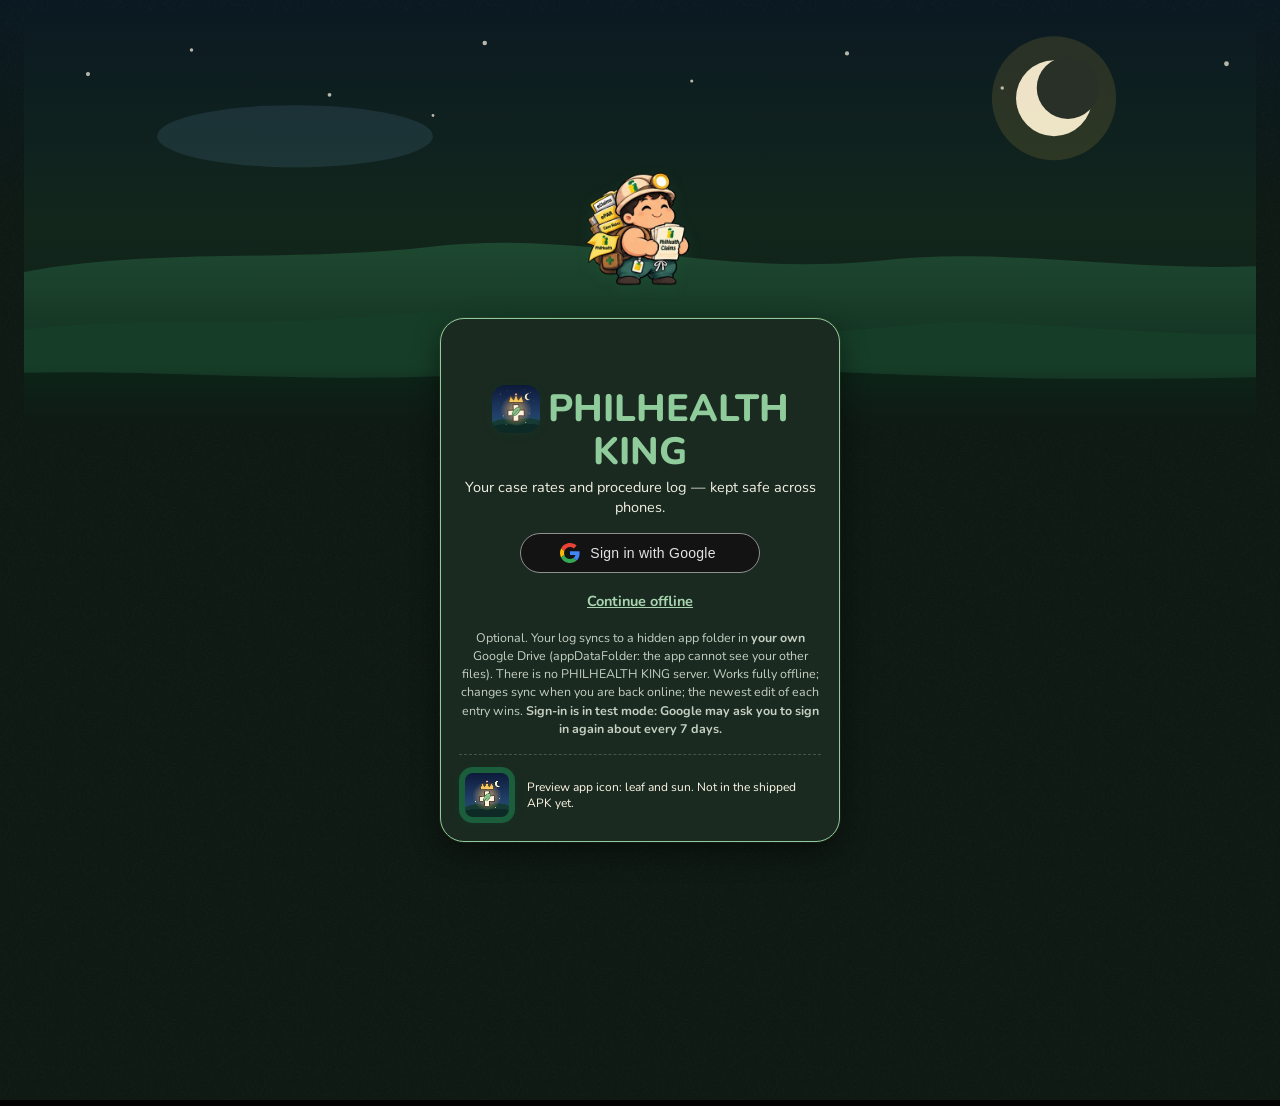
<file: index.html>
<!DOCTYPE html>
<html lang="en" style="background:#000" data-theme="dark">
<head>
<meta charset="utf-8">
<meta name="viewport" content="width=device-width, initial-scale=1, viewport-fit=cover, shrink-to-fit=no">
<meta name="theme-color" content="#000000">
<meta name="apple-mobile-web-app-capable" content="yes">
<meta name="mobile-web-app-capable" content="yes">
<meta name="apple-mobile-web-app-status-bar-style" content="black">
<meta name="apple-mobile-web-app-title" content="PHILHEALTH KING">
<meta name="application-name" content="PHILHEALTH KING">
<meta name="format-detection" content="telephone=no">
<link rel="manifest" href="manifest.webmanifest">
<link rel="apple-touch-icon" sizes="180x180" href="icons/apple-touch-icon.png">
<link rel="icon" type="image/png" sizes="32x32" href="icons/favicon-32.png">
<link rel="preload" href="fonts/Baloo2-VF.latin.ttf" as="font" type="font/ttf" crossorigin>
<link rel="preload" href="fonts/Nunito-VariableFont_wght.ttf" as="font" type="font/ttf" crossorigin>
<link rel="preload" href="fonts/MPLUSRounded1c-Bold.peso.woff2" as="font" type="font/woff2" crossorigin>

<meta name="color-scheme" content="dark">
<title>PHILHEALTH KING</title>
<link rel="manifest" href="manifest.webmanifest">
<link rel="icon" type="image/png" sizes="32x32" href="icons/icon-32.png">
<link rel="icon" type="image/png" sizes="192x192" href="icons/icon-192.png">
<link rel="apple-touch-icon" href="icons/apple-touch-icon.png">
<link rel="stylesheet" href="style.css">
<link rel="stylesheet" href="theme.css">
<link rel="stylesheet" href="pwa.css">
<link rel="stylesheet" href="motion.css">
<link rel="stylesheet" href="ghibli.css">
<link rel="stylesheet" href="scene.css">
<link rel="stylesheet" href="crew2.css">
<link rel="stylesheet" href="fonts.css">
<link rel="stylesheet" href="perf.css">
<link rel="stylesheet" href="meadow.css">
<link rel="stylesheet" href="passport.css">
<link rel="stylesheet" href="polish.css">
<link rel="stylesheet" href="banner.css">
<link rel="stylesheet" href="miner.css">
<link rel="stylesheet" href="speed.css">
<link rel="stylesheet" href="ios-safari.css">
<link rel="stylesheet" href="duo-ui.css">
<link rel="preload" as="image" href="art/miner/compact/run-sheet.webp">
<link rel="preload" as="image" href="art/miner/hero/run-sheet.webp" media="(min-width: 700px) and (hover: hover)">
<script>try{var t=localStorage.getItem("pk_theme");if(t)document.documentElement.setAttribute("data-theme",t)}catch(e){}</script>
</head>
<body>
<div id="app">
  <!-- HOME -->
  <section id="home" class="view active">
    <div class="topdock">
      <div class="win hdr">
        <div class="tb"><span class="tb-t">Case Rates</span><span class="tb-btns"><button class="tbx thm" id="themeBtn" aria-label="Toggle light/dark">&#9790;</button></span></div>
        <div class="hdr-body"><span class="logo-slot" data-ico="strawhat"></span><span class="hdr-txt"><span class="hdr-name pk-title">PHILHEALTH KING</span><span class="byline">EYE &amp; ENT case rates <span class="by-dot">·</span> <span class="by-author">donjuantwothree</span></span></span></div>
      </div>
      <div id="meadowDash" class="meadow-dash"></div>
      <div id="catmenu" class="catmenu" role="tablist"></div>
      <div class="searchrow">
        <input id="q" type="search" placeholder="Search any part: nas, h669, tonsil…" autocomplete="off" autocapitalize="off" spellcheck="false">
        <button id="scope" class="rbtn sm" title="Search scope">All</button>
        <button id="clearQ" class="rbtn sm" aria-label="Clear search">Clear</button>
      </div>
      <div id="chips" class="tabsrow" role="tablist"></div>
    </div>
    <div class="win inv">
      <div class="tb"><span class="tb-t" id="count">Inventory</span><span class="tb-btns" aria-hidden="true"><i>_</i></span></div>
      <ul id="list" class="list"></ul>
    </div>
  </section>

  <!-- DETAIL (item description popup) -->
  <section id="detail" class="view">
    <div class="win popup">
      <div class="tb"><span class="tb-t" id="dTitle">Item</span><span class="tb-btns"><button class="tbx" data-back aria-label="Close">x</button></span></div>
      <div id="dBody" class="wbody"></div>
    </div>
  </section>

  <!-- CALCULATOR (trade window) -->
  <section id="calc" class="view">
    <div class="win">
      <div class="tb"><span class="tb-t">Claim Calculator</span><span class="tb-btns" aria-hidden="true"><i>_</i><i>x</i></span></div>
      <div id="calcBody" class="wbody"></div>
    </div>
  </section>

  <!-- LOG POSE (PF log with location) -->
  <section id="log" class="view">
    <div id="logBody"></div>
  </section>

  <!-- CREW PICKER -->
  <!-- QUEST (procedure calendar) -->
  <section id="quest" class="view">
    <div id="questBody"></div>
  </section>
  <section id="locked" class="view"></section>
  <section id="places" class="view"><div id="placesBody"></div></section>
  <section id="crew" class="view">
    <div class="win">
      <div class="tb"><span class="tb-t">Cici the Legendary PhilHealth Miner</span><span class="tb-btns"><button class="tbx" data-back aria-label="Close">x</button></span></div>
      <div id="crewBody" class="wbody"></div>
    </div>
  </section>

  <!-- RULES (NPC dialogue) -->
  <section id="rules" class="view">
    <div id="rulesBody"></div>
  </section>

  <!-- ABOUT (basic info window) -->
  <section id="about" class="view">
    <div class="win">
      <div class="tb"><span class="tb-t">About this Ward</span><span class="tb-btns" aria-hidden="true"><i>_</i><i>x</i></span></div>
      <div id="aboutBody" class="wbody"></div>
    </div>
  </section>
  <section id="welcome" class="view"><div id="welcomeBody"></div></section>
</div>
<nav id="tabs" class="menubar">
  <a href="#/" data-tab="home"><span class="slot" data-ico="jolly"></span><span class="ml">Rates</span></a>
  <a href="#/calc" data-tab="calc"><span class="slot" data-ico="coins"></span><span class="ml">Calc</span></a>
  <a href="#/log" data-tab="log"><span class="slot" data-ico="logpose"></span><span class="ml">Log Pose</span></a>
  <a href="#/about" data-tab="about"><span class="slot" data-ico="strawhat"></span><span class="ml">About</span></a>
</nav>
<div id="toast" class="toast"></div>
<script>window.APP_VERSION="2.2.6";</script>
<script src="config.js"></script>
<script src="migrate.js"></script>
<script src="icons.js"></script>
<script src="ghibli-icons.js"></script>
<script src="store.js"></script>
<script src="lock.js"></script>
<script src="app.js"></script>
<script src="quest.js"></script>
<script src="log.js"></script>
<script src="places.js"></script>
<script src="crew.js"></script>
<script src="pwa.js"></script>
<script src="perf.js"></script>
<script src="motion.js"></script>
<script src="ghibli.js"></script>
<script src="scene-baked.js"></script>
<script src="scene.js"></script>
<script src="sync.js"></script>
<script src="widget.js"></script>
<script src="meadow.js"></script>
<script src="pk-duo-align.js"></script>
</body>
</html>
</file>
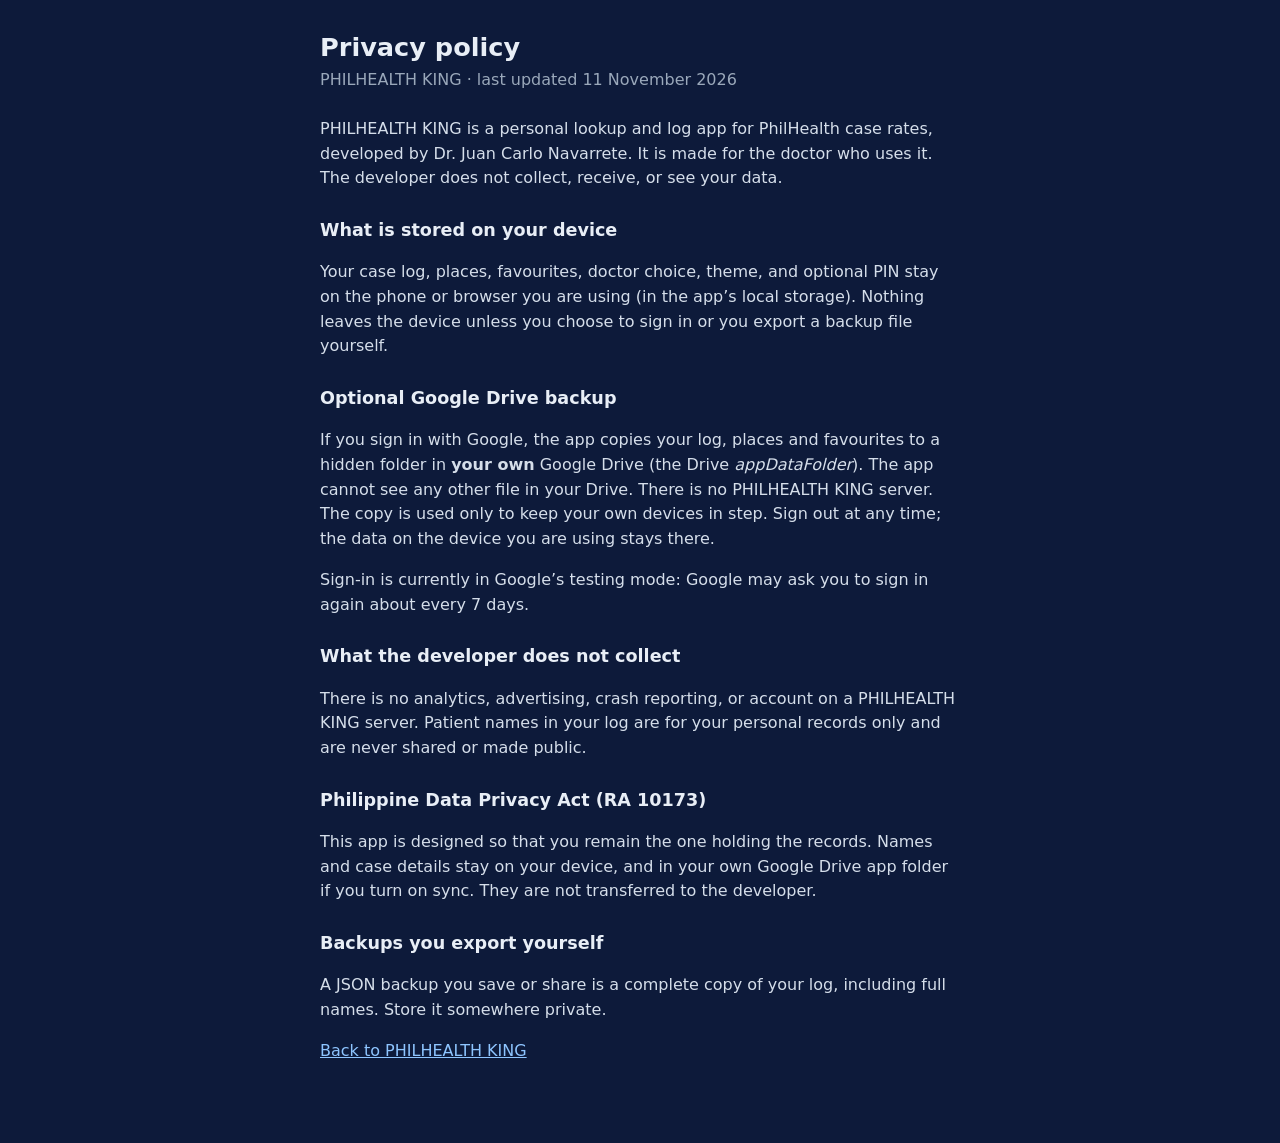
<file: privacy-policy.html>
<!DOCTYPE html>
<html lang="en">
<head>
<meta charset="utf-8">
<meta name="viewport" content="width=device-width, initial-scale=1">
<title>Privacy policy · PHILHEALTH KING</title>
<style>
  :root { color-scheme: dark; }
  body { margin: 0; font: 16px/1.55 system-ui, -apple-system, "Segoe UI", sans-serif; color: #e8eef6; background: #0d1a3a; }
  main { max-width: 40rem; margin: 0 auto; padding: 2rem 1.25rem 4rem; }
  h1 { font-size: 1.6rem; line-height: 1.25; margin: 0 0 .25rem; }
  h2 { font-size: 1.1rem; margin: 1.6rem 0 .4rem; }
  p, li { color: #d5deea; }
  .sub { color: #9aa8ba; margin: 0 0 1.5rem; }
  a { color: #8ec5ff; }
  ul { padding-left: 1.2rem; }
</style>
</head>
<body>
<main>
  <h1>Privacy policy</h1>
  <p class="sub">PHILHEALTH KING · last updated 11 November 2026</p>
  <p>PHILHEALTH KING is a personal lookup and log app for PhilHealth case rates, developed by Dr. Juan Carlo Navarrete. It is made for the doctor who uses it. The developer does not collect, receive, or see your data.</p>

  <h2>What is stored on your device</h2>
  <p>Your case log, places, favourites, doctor choice, theme, and optional PIN stay on the phone or browser you are using (in the app’s local storage). Nothing leaves the device unless you choose to sign in or you export a backup file yourself.</p>

  <h2>Optional Google Drive backup</h2>
  <p>If you sign in with Google, the app copies your log, places and favourites to a hidden folder in <strong>your own</strong> Google Drive (the Drive <em>appDataFolder</em>). The app cannot see any other file in your Drive. There is no PHILHEALTH KING server. The copy is used only to keep your own devices in step. Sign out at any time; the data on the device you are using stays there.</p>
  <p>Sign-in is currently in Google’s testing mode: Google may ask you to sign in again about every 7 days.</p>

  <h2>What the developer does not collect</h2>
  <p>There is no analytics, advertising, crash reporting, or account on a PHILHEALTH KING server. Patient names in your log are for your personal records only and are never shared or made public.</p>

  <h2>Philippine Data Privacy Act (RA 10173)</h2>
  <p>This app is designed so that you remain the one holding the records. Names and case details stay on your device, and in your own Google Drive app folder if you turn on sync. They are not transferred to the developer.</p>

  <h2>Backups you export yourself</h2>
  <p>A JSON backup you save or share is a complete copy of your log, including full names. Store it somewhere private.</p>

  <p><a href="./">Back to PHILHEALTH KING</a></p>
</main>
</body>
</html>
</file>
<file: style.css>
/* RO-inspired "classic game window" theme; UI font now set in fonts.css (v2.2.0) (original CSS; no third-party game assets).
   Page stays true black; windows are pale panels. Contrast checked by tools/contrast.py */
:root{
  --bg:#000;
  --win:#f4f6fb; --win2:#eef2fa; --row-alt:#e8edf7; --line:#8793ad; --line-d:#4d5a78; --line-l:#ffffff;
  --ink:#1b2238; --mut:#465070; --id:#1f4f9e; --zeny:#6e4a00; --teal:#00695c; --bad:#a3201a;
  --tb1:#dcefff; --tb2:#8ab8ec; --tb-ink:#0c1a3a;
  --tab:#c9d3e6; --tab-ink:#1b2238;
  --warn-bg:#fff1d6; --warn-ink:#6b3a00; --warn-line:#c98a2c;
  --px:"Nunito UI","PK Peso",system-ui,sans-serif;
  color-scheme:dark;
}
*{box-sizing:border-box;-webkit-tap-highlight-color:transparent}
html,body{margin:0;padding:0;background:var(--bg);color:var(--ink);font-family:Roboto,system-ui,-apple-system,"Segoe UI",sans-serif;font-size:15px}
body{padding-bottom:74px}
.view{display:none;min-height:100vh;background:var(--bg);padding:8px 8px 12px}
.view.active{display:block}
.pix{display:block;image-rendering:pixelated}

/* ---------- window chrome ---------- */
.win{background:linear-gradient(var(--win),var(--win2));border:1px solid var(--line-d);border-radius:5px;box-shadow:inset 1px 1px 0 var(--line-l),inset -1px -1px 0 #c3cbe0,0 2px 0 rgba(255,255,255,.06);margin-bottom:10px;overflow:hidden}
.tb{display:flex;align-items:center;gap:6px;height:24px;padding:0 4px 0 8px;background:linear-gradient(180deg,var(--tb1) 0%,#b9d9fb 45%,var(--tb2) 100%);border-bottom:1px solid var(--line-d);color:var(--tb-ink)}
.tb-t{flex:1;font-family:var(--px);font-size:18px;font-weight:400;letter-spacing:.3px;white-space:nowrap;overflow:hidden;text-overflow:ellipsis;text-shadow:0 1px 0 rgba(255,255,255,.6)}
.tb-btns{display:flex;gap:3px}
.tb-btns i,.tbx{display:inline-flex;align-items:center;justify-content:center;width:16px;height:16px;font-style:normal;font-family:var(--px);font-size:16px;line-height:1;color:var(--tb-ink);background:linear-gradient(#ffffff,#c9d6ea);border:1px solid var(--line-d);border-radius:2px;padding:0}
.tbx{width:22px;height:18px;font-size:13px;cursor:pointer}
.tbx:active{background:linear-gradient(#c9d6ea,#ffffff)}
.wbody{padding:10px}

/* ---------- buttons ---------- */
.rbtn{font-family:var(--px);font-size:18px;font-weight:400;color:var(--ink);background:linear-gradient(#ffffff 0%,#e3e9f4 50%,#cdd6e7 100%);border:1px solid var(--line-d);border-radius:3px;padding:5px 12px;min-height:30px;box-shadow:inset 1px 1px 0 #fff,inset -1px -1px 0 #aab5cc;cursor:pointer;white-space:nowrap}
.rbtn:active,.rbtn.on{background:linear-gradient(#cdd6e7,#e3e9f4 60%,#f4f7fc);box-shadow:inset 1px 1px 2px rgba(20,30,60,.45);padding:6px 11px 4px 13px}
.rbtn.sm{font-size:13px;padding:4px 9px;min-height:28px}
.rbtn[disabled]{color:#555d70;border-style:dashed;background:#e3e7ef;box-shadow:none;cursor:default}
.btnrow{display:flex;gap:6px;flex-wrap:wrap;justify-content:flex-end;margin-top:10px}
.btnrow.left{justify-content:flex-start}

/* ---------- home ---------- */
.topdock{position:sticky;top:0;z-index:6;background:var(--bg);padding-top:0;margin:-8px -8px 0;padding:8px 8px 0}
.hdr{margin-bottom:6px}
.hdr-body{padding:4px 10px 5px}
.byline{font-size:13px;color:var(--mut);font-style:italic}
.searchrow{display:flex;gap:6px;align-items:center;margin-bottom:6px}
#q{flex:1;min-width:0;font-size:15px;color:var(--ink);background:#fff;border:1px solid var(--line-d);border-radius:3px;padding:8px 10px;box-shadow:inset 1px 1px 2px rgba(20,30,60,.25);outline:none}
#q::placeholder{color:#5d6680}
#q:focus{border-color:#1f4f9e;box-shadow:inset 1px 1px 2px rgba(20,30,60,.25),0 0 0 2px #7fb0ea}
#q::-webkit-search-cancel-button{display:none}
#clearQ{display:none}
.tabsrow{display:flex;gap:2px;overflow-x:auto;padding:0 2px;scrollbar-width:none;border-bottom:1px solid var(--line-d)}
.tabsrow::-webkit-scrollbar{display:none}
.tab{flex:0 0 auto;font-family:var(--px);font-size:17px;color:var(--tab-ink);background:linear-gradient(#dfe6f3,var(--tab));border:1px solid var(--line-d);border-bottom:0;border-radius:5px 5px 0 0;padding:6px 10px 5px;cursor:pointer;white-space:nowrap;margin-top:3px}
.tab.on{background:var(--win);margin-top:0;padding-bottom:8px;font-weight:700;position:relative;top:1px}
.inv{margin-top:8px}
.list{list-style:none;margin:0;padding:0}
.row{display:flex;gap:9px;align-items:flex-start;padding:7px 8px;border-bottom:1px solid #d3dae8;cursor:pointer;background:transparent}
.row:nth-child(even){background:rgba(200,212,235,.28)}
.row:active{background:#cfe2fb}
.slot{flex:0 0 auto;width:32px;height:32px;display:flex;align-items:center;justify-content:center;background:linear-gradient(#ffffff,#dde4f1);border:1px solid var(--line);border-radius:3px;box-shadow:inset 1px 1px 0 #fff,inset -1px -1px 0 #b8c2d8}
.row .mid{flex:1;min-width:0}
.row .idl{font-family:var(--px);font-size:17px;color:var(--id);font-weight:400}
.row .desc{font-size:13.5px;line-height:1.3;color:var(--ink);margin-top:1px}
.row .sub{font-size:12.5px;color:var(--mut);margin-top:2px}
.row .amts{text-align:right;flex:0 0 auto}
.row .amt{font-family:var(--px);font-size:19px;font-weight:400;color:var(--zeny);white-space:nowrap}
.row .amt2{font-size:12.5px;color:var(--mut);white-space:nowrap;margin-top:2px}
.bl{display:inline-block;font-family:var(--px);font-size:15.5px;line-height:1;padding:2px 4px;border:1px solid var(--warn-line);color:var(--warn-ink);background:var(--warn-bg);border-radius:2px;margin-left:4px;vertical-align:1px}
.ok2{border-color:#3d8f84;color:var(--teal);background:#e1f4f1}
.fav{color:#8a6400}
.empty{padding:26px 16px;text-align:center;color:var(--mut)}

/* ---------- detail popup ---------- */
.popup{margin-top:4px}
.ihead{display:flex;gap:10px;align-items:flex-start}
.ihead .slot{width:44px;height:44px}
.iname{font-size:15px;line-height:1.35;font-weight:600;color:var(--ink)}
.iid{font-family:var(--px);font-size:18px;color:var(--id);margin-bottom:2px}
.stats{margin-top:10px;border:1px solid var(--line);border-radius:3px;background:#fff;padding:4px 8px}
.st{display:flex;gap:6px;padding:5px 0;border-bottom:1px dotted #b5bfd4;font-size:14px;line-height:1.35}
.st:last-child{border-bottom:0}
.st .k{font-family:var(--px);font-size:18px;line-height:1.1;flex:0 0 118px;color:var(--mut)}
.st .c{color:var(--mut)}
.st .v{flex:1;color:var(--ink);font-weight:600;word-break:break-word}
.st .v.z{font-family:var(--px);color:var(--zeny);font-size:19px}
.st .v.bad{color:var(--bad)}
.st.sub .k{padding-left:12px}
.note{margin-top:10px;font-size:13.5px;line-height:1.4;color:var(--ink)}
.warnbox{background:var(--warn-bg);border:1px solid var(--warn-line);border-radius:3px;padding:8px 10px;font-size:13.5px;line-height:1.4;color:var(--warn-ink);margin-top:10px}
.warnbox b{font-family:var(--px);font-weight:400;font-size:17px}
.disc{font-size:13px;color:var(--mut);line-height:1.4;margin:10px 0 0}

/* ---------- calculator / trade ---------- */
.deal{display:flex;flex-direction:column;gap:8px}
.dslot{border:1px solid var(--line);background:#fff;border-radius:3px;padding:8px}
.dslot h3{margin:0 0 6px;font-family:var(--px);font-size:18px;font-weight:400;color:var(--id)}
.sel{display:flex;gap:9px;align-items:flex-start}
.sel .t{flex:1;font-size:13.5px;line-height:1.35}
.sel .t b{font-family:var(--px);color:var(--id);font-weight:400}
.sel .z{font-family:var(--px);color:var(--zeny);font-size:18px;margin-top:3px}
.picker input{width:100%;font-size:15px;color:var(--ink);background:#fff;border:1px solid var(--line-d);border-radius:3px;padding:8px 10px;box-shadow:inset 1px 1px 2px rgba(20,30,60,.25);outline:none}
.picker input::placeholder{color:#5d6680}
.dd{list-style:none;margin:4px 0 0;padding:0;max-height:250px;overflow-y:auto;border:1px solid var(--line);border-radius:3px;background:var(--win)}
.dd li{display:flex;gap:7px;align-items:center;padding:6px 7px;border-bottom:1px solid #d3dae8;font-size:13px;cursor:pointer}
.dd li:active{background:#cfe2fb}
.dd li .slot{width:26px;height:26px}
.dd li b{font-family:var(--px);color:var(--id);font-weight:400}
.dd li .r{margin-left:auto;white-space:nowrap;font-family:var(--px);color:var(--zeny)}
.hint{font-size:13px;color:var(--mut);line-height:1.4;margin:6px 0 0}
.totals{border:1px solid var(--line-d);border-radius:3px;background:#fffdf5;padding:6px 8px}
.tbl{width:100%;border-collapse:collapse;font-size:13.5px}
.tbl th,.tbl td{padding:5px 3px;text-align:right;border-bottom:1px dotted #b5bfd4;white-space:nowrap}
.tbl th:first-child,.tbl td:first-child{text-align:left}
.tbl th{font-family:var(--px);font-size:17px;color:var(--mut);font-weight:400}
.tbl td{font-family:var(--px);font-size:18px}
.tbl tr.tot td{color:var(--zeny);font-weight:700;border-top:2px solid var(--line-d);border-bottom:0;font-size:15px}
.tbl td.nosec{font-family:inherit;font-size:13px;color:var(--mut);text-align:left}

/* ---------- NPC dialogue ---------- */
.npc{position:relative;margin-top:26px;background:linear-gradient(var(--win),var(--win2));border:1px solid var(--line-d);border-radius:6px;box-shadow:inset 1px 1px 0 #fff,inset -1px -1px 0 #c3cbe0;padding:14px 12px 10px}
.npc .ntag{position:absolute;top:-14px;left:10px;display:flex;align-items:center;gap:6px;font-family:var(--px);font-size:18px;font-weight:400;color:var(--tb-ink);background:linear-gradient(var(--tb1),var(--tb2));border:1px solid var(--line-d);border-radius:3px;padding:3px 8px}
.npc .ntag .pix{width:16px;height:16px}
.npc .ntxt{min-height:260px;font-size:14.5px;line-height:1.5;color:var(--ink)}
.npc .ntxt .h{font-family:var(--px);font-size:19px;font-weight:400;color:var(--id);margin-bottom:6px}
.q{border-left:3px solid #7fa6de;padding:3px 0 3px 9px;margin:8px 0;font-style:italic}
.src{display:block;font-style:normal;font-size:12.5px;color:var(--mut);margin-top:3px}
.nfoot{display:flex;align-items:center;gap:6px;margin-top:10px}
.nfoot .pg{flex:1;font-family:var(--px);font-size:17px;color:var(--mut)}
.caret{display:inline-block;animation:blink 1s steps(2) infinite;color:var(--id);font-family:var(--px)}
@keyframes blink{50%{opacity:0}}

/* ---------- about / basic info ---------- */
.binfo{display:flex;gap:10px;align-items:center}
.binfo .portrait{width:64px;height:64px;flex:0 0 auto;display:flex;align-items:center;justify-content:center;background:linear-gradient(#ffffff,#d6e2f4);border:1px solid var(--line-d);border-radius:3px}
.binfo .portrait .pix{width:48px;height:48px}
.dev{font-family:var(--px);font-size:21px;font-weight:400;color:var(--id);line-height:1.25}
.devsub{font-size:13px;color:var(--mut);margin-top:2px}
.grid{margin-top:10px;border:1px solid var(--line);border-radius:3px;background:#fff}
.grid .st{padding:6px 8px}
.sec{font-family:var(--px);font-size:18px;font-weight:400;color:var(--id);margin:12px 0 4px}
a.lnk{color:var(--id);font-weight:700}

/* ---------- menu bar ---------- */
.menubar{position:fixed;left:6px;right:6px;bottom:6px;height:60px;display:flex;gap:4px;padding:4px;background:linear-gradient(var(--win),#dfe6f3);border:1px solid var(--line-d);border-radius:5px;box-shadow:inset 1px 1px 0 #fff;z-index:10;margin-bottom:env(safe-area-inset-bottom)}
.menubar a{flex:1;display:flex;flex-direction:column;align-items:center;justify-content:center;gap:2px;text-decoration:none;color:var(--ink);border-radius:3px;border:1px solid transparent}
.menubar a .slot{width:30px;height:30px}
.menubar a .ml{font-family:var(--px);font-size:17px;line-height:1}
.menubar a.on{background:#cfe2fb;border-color:var(--line)}
.menubar a.on .ml{font-weight:700;color:var(--id)}

/* ---------- feedback ---------- */
.toast{position:fixed;left:50%;bottom:80px;transform:translateX(-50%);font-family:var(--px);font-size:18px;background:linear-gradient(var(--win),var(--win2));color:var(--ink);border:1px solid var(--line-d);border-radius:4px;padding:7px 14px;box-shadow:0 2px 0 rgba(0,0,0,.4);opacity:0;transition:opacity .15s;pointer-events:none;z-index:20}
.toast.show{opacity:1}
.spark{position:fixed;width:4px;height:4px;background:#fff6b0;box-shadow:0 0 0 1px #e0b000;pointer-events:none;z-index:30;animation:spk .45s steps(4) forwards}
@keyframes spk{to{transform:translate(var(--dx),var(--dy));opacity:0}}
@media (prefers-reduced-motion:reduce){.spark,.caret{animation:none;display:none}}

/* Amounts and codes use the clean sans (tabular digits) so 5/S, 0/O, 1/7 are never ambiguous. */
.row .idl,.row .amt,.st .v.z,.tbl td,.dd li b,.dd li .r,.sel .t b,.sel .z,.iid{font-family:Roboto,system-ui,-apple-system,"Segoe UI",sans-serif;font-variant-numeric:tabular-nums}
.row .amt{font-size:15px;font-weight:700}
.row .idl{font-size:13px;font-weight:700;letter-spacing:.2px}
.st .v.z{font-size:14.5px;font-weight:700}
.tbl td{font-size:13.5px}
.tbl tr.tot td{font-size:14.5px}

/* ---------- v1.2.0 additions ---------- */
.hdr-body{display:flex;align-items:center;gap:8px;padding:5px 10px 6px}
.logo-slot{flex:0 0 auto;width:38px;height:38px;display:flex;align-items:center;justify-content:center;background:#fff;border:1px solid var(--line);border-radius:4px;box-shadow:inset 1px 1px 0 #fff,inset -1px -1px 0 #c3cbe0}
.logo-slot img{width:32px;height:32px;object-fit:contain}
.hdr-txt{display:flex;flex-direction:column;min-width:0}
.hdr-name{font-family:var(--px);font-size:20px;color:var(--id);line-height:1}
.catmenu{display:grid;grid-template-columns:repeat(3,1fr);gap:4px;margin-bottom:6px}
.cat{display:flex;flex-direction:column;align-items:center;gap:1px;padding:4px 2px 3px;background:linear-gradient(#ffffff,#dde4f1);border:1px solid var(--line-d);border-radius:4px;box-shadow:inset 1px 1px 0 #fff,inset -1px -1px 0 #aab5cc;cursor:pointer;color:var(--ink)}
.cat .pix{width:20px;height:20px}
.cat .cl{font-family:var(--px);font-size:15px;line-height:1;white-space:nowrap}
.cat .cn{font-size:11.5px;color:var(--mut);font-variant-numeric:tabular-nums;line-height:1.1}
.cat.on{background:linear-gradient(#cfe2fb,#eaf3ff);box-shadow:inset 1px 1px 2px rgba(20,30,60,.45);border-color:#1f4f9e}
.cat.on .cl{color:var(--id)}
.kind{display:inline-block;font-size:11px;font-weight:700;line-height:1;padding:2px 4px;border-radius:2px;margin-right:4px;vertical-align:1px;border:1px solid}
.kind.RVS{color:#1f4f9e;border-color:#7fa6de;background:#eaf2ff}
.kind.ICD{color:#6a1b7a;border-color:#b98ac4;background:#f6ecf8}
.kind.PKG{color:#6e4a00;border-color:#c9a45a;background:#fff5de}
.xl{font-size:12px;color:var(--mut);margin-left:4px}
.sup{text-decoration:line-through;color:var(--mut)!important}
.pkgs{margin-top:10px;border:1px solid var(--line);border-radius:3px;background:#fff}
.pkgs .st{padding:6px 8px;cursor:pointer}
.pkgs .st .k{flex:0 0 92px;font-family:Roboto,system-ui,sans-serif;font-size:13px;font-weight:700;color:var(--id)}
.srchead{padding:6px 8px;font-size:13px;color:var(--mut);border-bottom:1px solid #d3dae8}
.selpkg{width:100%;margin-top:6px;font-size:14px;padding:7px;border:1px solid var(--line-d);border-radius:3px;background:#fff;color:var(--ink)}
@media (max-width:370px){.cat .cl{font-size:13px}.catmenu{gap:3px}}
/* v1.2.1 calculator type-ahead */
.pkrow{display:flex;gap:6px;align-items:stretch}
.pkrow input{flex:1;min-width:0;min-height:44px}
.pkrow .pkx{min-height:44px}
.dd{max-height:min(52vh,420px);-webkit-overflow-scrolling:touch}
.dd li.ddr{min-height:52px;align-items:center;padding:7px 8px}
.ddm{flex:1;min-width:0}
.ddc{font-size:13px;line-height:1.2}
.ddc b{font-size:15px}
.ddcat{font-size:11.5px;color:var(--mut)}
.ddd{font-size:12.5px;line-height:1.3;color:var(--ink);display:-webkit-box;-webkit-line-clamp:2;-webkit-box-orient:vertical;overflow:hidden}
.dda{display:flex;flex-direction:column;align-items:flex-end;gap:3px;margin-left:6px}
.dda .r{font-size:14px}
.el{display:inline-block;font-size:11px;font-weight:700;line-height:1;padding:3px 5px;border-radius:2px;border:1px solid;white-space:nowrap;font-family:Roboto,system-ui,-apple-system,sans-serif}
.el.ok{color:#0b5d1e;background:#e3f5e6;border-color:#7cbf8a}
.el.no{color:#8a1c14;background:#fdeceb;border-color:#e0a09a}
.dd li.ddh{cursor:default;font-size:12.5px;color:var(--mut);background:#eef2fa;min-height:0}
.dd li.ddh.bad{color:#8a1c14;font-weight:700;background:#fdeceb}
.dd li.blk{background:#f1f2f5;cursor:not-allowed}
.dd li.blk .ddd,.dd li.blk .ddc b{color:#465070}
.sel.blk .t{color:#465070}
.blockbox{margin-top:6px;border:1px solid #e0a09a;background:#fdeceb;color:#7a1510;border-radius:3px;padding:7px 9px;font-size:13px;line-height:1.35}
.tbx.big{min-width:36px;min-height:36px}
#swap{min-height:40px}
/* v1.2.1 Waximus mascot (original pixel art; container never takes taps) */
.wx{position:fixed;left:0;top:0;width:48px;height:64px;z-index:12;pointer-events:none;will-change:transform;transition:opacity .25s}
.wx.away{opacity:.25}
.wx.poof{animation:wxpoof .25s steps(3)}
@keyframes wxpoof{from{opacity:0}to{opacity:1}}
.wxs{position:relative;display:block;width:44px;height:68px;padding:0;margin:0;border:0;background:transparent;pointer-events:auto;cursor:pointer;-webkit-tap-highlight-color:transparent;transform-origin:50% 100%}
.wxi{position:absolute;inset:0;background:center bottom/auto 100% no-repeat;filter:drop-shadow(0 1px 0 rgba(0,0,0,.35));pointer-events:none}
.wx.flip .wxi{transform:scaleX(-1)}
/* v1.3.1 poses from one image: idle breathing bob, walk step bob + tilt, sit squash (legs hang over the title bar) */
.wx[data-pose=idle] .wxs{animation:wxbreath 2.6s ease-in-out infinite}
.wx[data-pose=walk] .wxs{animation:wxstep .5s linear infinite}
.wx[data-pose=sit] .wxs{transform-origin:50% 62%;transform:scale(1.03,.94)}
@keyframes wxbreath{0%,100%{transform:translateY(0) scale(1,1)}50%{transform:translateY(-1px) scale(1.012,.985)}}
@keyframes wxstep{0%,100%{transform:translateY(0) rotate(-3deg)}25%,75%{transform:translateY(-3px) rotate(0)}50%{transform:translateY(0) rotate(3deg)}}
.wxs:focus-visible{outline:2px dashed #7fb0ea;outline-offset:2px}
.wx.hop .wxs{animation:wxhop .45s steps(5)}
@keyframes wxhop{0%{translate:0 0}40%{translate:0 -14px}70%{translate:0 -4px}100%{translate:0 0}}
.wxb{position:fixed;display:none;z-index:13;font-size:14px;box-shadow:0 2px 0 rgba(0,0,0,.45)}
.wxb .wxt{padding:8px 10px;color:var(--ink);line-height:1.35;background:linear-gradient(var(--win),var(--win2))}
.wxb .tb-t{font-size:16px}
.mset{display:flex;align-items:center;gap:10px;margin:10px 0;padding:8px 10px;border:1px solid var(--line);border-radius:3px;background:#fff;min-height:44px;font-size:14px;color:var(--ink);cursor:pointer}
.mset input{width:22px;height:22px;accent-color:#1f4f9e}
@media (prefers-reduced-motion: reduce){.wx.hop .wxs,.wx.poof,.wx[data-pose] .wxs{animation:none}}
.blockbox b{font-family:var(--px);font-weight:400;font-size:16px}
/* v1.2.2 favorites: star toggles everywhere (48px-ish touch targets), all-sections Fav view */
.star{display:inline-flex;align-items:center;justify-content:center;width:40px;height:36px;padding:0;border:1px solid transparent;border-radius:3px;background:transparent;color:#5d6680;font-size:22px;line-height:1;cursor:pointer;font-family:system-ui,sans-serif;-webkit-tap-highlight-color:transparent}
.star.on{color:#8a5a00}
.star:active{background:#cfe2fb;border-color:var(--line)}
.star:focus-visible{outline:2px dashed #1f4f9e}
.row .amts .rstar{margin:2px -6px -6px auto;display:flex}
.dd li .ddstar{flex:0 0 auto;width:36px;height:40px;margin:-4px 0}
.sel .selstar{flex:0 0 auto;margin-top:-4px}
.favgrp{list-style:none;padding:6px 10px;font-family:var(--px);font-size:17px;color:var(--id);background:#e3e9f5;border-bottom:1px solid var(--line)}
.favempty{line-height:1.5;padding:18px 14px!important}
/* ---------- v1.3.0 Profile tab (original CSS pixel effects; RO-inspired windows, no game assets) ---------- */
.wx{width:auto;height:auto}
.menubar a .ml{font-size:16px}
@media (max-width:370px){.menubar a .ml{font-size:14px}.menubar{gap:2px}}
.ptabs{margin:6px 6px 0}
.pbody{padding:10px 8px}
.charset{display:grid;gap:6px;margin:0 0 10px;padding:8px;border:1px solid var(--line);background:#fff;border-radius:3px}
.about-char{margin-top:8px}
.csrow{display:flex;align-items:center;gap:8px}
.csl{flex:0 0 74px;font-family:var(--px);font-size:17px;color:var(--mut)}
.seg{display:flex;flex:1;min-width:0}
.segb{flex:1;min-height:40px;font-family:var(--px);font-size:17px;border:1px solid var(--line-d);background:linear-gradient(#fff,#dde4f1);color:var(--ink);padding:2px 6px;cursor:pointer}
.segb+.segb{border-left:0}
.segb:first-child{border-radius:3px 0 0 3px}.segb:last-child{border-radius:0 3px 3px 0}
.segb.on{background:#cfe2fb;color:#0c2f6e;font-weight:700;box-shadow:inset 1px 1px 2px rgba(20,30,60,.4)}
.segb[disabled]{color:#555d70;background:#e3e7ef;border-style:dashed;cursor:not-allowed}
.pcname{flex:1;min-width:0;min-height:40px;font-size:15px;padding:6px 8px;border:1px solid var(--line-d);border-radius:3px;color:var(--ink);background:#fff}
/* procedures */
.psum{display:flex;justify-content:space-between;gap:8px;font-size:14px;color:var(--ink);padding:2px 2px 6px;border-bottom:1px dotted #b5bfd4}
.zz{color:var(--zeny);font-weight:700;font-variant-numeric:tabular-nums;white-space:nowrap}
.pform,.pbackup{margin-top:8px}
.pform .sel{margin-bottom:8px}
.pfrow{display:flex;align-items:center;gap:8px;margin:8px 0;flex-wrap:wrap}
.pfrow.col{flex-direction:column;align-items:stretch;gap:4px}
.pfrow label,.pfrow .lbl{flex:0 0 86px;font-family:var(--px);font-size:17px;color:var(--mut)}
.pfrow input[type=date],.pfrow input[type=text]{flex:1;min-height:42px;font-size:15px;padding:6px 8px;border:1px solid var(--line-d);border-radius:3px;background:#fff;color:var(--ink)}
.pfv{font-size:18px;color:var(--zeny);font-variant-numeric:tabular-nums}
.pfs{font-size:12.5px;color:var(--mut)}
.phi{color:#6b3a00;background:var(--warn-bg);border:1px solid var(--warn-line);border-radius:3px;padding:5px 7px}
.ddcat.bad2{color:#8a1c14;font-weight:700}
.plist{list-style:none;margin:10px 0 0;padding:0;border:1px solid var(--line);border-radius:3px;background:#fff}
.pmon,.ptot{display:flex;justify-content:space-between;padding:6px 8px;font-family:var(--px);font-size:17px;color:var(--id);background:#e3e9f5;border-bottom:1px solid var(--line)}
.ptot{border-top:2px solid var(--line-d);border-bottom:0;background:#fffdf5;color:var(--ink)}
.prow{display:flex;gap:8px;align-items:flex-start;padding:7px 8px;border-bottom:1px solid #d3dae8}
.pd{flex:0 0 34px;text-align:center;font-size:18px;font-weight:700;color:var(--ink);line-height:1}
.pd small{display:block;font-size:11px;font-weight:400;color:var(--mut)}
.pm{flex:1;min-width:0}
.pc{font-size:14px;color:var(--id)}
.pds{font-size:12.5px;line-height:1.3;color:var(--ink)}
.pn{font-size:12.5px;color:var(--mut);font-style:italic;margin-top:2px}
.pas{display:inline-block;font-size:11px;font-weight:700;padding:1px 4px;border-radius:2px;border:1px solid #7fa6de;color:#1f4f9e;background:#eaf2ff}
.pas.as2{border-color:#3d8f84;color:#00695c;background:#e1f4f1}
.pa{display:flex;flex-direction:column;align-items:flex-end;gap:4px}
.pbtns{display:flex;gap:4px}
.pbtns .rbtn.sm{min-height:34px;min-width:44px}
.rbtn.pdel{color:#8a1c14}
.pmodal{position:fixed;inset:0;z-index:40;background:rgba(0,0,0,.55);display:flex;align-items:center;justify-content:center;padding:16px}
.pmodal .win{width:min(360px,100%);margin:0}
.pmodal p{margin:0;font-size:14.5px;line-height:1.45;color:var(--ink)}
/* status */
.stwin{border:1px solid var(--line-d);border-radius:4px;background:linear-gradient(#fbfcff,#eef2fa);padding:8px}
.sthead{display:flex;gap:10px;align-items:center;padding-bottom:8px;border-bottom:1px dotted #b5bfd4}
.stportrait{flex:0 0 auto;width:72px;height:92px;overflow:hidden;display:flex;justify-content:center;background:linear-gradient(#ffffff,#d6e2f4);border:1px solid var(--line-d);border-radius:3px}
.stportrait .eqfig{margin-top:2px}
.stname{font-family:var(--px);font-size:24px;color:var(--id);line-height:1}
.stjob,.strf{font-size:14px;color:var(--ink);margin-top:3px}
.stsm{font-size:12px;color:var(--mut)}
.rfv{color:#1f4f9e;font-size:17px}
.stgrid{display:grid;grid-template-columns:1fr 1fr;gap:4px;margin-top:8px}
.stc{display:flex;flex-direction:column;padding:5px 7px;background:#fff;border:1px solid var(--line);border-radius:3px}
.stc .k,.sbox .k{font-family:var(--px);font-size:16px;color:var(--mut);line-height:1.1}
.stc .v{font-size:15px;font-weight:700;color:var(--ink);font-variant-numeric:tabular-nums}
.stats2{display:grid;grid-template-columns:repeat(4,1fr);gap:4px;margin-top:6px}
.sbox{display:flex;justify-content:space-between;align-items:center;padding:5px 7px;background:#fff;border:1px solid var(--line);border-radius:3px}
.sbox .v{font-weight:700;color:var(--ink)}
.rfbar{margin-top:8px}
.rfl{display:flex;justify-content:space-between;font-family:var(--px);font-size:17px;color:var(--ink)}
.bar{height:14px;border:1px solid var(--line-d);border-radius:2px;background:#dfe5f0;box-shadow:inset 1px 1px 2px rgba(20,30,60,.3);overflow:hidden}
.bar i{display:block;height:100%;background:linear-gradient(#9fe08a,#3f9e4a);box-shadow:inset 0 1px 0 rgba(255,255,255,.6)}
.rfn{font-size:13px;color:var(--ink);margin-top:3px}
/* equipment window */
.eqwin{display:grid;grid-template-columns:1fr auto 1fr;gap:5px;align-items:start;padding:6px;border:1px solid var(--line-d);border-radius:4px;background:linear-gradient(#fbfcff,#e9eef8)}
.eqcol{position:relative;z-index:2;display:flex;flex-direction:column;gap:5px;min-width:0}
.eqslot{position:relative;display:flex;gap:5px;align-items:center;text-align:left;min-height:56px;padding:4px;background:linear-gradient(#fff,#e9eef8);border:1px solid var(--line);border-radius:3px;font:inherit;color:var(--ink);cursor:pointer;box-shadow:inset 1px 1px 0 #fff}
.eqslot.on{border-color:#1f4f9e;background:#eaf3ff}
.eqt{display:flex;flex-direction:column;min-width:0}
.eqn{font-size:12.5px;line-height:1.15;font-weight:600;word-break:break-word}
.eqs{font-size:11px;color:var(--mut);margin-top:1px}
.rf{color:#1f4f9e;font-weight:700}
.iico{position:relative;flex:0 0 auto;display:inline-block;width:30px;height:30px;background:url("img/items.png") 0 0/1100% 100% no-repeat;image-rendering:pixelated;image-rendering:crisp-edges;border-radius:2px}
.iico.big{width:48px;height:48px;background-color:#fff;border:1px solid var(--line)}
.eqmid{display:flex;flex-direction:column;align-items:center;padding-top:4px}
.eqname{font-family:var(--px);font-size:20px;color:var(--id);margin-top:2px}
.eqjob{font-size:12px;color:var(--mut)}
.eqfig{position:relative}
.eqspr{position:relative;z-index:1;background:center bottom/contain no-repeat;transform-origin:50% 100%;animation:wxbreath 2.6s ease-in-out infinite}
.eqfig .aura{display:none;position:absolute;left:-14%;right:-14%;top:12%;bottom:-2%;border-radius:50%;pointer-events:none}
.eqfig .pp{display:none;position:absolute;bottom:6%;width:4px;height:4px;background:#e9d4ff;box-shadow:0 0 0 1px #9b5cff;z-index:2;animation:rise 2.2s steps(8) infinite;pointer-events:none}
@keyframes rise{0%{transform:translateY(0);opacity:0}15%{opacity:1}100%{transform:translateY(-120px);opacity:0}}
.eqdesc{margin-top:8px}
.eqdb{display:flex;gap:10px;padding:10px;font-size:14px;line-height:1.4;color:var(--ink)}
.eqdb p{margin:4px 0 0}
.eqdn{font-size:16px;font-weight:700}
.eqds{font-size:12.5px;color:var(--mut)}
.hint0{color:var(--mut)}
/* refine tier effects: +4 sparkle, +7 glow + light aura, +9 strong coloured glow + rising particles, +10 radiant rainbow/gold + shimmer */
.ge4 .eqslot::after{content:"";position:absolute;left:5px;top:5px;width:3px;height:3px;background:#fff;box-shadow:20px 18px 0 0 #fff6b0,0 0 0 1px #e0b000;opacity:0;animation:twk 1.8s steps(5) infinite;pointer-events:none}
.ge4 .eqcol .eqslot:nth-child(2n)::after{animation-delay:.6s}.ge4 .eqcol .eqslot:nth-child(3n)::after{animation-delay:1.1s}
@keyframes twk{0%,55%{opacity:0}65%{opacity:1}80%{opacity:.5}100%{opacity:0}}
.ge7 .iico{filter:drop-shadow(0 0 2px #5fb8ff)}
.ge7 .eqfig .aura{display:block;background:radial-gradient(closest-side,rgba(130,195,255,.6),rgba(130,195,255,0))}
.ge9 .iico{filter:drop-shadow(0 0 2px #fff) drop-shadow(0 0 3px #a061ff)}
.ge9 .eqfig .aura{background:radial-gradient(closest-side,rgba(175,110,255,.7),rgba(90,160,255,.3) 65%,rgba(90,160,255,0))}
.ge9 .eqfig .pp{display:block}
.ge10 .eqslot{border-color:#b98a00;box-shadow:inset 0 0 0 1px #ffe37a}
.ge10 .iico{filter:drop-shadow(0 0 2px #fff) drop-shadow(0 0 3px #ffb300);overflow:hidden}
.ge10 .iico::after{content:"";position:absolute;inset:0;background:linear-gradient(110deg,transparent 30%,rgba(255,255,255,.85) 45%,rgba(255,236,150,.6) 52%,transparent 65%) -60px 0/200% 100% no-repeat;animation:shim 2.4s steps(12) infinite}
@keyframes shim{0%{background-position:-60px 0}60%,100%{background-position:60px 0}}
.ge10 .eqfig .aura{background:conic-gradient(#ffd54a,#ff7ab8,#8a7dff,#46d7ff,#6af0a0,#ffd54a);filter:blur(7px);opacity:.8;animation:spin 6s steps(24) infinite}
.ge10 .eqfig .pp{background:#fff3b0;box-shadow:0 0 0 1px #e0a000}
.ge10 .eqspr{filter:drop-shadow(0 0 3px #ffd54a)}
@keyframes spin{to{transform:rotate(360deg)}}
.ge10 .rfv,.ge10 .rf{color:#7a4f00}
/* wandering mascot aura by tier */
.wx::before{content:"";display:none;position:absolute;left:-16px;right:-16px;top:26%;bottom:-8px;border-radius:50%;z-index:-1;pointer-events:none}
.wx.wxt4::before{display:block;background:radial-gradient(closest-side,rgba(255,250,200,.35),transparent)}
.wx.wxt7::before{display:block;background:radial-gradient(closest-side,rgba(130,195,255,.5),transparent)}
.wx.wxt9::before{display:block;background:radial-gradient(closest-side,rgba(175,110,255,.6),rgba(90,160,255,.25) 65%,transparent)}
.wx.wxt10::before{display:block;background:conic-gradient(#ffd54a,#ff7ab8,#8a7dff,#46d7ff,#6af0a0,#ffd54a);filter:blur(8px);opacity:.75;animation:spin 6s steps(24) infinite}
.wx.wxt10 .wxi{filter:drop-shadow(0 0 3px #ffd54a) drop-shadow(0 1px 0 rgba(0,0,0,.35))}
/* refine-success celebration */
.refup{position:fixed;inset:0;z-index:50;display:flex;align-items:center;justify-content:center;pointer-events:auto}
.rflash{position:absolute;inset:0;background:radial-gradient(circle,rgba(255,255,255,.95),rgba(255,236,150,.6) 40%,rgba(0,0,0,.45) 75%);animation:rfl 1.2s steps(6) forwards}
@keyframes rfl{0%{opacity:1}100%{opacity:.35}}
.rsp{position:absolute;left:50%;top:50%;width:6px;height:6px;background:#fff6b0;box-shadow:0 0 0 1px #e0b000;animation:rspa 1.1s steps(6) forwards;z-index:2}
@keyframes rspa{0%{transform:translate(0,0);opacity:1}100%{transform:translate(var(--dx),var(--dy));opacity:0}}
.rbox{position:relative;z-index:3;width:min(300px,86vw);margin:0;animation:rpop .5s steps(5)}
@keyframes rpop{0%{transform:scale(.6)}60%{transform:scale(1.08)}100%{transform:scale(1)}}
.rbox .wbody{display:flex;flex-direction:column;align-items:center;gap:4px;text-align:center}
.rtitle{font-family:var(--px);font-size:28px;color:#7a4f00;line-height:1}
.rsub{font-size:15px;color:var(--ink)}
.refup.still .rflash,.refup.still .rbox{animation:none}.refup.still .rsp{display:none}
/* reduced motion: static glows only; background: pause everything */
@media (prefers-reduced-motion:reduce){
  .ge4 .eqslot::after{animation:none;opacity:.9}
  .eqspr,.ge10 .eqfig .aura,.wx.wxt10::before,.ge10 .iico::after{animation:none}
  .ge10 .iico::after{display:none}
  .eqfig .pp,.ge9 .eqfig .pp{display:none}
  .rflash,.rbox{animation:none}.rsp{display:none}
}
html.paused *,html.paused *::before,html.paused *::after{animation-play-state:paused!important}
/* ---------- v1.3.2 character actions (original effects; only transform/opacity animate) ---------- */
#wxfx{position:fixed;left:0;right:0;top:0;bottom:calc(72px + env(safe-area-inset-bottom));overflow:hidden;pointer-events:none;z-index:11;contain:strict}
.fx{position:absolute;display:block;pointer-events:none;font-style:normal}
.wxsh,.eqsh{position:absolute;left:50%;border-radius:50%;background:radial-gradient(closest-side,rgba(20,24,40,.5),rgba(20,24,40,0));pointer-events:none;z-index:0}
.wxsh{bottom:-4px;width:36px;height:8px;margin-left:-18px}
.eqsh{bottom:-6px;width:90px;height:16px;margin-left:-45px}
.wx[data-pose=sit] .wxsh{opacity:0}
.wxsh.act-jump,.eqsh.act-jump{animation:sJump 1s ease-in-out}
@keyframes sJump{0%,30%{transform:scale(1);opacity:1}55%{transform:scale(.5);opacity:.45}78%{transform:scale(1.12);opacity:1}100%{transform:scale(1)}}
.wxs.act-jump,.eqspr.act-jump{animation:aJump 1s ease-in-out}
@keyframes aJump{0%{transform:none}16%{transform:scale(1.12,.84)}30%{transform:translateY(0) scale(.9,1.14)}55%{transform:translateY(calc(var(--jh) * -1)) scale(.96,1.06)}76%{transform:translateY(0) scale(1.14,.84)}90%{transform:scale(.97,1.03)}100%{transform:none}}
.wxs.act-sit,.eqspr.act-sit{animation:aSitIn .6s ease-out forwards,aSitB 2.8s ease-in-out .6s infinite}
@keyframes aSitIn{0%{transform:none}45%{transform:scale(1.12,.78)}to{transform:translateY(2px) scale(1.08,.82)}}
@keyframes aSitB{0%,100%{transform:translateY(2px) scale(1.08,.82)}50%{transform:translateY(2px) scale(1.1,.79)}}
.wxs.act-sitrm,.eqspr.act-sitrm{animation:none;transform:translateY(2px) scale(1.08,.82)}
.wxs.act-attack,.eqspr.act-attack{animation:aAtk2 1.75s ease-out}
@keyframes aAtk2{0%{transform:none}9%{transform:scale(1.1,.88)}12%{transform:translateX(calc(var(--dir) * var(--jh) * -.05)) scale(1)}19%{transform:translateX(calc(var(--dir) * var(--jh) * .18))}26%,80%{transform:translateX(calc(var(--dir) * var(--jh) * .14))}90%{transform:translateX(calc(var(--dir) * var(--jh) * .03))}100%{transform:none}}
.wxs.act-attackic,.eqspr.act-attackic{animation:aAtk 1.4s ease-in-out}
@keyframes aAtk{0%{transform:none}20%{transform:translateX(calc(var(--dir) * -3px)) rotate(calc(var(--dir) * -5deg))}36%{transform:translateX(calc(var(--dir) * 9px)) rotate(calc(var(--dir) * 9deg))}72%{transform:translateX(calc(var(--dir) * 7px)) rotate(calc(var(--dir) * 7deg))}100%{transform:none}}
.wxs.act-pose,.eqspr.act-pose{animation:aPose 2.2s ease-in-out}
@keyframes aPose{0%{transform:none}22%{transform:translateY(calc(var(--jh) * -.45)) rotateY(360deg)}32%{transform:scale(1.15) rotate(-6deg)}86%{transform:scale(1.15) rotate(-6deg)}100%{transform:none}}
.wxs.act-poserm,.eqspr.act-poserm{animation:none;transform:scale(1.1) rotate(-5deg)}
.fxdust{background:#d9cdb4;box-shadow:0 0 0 1px rgba(90,70,50,.35);animation:fxDust .45s steps(5) forwards}
@keyframes fxDust{0%{transform:translate(0,0);opacity:.95}100%{transform:translate(var(--dx),var(--dy)) scale(.4);opacity:0}}
.fxz{font-family:var(--px);color:#9fb6ff;text-shadow:1px 1px 0 #16204a,-1px -1px 0 #16204a,1px -1px 0 #16204a,-1px 1px 0 #16204a,2px 2px 0 rgba(0,0,0,.25);z-index:4;line-height:1;animation:fxZ 2.2s ease-out forwards}
@keyframes fxZ{0%{transform:translate(0,0) scale(.6);opacity:0}20%{opacity:1}100%{transform:translate(10px,-28px) scale(1.1);opacity:0}}
.fxz.still{animation:none}
.fxscope{width:0;height:0;transform:scaleX(var(--dir));z-index:3}
.fxscope>i{position:absolute;display:block}
.fxsi{background:url("img/items.png") 0 0/1100% 100% no-repeat;image-rendering:pixelated;image-rendering:crisp-edges;transform-origin:50% 90%;opacity:0;animation:fxSwing 1.4s ease-in-out forwards;filter:drop-shadow(0 0 1px #fff) drop-shadow(0 1px 1px rgba(0,0,0,.5))}
@keyframes fxSwing{0%{transform:rotate(-95deg);opacity:0}14%{transform:rotate(-95deg);opacity:1}30%{transform:rotate(-115deg)}44%{transform:rotate(50deg)}80%{transform:rotate(44deg);opacity:1}100%{transform:rotate(44deg);opacity:0}}
.fxscope.still .fxsi{animation:none;opacity:1;transform:rotate(35deg)}
.fxslash{border-radius:50%;border-top:4px solid rgba(255,255,255,.95);border-right:4px solid rgba(160,220,255,.6);border-left:4px solid transparent;border-bottom:4px solid transparent;opacity:0;transform:rotate(-70deg);animation:fxSlash 1.4s ease-out forwards}
@keyframes fxSlash{0%,30%{opacity:0;transform:rotate(-80deg)}38%{opacity:1}50%{opacity:.9;transform:rotate(40deg)}60%,100%{opacity:0;transform:rotate(55deg)}}
.fxbeam{opacity:0;transform-origin:0 50%}
.fxbeam.ent{left:calc(var(--s) * .55);top:calc(var(--s) * -.8);width:calc(var(--s) * 1.8);height:calc(var(--s) * .7);clip-path:polygon(0 42%,100% 0,100% 100%,0 58%);background:linear-gradient(90deg,rgba(255,250,215,1),rgba(255,214,110,.75) 45%,rgba(255,190,60,0));animation:fxBeamE 1.4s ease-out forwards}
@keyframes fxBeamE{0%,44%{opacity:0;transform:rotate(38deg) scaleX(.1)}54%{opacity:1;transform:rotate(38deg) scaleX(1)}80%{opacity:.85}100%{opacity:0;transform:rotate(38deg) scaleX(1.05)}}
.fxbeam.oph{left:calc(var(--s) * .3);top:calc(var(--s) * -.95);width:calc(var(--s) * .9);height:calc(var(--s) * .9);border-radius:50%;background:radial-gradient(circle,rgba(255,255,255,1) 0 12%,rgba(255,140,100,.95) 26%,rgba(210,40,40,.7) 48%,rgba(210,40,40,0) 70%);animation:fxBeamO 1.4s ease-out forwards}
@keyframes fxBeamO{0%,44%{opacity:0;transform:scale(.2)}56%{opacity:1;transform:scale(1.25)}80%{opacity:.8;transform:scale(1.1)}100%{opacity:0;transform:scale(1.6)}}
.fxdmg{font-family:var(--px);font-weight:400;color:#ffe14a;line-height:1;white-space:nowrap;transform:translateX(-50%);z-index:4;text-shadow:2px 0 0 #3a1d00,-2px 0 0 #3a1d00,0 2px 0 #3a1d00,0 -2px 0 #3a1d00,1px 1px 0 #3a1d00,-1px -1px 0 #3a1d00,1px -1px 0 #3a1d00,-1px 1px 0 #3a1d00;animation:fxDmg 1.1s ease-out forwards}
.fxdmg.oph{color:#ffd0c4}
.fxdmg.crit{color:#ffe14a}
@keyframes fxDmg{0%{transform:translate(-50%,6px) scale(.6);opacity:0}15%{transform:translate(-50%,0) scale(1.25);opacity:1}30%{transform:translate(-50%,-4px) scale(1)}100%{transform:translate(-50%,-34px);opacity:0}}
.fxdmg.still{animation:none}
.fxring{border-radius:50%;border:2px solid #ffe37a;box-shadow:0 0 6px #ffd54a,inset 0 0 6px #ffd54a;opacity:0;animation:fxRing 2.2s ease-out forwards;z-index:0}
@keyframes fxRing{0%,15%{opacity:0;transform:scale(.3)}30%{opacity:1;transform:scale(1)}85%{opacity:.9;transform:scale(1.05)}100%{opacity:0;transform:scale(1.2)}}
.fxring.still{animation:none;opacity:.9}
.fxburst{border-radius:50%;background:repeating-conic-gradient(rgba(255,248,210,.9) 0 7deg,rgba(255,248,210,0) 7deg 20deg);-webkit-mask-image:radial-gradient(circle,#000 18%,rgba(0,0,0,.6) 45%,transparent 70%);mask-image:radial-gradient(circle,#000 18%,rgba(0,0,0,.6) 45%,transparent 70%);opacity:0;animation:fxBurst 1.7s ease-out forwards;z-index:0}
@keyframes fxBurst{0%{opacity:0;transform:scale(.2) rotate(0)}18%{opacity:1;transform:scale(1) rotate(20deg)}70%{opacity:.7;transform:scale(1.05) rotate(45deg)}100%{opacity:0;transform:scale(1.1) rotate(60deg)}}
.fxaura{border-radius:50%;background:radial-gradient(closest-side,rgba(175,110,255,.75),rgba(90,160,255,.35) 60%,rgba(90,160,255,0));opacity:0;animation:fxAura 1.7s ease-out forwards;z-index:0}
.fxaura.t10{background:conic-gradient(#ffd54a,#ff7ab8,#8a7dff,#46d7ff,#6af0a0,#ffd54a);-webkit-mask-image:radial-gradient(circle,#000 30%,transparent 70%);mask-image:radial-gradient(circle,#000 30%,transparent 70%)}
@keyframes fxAura{0%{opacity:0;transform:scale(.4) rotate(0)}25%{opacity:.8;transform:scale(1) rotate(30deg)}100%{opacity:0;transform:scale(1.25) rotate(90deg)}}
.fxstar{background:#fff6b0;box-shadow:0 0 0 1px #e0a000,0 0 4px #ffe37a;transform:rotate(45deg);opacity:0;animation:fxStar 1.3s ease-out forwards;z-index:4}
.fxstar.t10:nth-child(3n){background:#ff9fd0}.fxstar.t10:nth-child(3n+1){background:#9fe6ff}
@keyframes fxStar{0%{opacity:0;transform:translate(0,0) rotate(45deg) scale(.4)}20%{opacity:1}100%{opacity:0;transform:translate(var(--dx),var(--dy)) rotate(225deg) scale(1)}}
.fxbub{left:50%;bottom:calc(100% + 8px);transform:translateX(-50%);z-index:5;white-space:nowrap;font-family:var(--px);font-size:17px;color:var(--ink);background:linear-gradient(var(--win),var(--win2));border:1px solid var(--line-d);border-radius:4px;padding:3px 8px;box-shadow:0 2px 0 rgba(0,0,0,.35)}
.eqfig .fxbub{bottom:auto;top:-6px}
.eqwin{overflow:hidden}
.eqmid{position:relative}
.eqfig{z-index:1}
.eqacts{display:grid;grid-template-columns:1fr 1fr;gap:4px;margin-top:6px;width:100%;max-width:120px}
.eqacts .rbtn.sm{min-height:36px;padding:3px 4px;font-size:15px}
@media (prefers-reduced-motion:reduce){.fx,.wxs[class*=act-],.eqspr[class*=act-],.wxsh,.eqsh{animation:none!important}.fxburst,.fxaura,.fxbeam,.fxslash,.fxstar,.fxdust{display:none}}
/* attack art frames (JC's art; native facing left, mirrored when facing right) */
.wxs,.eqspr{position:relative}
.fxatk{bottom:0;background:no-repeat 0 0/100% 100%;opacity:0;z-index:2}
.fxatk.mir{transform:scaleX(-1)}
.atkon>.fxatk{opacity:1}
.wxs.atkon .wxi{opacity:0}
.eqspr.atkon{background-image:none!important}
.fxlb{transform-origin:0 50%;opacity:0;z-index:3}
.fxlb.ent{clip-path:polygon(0 40%,100% 0,100% 100%,0 60%);background:linear-gradient(90deg,rgba(255,252,225,1),rgba(255,219,120,.8) 40%,rgba(255,190,70,0));animation:fxLbE 1.2s ease-out forwards}
@keyframes fxLbE{0%{opacity:0;transform:rotate(var(--a)) scaleX(.1)}14%{opacity:1;transform:rotate(var(--a)) scaleX(1)}70%{opacity:.85;transform:rotate(var(--a)) scaleX(1)}100%{opacity:0;transform:rotate(var(--a)) scaleX(1.05)}}
.fxflare{border-radius:50%;background:radial-gradient(circle,#fff 0 18%,rgba(255,230,150,.9) 35%,rgba(255,200,80,0) 70%);opacity:0;animation:fxFlare 1s ease-out forwards;z-index:3}
@keyframes fxFlare{0%{opacity:0;transform:scale(.3)}15%{opacity:1;transform:scale(1.2)}100%{opacity:0;transform:scale(1.6)}}
.fxsig{border-radius:50%;opacity:0;animation:fxSig .9s ease-in-out forwards;z-index:1;mix-blend-mode:screen}
.fxsig.blue{background:radial-gradient(circle,rgba(210,245,255,.9) 0 10%,rgba(80,200,255,.55) 35%,rgba(40,140,255,0) 70%)}
.fxsig.pink{background:radial-gradient(circle,rgba(255,235,248,.9) 0 10%,rgba(255,110,200,.55) 35%,rgba(255,80,170,0) 70%)}
@keyframes fxSig{0%{opacity:0;transform:scale(.6)}25%{opacity:1;transform:scale(1.05)}45%{opacity:.35;transform:scale(.9)}65%{opacity:1;transform:scale(1.12)}100%{opacity:0;transform:scale(1.25)}}
.fxlb.wand{border-radius:999px;animation:fxLbW 1s ease-out forwards}
.fxlb.wand.blue{background:linear-gradient(90deg,#fff,rgba(150,235,255,.95) 25%,rgba(60,170,255,.5) 70%,rgba(60,170,255,0));box-shadow:0 0 8px rgba(120,220,255,.8)}
.fxlb.wand.pink{background:linear-gradient(90deg,#fff,rgba(255,190,235,.95) 25%,rgba(255,90,190,.5) 70%,rgba(255,90,190,0));box-shadow:0 0 8px rgba(255,140,210,.8)}
@keyframes fxLbW{0%{opacity:0;transform:rotate(var(--a)) scaleX(.05) scaleY(.4)}18%{opacity:1;transform:rotate(var(--a)) scaleX(1) scaleY(1)}65%{opacity:.9;transform:rotate(var(--a)) scaleX(1) scaleY(.8)}100%{opacity:0;transform:rotate(var(--a)) scaleX(1.05) scaleY(.2)}}
.fxstar.wand{background:#fff;box-shadow:0 0 0 1px #ffe37a,0 0 6px #fff}
.fxdmg.oph.blue{color:#8fe6ff;text-shadow:2px 0 0 #0b2350,-2px 0 0 #0b2350,0 2px 0 #0b2350,0 -2px 0 #0b2350,1px 1px 0 #0b2350,-1px -1px 0 #0b2350,1px -1px 0 #0b2350,-1px 1px 0 #0b2350}
.fxdmg.oph.pink{color:#ffa6dc;text-shadow:2px 0 0 #4a0b35,-2px 0 0 #4a0b35,0 2px 0 #4a0b35,0 -2px 0 #4a0b35,1px 1px 0 #4a0b35,-1px -1px 0 #4a0b35,1px -1px 0 #4a0b35,-1px 1px 0 #4a0b35}
@media (prefers-reduced-motion:reduce){.fxlb,.fxflare,.fxsig{display:none}.fxatk{animation:none!important}}
.eqfig[data-act]{z-index:3}
.eqwin .fxaura.t10,.rbox .fxaura.t10{-webkit-mask-image:radial-gradient(circle,rgba(0,0,0,.7) 20%,transparent 62%);mask-image:radial-gradient(circle,rgba(0,0,0,.7) 20%,transparent 62%)}
/* v1.4.0 WebGL soft-body mascot/figures + walk particles */
.wx .eanim{position:absolute;pointer-events:none;z-index:1}
.wx.gl .wxi,.wx.gl .wxsh{visibility:hidden}
.wx.gl .wxs,.wx.gl.hop .wxs,.wx.gl[data-pose] .wxs{animation:none!important;transform:none!important}
.wx.gl.poof{animation:none}
.wx.gl.wxt10 .eanim{filter:drop-shadow(0 0 3px #ffd54a)}
.eqfig .eanim{position:absolute;pointer-events:none;z-index:1}
.eqfig.glon .eqspr{visibility:hidden;animation:none}
.eqfig.glon .eqsh{visibility:hidden}
.ge10 .eqfig.glon .eanim{filter:drop-shadow(0 0 3px #ffd54a)}
.fxspk{position:absolute;background:#9fe6ff;clip-path:polygon(50% 0,62% 38%,100% 50%,62% 62%,50% 100%,38% 62%,0 50%,38% 38%);animation:fxSpk .85s ease-out forwards;opacity:0;z-index:4}
.fxspk.pk{background:#ffb3da}.fxspk.wh{background:#fff}
@keyframes fxSpk{0%{opacity:0;transform:scale(.2) rotate(0)}30%{opacity:1;transform:scale(1.15) rotate(20deg)}100%{opacity:0;transform:scale(.4) rotate(45deg)}}
.fxpet{position:absolute;width:5px;height:3px;border-radius:60% 0 60% 0;background:#ffb7d5;box-shadow:0 0 0 .5px rgba(200,80,130,.35);opacity:0;animation:fxPet 1.8s ease-in-out forwards;z-index:0}
@keyframes fxPet{0%{opacity:0;transform:translate(0,0) rotate(0)}15%{opacity:.9}100%{opacity:0;transform:translate(var(--dx),26px) rotate(var(--r))}}
@media (prefers-reduced-motion:reduce){.fxspk,.fxpet{display:none}}
.wxs.act-tap,.eqspr.act-tap{animation:wxhop .45s ease-out}
</file>
<file: theme.css>
/* PHILHEALTH KING theme (Grand Line / pirate flavour) over the RO-style window UI. Original CSS; icons and chibis are original pixel art.
   data-theme="dark" (default): true-black sea, dark-wood windows. data-theme="light": parchment windows on a sandy deck. */
:root,[data-theme=light]{   /* DAYTIME SKY */
  --bg:#dff2fc; --win:#ffffff; --win2:#f0f9fe; --row-alt:#e6f4fb; --line:#8cc6e0; --line-d:#2a7ba6; --line-l:#ffffff;
  --ink:#0b2638; --mut:#355a70; --id:#0a5b8c; --zeny:#7f4f00; --teal:#006f73; --bad:#b3261e;
  --tb1:#9fdcfb; --tb2:#3aa9e6; --tb-ink:#04243a; --tb-edge:#1a6f9e; --tab:#d3ecf8; --tab-ink:#0b2638;
  --warn-bg:#fff3d6; --warn-ink:#6b3a00; --warn-line:#e0a23a;
  --rope1:#ffffff; --rope2:#4fb0d8; --slot1:#ffffff; --slot2:#d9eff9; --inp:#ffffff; --hl:#ffe14d; --hlink:#1a1000; --hlring:#c98a00;
  --menubg:#f5fbff; --menuon:#ffe4dc; --rowline:#d2e8f3; --gold:#7f4f00; --coral:#d8412f; --coral-ink:#a8261a;
  --t2-ink:#005e66; --t2-bg:#d8f5f3; --t2-line:#2fb3b0; --ok-ink:#0f5e3a; --ok-bg:#dcf5e8; --ok-line:#4cbf86;
  --title:#b8281f; --glow:rgba(255,120,90,.35);
  color-scheme:light;
}
[data-theme=dark]{   /* NIGHT SEA on true black */
  --bg:#000; --win:#0a1f35; --win2:#071829; --row-alt:#0d2640; --line:#1f5f80; --line-d:#3aa6c4; --line-l:#163a5c;
  --ink:#e6f3fb; --mut:#a3c6da; --id:#7fd6f2; --zeny:#ffd24d; --teal:#5ee6d6; --bad:#ff8c7c;
  --tb1:#0f4c72; --tb2:#062540; --tb-ink:#ecf8ff; --tb-edge:#02101d; --tab:#0b2640; --tab-ink:#e6f3fb;
  --warn-bg:#2a1f08; --warn-ink:#ffd98a; --warn-line:#b08a2a;
  --rope1:#d6ebf3; --rope2:#2a7fa3; --slot1:#123a5c; --slot2:#0a2640; --inp:#020b15; --hl:#ffd84a; --hlink:#1a1000; --hlring:#ffef9a;
  --menubg:#04121f; --menuon:#3a1a1c; --rowline:#143450; --gold:#ffd24d; --coral:#ff6f5c; --coral-ink:#ff9b8a;
  --t2-ink:#6ff0e0; --t2-bg:#06302f; --t2-line:#2aa9a3; --ok-ink:#8ff0bd; --ok-bg:#0a2a1d; --ok-line:#2e8a5c;
  --title:#ffd24d; --glow:rgba(255,111,92,.35);
  color-scheme:dark;
}
html,body{background:var(--bg)}
[data-theme=light] body{background:linear-gradient(180deg,#bfe6fb 0,#e4f5fd 320px,#eef9fe 100%) fixed}
[data-theme=dark] body{background:#000}
[data-theme=light] .view{background:transparent}
.win{border:3px solid var(--rope2);border-image:repeating-linear-gradient(45deg,var(--rope1) 0 3px,var(--rope2) 3px 6px) 3;border-radius:0;box-shadow:inset 1px 1px 0 var(--line-l)}
.tb{background:linear-gradient(180deg,var(--tb1),var(--tb2));border-bottom:2px solid var(--tb-edge);color:var(--tb-ink)}
.tb-t{color:var(--tb-ink);text-shadow:1px 1px 0 rgba(0,0,0,.45)}
[data-theme=light] .tb-t{text-shadow:1px 1px 0 rgba(255,255,255,.7)}
.tb-btns i,.tbx{background:linear-gradient(#ffffff,#bfe3f5);border-color:#0b3a5a;color:#062a44}
.rbtn{color:var(--ink);background:linear-gradient(var(--slot1),var(--slot2));border-color:var(--line-d);box-shadow:inset 1px 1px 0 var(--line-l),inset -1px -1px 0 rgba(0,0,0,.25)}
.rbtn:active,.rbtn.on{background:linear-gradient(var(--slot2),var(--slot1))}
.rbtn[disabled]{background:transparent;color:var(--mut);opacity:.7}
.slot,.logo-slot{background:linear-gradient(var(--slot1),var(--slot2));border-color:var(--line);box-shadow:inset 1px 1px 0 var(--line-l)}
.row{border-bottom-color:var(--rowline)}
.row:nth-child(even){background:var(--row-alt)}
.row:active,.dd li:active{background:var(--menuon)}
.stats,.mset,.totals{background:var(--win2);border-color:var(--line)}
.picker input,.pfrow input[type=date],.pfrow input[type=text],#q{background:var(--inp);color:var(--ink);border-color:var(--line-d)}
.picker input::placeholder,#q::placeholder{color:var(--mut)}
.dd{background:var(--win)} .dd li{border-bottom-color:var(--rowline)}
.srchead{border-bottom-color:var(--rowline)}
.menubar{background:var(--menubg);border:3px solid var(--rope2);border-image:repeating-linear-gradient(45deg,var(--rope1) 0 3px,var(--rope2) 3px 6px) 3;border-radius:0;box-shadow:none}
.menubar a{color:var(--ink)} .menubar a.on{background:var(--menuon);border-color:var(--coral);box-shadow:0 0 6px var(--glow)} .menubar a.on .ml{color:var(--coral-ink)}
.cat{background:linear-gradient(var(--slot1),var(--slot2));border-color:var(--line-d);box-shadow:inset 1px 1px 0 var(--line-l);color:var(--ink)}
.cat.on{background:linear-gradient(var(--menuon),var(--menuon));border-color:var(--coral);box-shadow:inset 0 0 0 1px var(--coral),0 0 6px var(--glow)}
.cat.on .cl{color:var(--coral-ink)}
.tab{background:linear-gradient(var(--slot1),var(--tab));color:var(--tab-ink);border-color:var(--line-d)}
.tab.on{background:var(--win);color:var(--coral-ink);border-top:3px solid var(--coral)}
.tabsrow{border-bottom-color:var(--line-d)}
.toast{background:var(--win);color:var(--ink);border-color:var(--line-d)}
[data-theme=dark] .kind.RVS{color:#9fdcff;border-color:#2f7fb0;background:#062038}
[data-theme=dark] .kind.ICD{color:#f0b8ff;border-color:#8a4a9e;background:#2a1030}
[data-theme=dark] .kind.PKG{color:#ffd98a;border-color:#9e7a2a;background:#2a1f08}
[data-theme=dark] .fav{color:#ffd24d}
mark{background:var(--hl);color:var(--hlink);border-radius:2px;padding:0 1px;box-shadow:0 0 0 1px var(--hlring)}
/* header */
.hdr-body{gap:10px}
.logo-slot{width:44px;height:44px}
.pk-title{font-size:32px!important;letter-spacing:1.5px;color:var(--title)!important;text-shadow:2px 2px 0 #06223a,0 0 1px #000}
[data-theme=light] .pk-title{text-shadow:2px 2px 0 #ffffff,3px 3px 0 #0b3a5a}
.hdr-txt{flex:1}
.byline{font-style:normal;font-size:12.5px}
.crewbtn{display:flex;flex-direction:column;align-items:center;gap:0;background:linear-gradient(var(--slot1),var(--slot2));border:1px solid var(--line-d);color:var(--ink);font-family:var(--px);font-size:15px;padding:2px 5px 1px;cursor:pointer;min-width:48px}
.crewface .chibi{display:block;margin:-4px auto -2px}.crewmini .chibi{display:block}
.crewcard.on .chibi{animation:pk-cardbob 1.6s ease-in-out infinite}@keyframes pk-cardbob{50%{transform:translateY(-3px)}}@media (prefers-reduced-motion:reduce){.crewcard.on .chibi{animation:none}}
.thm{font-size:14px!important}
/* sprites */
#crewmate{position:fixed;left:0;bottom:64px;z-index:9;width:78px;height:88px;cursor:pointer;will-change:transform;-webkit-user-select:none;user-select:none}
#crewmate .cm-fig{width:78px;height:88px;transform-origin:50% 100%}
#crewmate .chibi{display:block;overflow:visible}
.chibi .p-sig{display:none}.chibi.pose .p-sig{display:inline;animation:pk-pop .28s ease-out both;transform-box:fill-box;transform-origin:center}.chibi.pose .p-nosig{display:none}
@keyframes pk-pop{0%{transform:scale(.2);opacity:0}70%{transform:scale(1.12);opacity:1}100%{transform:scale(1)}}
[data-theme=dark] .chibi{filter:drop-shadow(0 0 1.2px rgba(225,244,255,.75))}
[data-theme=dark] .chibi .p-shadow{fill:rgba(120,210,255,.18)}
.cm-bub{position:absolute;bottom:92px;left:-10px;min-width:92px;max-width:220px;white-space:nowrap;font-family:var(--px);font-size:17px;color:#0b2638;background:#ffffff;border:2px solid #0b3a5a;border-radius:10px;padding:3px 10px;box-shadow:2px 2px 0 rgba(0,0,0,.45)}
.cm-bub:after{content:"";position:absolute;left:34px;bottom:-8px;border:6px solid transparent;border-top-color:#0b3a5a}
@media (prefers-reduced-motion:reduce){.chibi.pose .p-sig{animation:none}}
/* crew picker */
.crewgrid{display:grid;grid-template-columns:1fr 1fr;gap:8px;margin-top:8px}
.crewcard{display:flex;flex-direction:column;align-items:center;gap:2px;padding:8px 4px 7px;background:linear-gradient(var(--slot1),var(--slot2));border:2px solid var(--line);color:var(--ink);cursor:pointer;font:inherit}
.crewcard .cc-frame{display:flex;align-items:flex-end;justify-content:center;width:124px;height:132px;background:radial-gradient(ellipse 60% 16% at 50% 94%,rgba(80,190,230,.35),transparent 100%),radial-gradient(circle at 50% 62%,rgba(255,230,140,.16),transparent 70%)}
.crewcard .cc-n{font-family:var(--px);font-size:22px;line-height:1;color:var(--gold)}
.crewcard .cc-s{font-size:11.5px;color:var(--mut);text-align:center}
.crewcard.on{border-color:var(--coral);box-shadow:0 0 0 2px var(--coral) inset,0 0 10px var(--glow)}
.crewcard.on .cc-s{color:var(--coral-ink)}
.crewrow{gap:8px}
/* wanted poster, pinned on a sea/sky backdrop */
.w-sea{margin:-2px -2px 12px;padding:14px 10px 18px;border:2px solid var(--line-d);background:
  radial-gradient(ellipse 22px 9px at 5% 16%,#fff 55%,transparent 60%),radial-gradient(ellipse 16px 7px at 9% 11%,#fff 55%,transparent 60%),radial-gradient(ellipse 24px 9px at 96% 34%,#fff 55%,transparent 60%),radial-gradient(ellipse 14px 6px at 92% 30%,#fff 55%,transparent 60%),
  linear-gradient(180deg,#7fd0f7 0%,#bde9fb 52%,#2d9fd0 52.5%,#1677ad 100%)}
[data-theme=dark] .w-sea{background:radial-gradient(1.2px 1.2px at 12% 18%,#fff,transparent),radial-gradient(1px 1px at 30% 8%,#cfe9ff,transparent),radial-gradient(1.4px 1.4px at 78% 12%,#fff,transparent),radial-gradient(1px 1px at 90% 30%,#cfe9ff,transparent),radial-gradient(1px 1px at 60% 26%,#fff,transparent),
  radial-gradient(circle 16px at 86% 20%,#fff6c8,rgba(255,246,200,.0) 70%),linear-gradient(180deg,#020a14 0%,#07223b 52%,#0b3a5e 52.5%,#04182b 100%)}
.w-sea .wanted{margin:0 auto}
.wanted{position:relative;margin:2px auto 12px;max-width:300px;padding:12px 16px 10px;text-align:center;color:#3b2412;
  background:radial-gradient(ellipse at 50% 40%,#f6e6bf 0%,#ecd39c 70%,#d6b274 100%);border:3px solid #3b2412;box-shadow:inset 0 0 0 4px #ecd39c,inset 0 0 0 6px #6a4520,4px 4px 0 rgba(0,0,0,.45)}
.wanted:before,.wanted:after{content:"";position:absolute;top:6px;width:8px;height:8px;background:#8a8a92;border:1px solid #333;border-radius:50%}
.wanted:before{left:8px}.wanted:after{right:8px}
.w-t{font-family:var(--px);font-size:54px;line-height:.9;letter-spacing:6px;color:#2a1606;text-shadow:2px 2px 0 #c89a58}
.w-pic{position:relative;display:flex;align-items:center;justify-content:center;height:112px;margin:6px 10px 6px;background:#e9d3a4;border:3px solid #3b2412;box-shadow:inset 0 0 18px rgba(90,50,10,.35)}
.w-code{position:absolute;right:4px;bottom:2px;font-family:var(--px);font-size:18px;color:#3b2412}
.w-name{font-family:var(--px);font-size:22px;line-height:1.05;text-transform:uppercase;color:#2a1606;min-height:24px}
.w-doa{font-family:var(--px);font-size:15px;letter-spacing:3px;color:#5c3a18;margin-top:2px}
.w-b{font-family:var(--px);font-size:40px;line-height:1;color:#2a1606;margin-top:2px;letter-spacing:1px}
.w-berry{font-size:30px;margin-right:4px;vertical-align:3px}
.w-dash{margin-left:4px}
.w-sub{font-size:12.5px;color:#4a2e12;margin-top:3px;font-variant-numeric:tabular-nums}
.w-sub2{font-size:12px;color:#6a3a12}
.w-foot{font-family:var(--px);font-size:13px;letter-spacing:2px;color:#4a2e12;margin-top:5px;border-top:1px dashed #8a6232;padding-top:3px}
/* log pose */
.lp-sum{border:2px solid var(--line);background:var(--win2);padding:8px}
.lp-big{display:flex;align-items:baseline;gap:8px;flex-wrap:wrap}
.lp-k{font-family:var(--px);font-size:18px;color:var(--mut)}
.lp-v{font-family:var(--px);font-size:32px;color:var(--zeny);line-height:1}
.lp-c{font-size:12.5px;color:var(--mut);margin-left:auto}
.lp-locs{display:grid;grid-template-columns:repeat(3,1fr);gap:5px;margin-top:6px}
.lp-loc{display:flex;flex-direction:column;align-items:center;padding:4px 2px;border:1px solid var(--line);background:var(--win);font-size:12px;color:var(--mut)}
.lp-loc b{font-size:13.5px;color:var(--ink);font-variant-numeric:tabular-nums}
.lp-loc i{font-style:normal;font-size:11px}
.lp-f{margin-top:10px}
.lp-list{list-style:none;margin:0;padding:0;border:1px solid var(--line);border-top:0}
.lp-mo{display:flex;justify-content:space-between;padding:4px 8px;font-family:var(--px);font-size:17px;color:var(--gold);background:var(--row-alt);border-bottom:1px solid var(--rowline)}
.lp-e,.lp-sel{display:flex;gap:8px;align-items:flex-start;padding:7px 8px;border-bottom:1px solid var(--rowline)}
.lp-sel{border:1px solid var(--line);background:var(--win2);align-items:center}
.lp-m{flex:1;min-width:0}
.lp-code{font-size:13px;font-weight:700;color:var(--id)}
.lp-d{font-size:13px;line-height:1.25;color:var(--ink)}
.lp-w{font-size:12px;color:var(--mut);margin-top:2px}
.lp-pf{text-align:right;font-weight:700;color:var(--zeny);font-size:14px;white-space:nowrap;font-variant-numeric:tabular-nums}
.lp-pf span{display:block;font-size:11px;color:var(--mut);font-weight:400}
.locb{display:inline-flex;align-items:center;gap:3px;font-size:11px;font-weight:700;padding:1px 4px;border:1px solid var(--line);background:var(--win2);color:var(--ink)}
.locseg{display:grid;grid-template-columns:repeat(3,1fr);gap:6px;flex:1}
.locopt{display:flex;flex-direction:column;align-items:center;gap:2px;padding:6px 2px;background:linear-gradient(var(--slot1),var(--slot2));border:2px solid var(--line);color:var(--ink);font-family:var(--px);font-size:17px;cursor:pointer}
.locopt.on{border-color:var(--coral);background:var(--menuon);box-shadow:inset 0 0 0 1px var(--coral);color:var(--coral-ink)}
.lp-recent{display:flex;flex-wrap:wrap;gap:5px;align-items:center;margin:-2px 0 6px}
.lp-recent .lbl{flex:0 0 86px;font-family:var(--px);font-size:17px;color:var(--mut)}
.chipbtn{display:inline-flex;align-items:center;gap:4px;font-size:12.5px;padding:4px 7px;border:1px solid var(--line);background:var(--win2);color:var(--ink);cursor:pointer}
.lp-pfbox{display:flex;justify-content:space-between;align-items:baseline;padding:6px 8px;border:1px dashed var(--line);margin:8px 0}
.lp-pfbox span{font-family:var(--px);font-size:18px;color:var(--mut)} .lp-pfbox b{font-size:18px;color:var(--zeny)}
.segb{color:var(--ink);background:linear-gradient(var(--slot1),var(--slot2));border-color:var(--line-d)}
.segb.on{background:var(--menuon);color:var(--coral-ink);border-color:var(--coral)}
.segb[disabled]{opacity:.45}
#q:focus{border-color:var(--line-d);box-shadow:0 0 0 2px rgba(58,166,196,.45)}
.cm-bub.r{left:auto;right:-6px}.cm-bub.r:after{left:auto;right:28px}
.dslot,.grid,.pkgs,.plist,.selpkg,.binfo .portrait{background:var(--win2);border-color:var(--line);color:var(--ink)}
.ptot{background:var(--row-alt)}
[data-theme=dark] .el.no,[data-theme=dark] .dd li.ddh.bad,[data-theme=dark] .blockbox{color:#ffb0a6;background:#2e0f0b;border-color:#8a3a30}
[data-theme=dark] .dd li.blk{background:#061423}
.el.ok{color:var(--ok-ink);background:var(--ok-bg);border-color:var(--ok-line)}
.ok2{color:var(--t2-ink)!important;background:var(--t2-bg)!important;border-color:var(--t2-line)!important}
.favgrp{background:var(--row-alt)}
.fav{color:var(--gold)}
.tbl td,.tbl th{border-color:var(--rowline)!important}
.lp-recent .lbl{flex:0 0 100%}
.dd li.ddh{background:var(--row-alt)}
/* Grand Line header: daytime sky with clouds / night sea horizon with stars; waves along the bottom */
.hdr .hdr-body{position:relative;padding-bottom:12px}
.hdr .hdr-body:after{content:"";position:absolute;left:0;right:0;bottom:0;height:9px;background-repeat:repeat-x;background-size:24px 9px;pointer-events:none;
  background-image:url("data:image/svg+xml,%3Csvg xmlns='http://www.w3.org/2000/svg' width='24' height='9'%3E%3Cpath d='M0 5 Q6 0 12 5 T24 5 V9 H0Z' fill='%232d9fd0'/%3E%3Cpath d='M0 6 Q6 2 12 6 T24 6' fill='none' stroke='%23ffffff' stroke-width='1.2' opacity='.8'/%3E%3C/svg%3E")}
[data-theme=light] .hdr .hdr-body{background:radial-gradient(ellipse 46px 13px at 70% 28%,#fff 60%,transparent 62%),radial-gradient(ellipse 30px 10px at 78% 20%,#fff 60%,transparent 62%),radial-gradient(ellipse 38px 11px at 16% 80%,rgba(255,255,255,.95) 60%,transparent 62%),linear-gradient(180deg,#8fd6fb,#d6f1fd)}
[data-theme=dark] .hdr .hdr-body{background:radial-gradient(1.2px 1.2px at 58% 18%,#fff,transparent),radial-gradient(1px 1px at 72% 40%,#bfe4ff,transparent),radial-gradient(1.3px 1.3px at 86% 14%,#fff,transparent),radial-gradient(1px 1px at 40% 10%,#bfe4ff,transparent),radial-gradient(1px 1px at 95% 52%,#fff,transparent),linear-gradient(180deg,#020a14,#0a2c4a)}
[data-theme=dark] .hdr .hdr-body:after{background-image:url("data:image/svg+xml,%3Csvg xmlns='http://www.w3.org/2000/svg' width='24' height='9'%3E%3Cpath d='M0 5 Q6 0 12 5 T24 5 V9 H0Z' fill='%23104a70'/%3E%3Cpath d='M0 6 Q6 2 12 6 T24 6' fill='none' stroke='%237fd6f2' stroke-width='1' opacity='.7'/%3E%3C/svg%3E")}
[data-theme=light] .hdr .byline{color:#12384f}
[data-theme=dark] .hdr .byline{color:#b8d8ea}
.bl{border-radius:3px}
.spark{background:#fff;box-shadow:0 0 0 1px #3aa6c4}
.star:not(.on){color:var(--mut)}

/* ===== QUEST (calendar) ===== */
.q-bar{display:flex;align-items:center;gap:6px}
.q-title{flex:1;text-align:center;font-family:var(--px);font-size:24px;color:var(--title);line-height:1}
.q-bar .rbtn.sm{min-height:36px;min-width:40px}
.q-bar2{display:flex;justify-content:space-between;align-items:center;margin:8px 0 4px;gap:6px}
.q-bar2 .rbtn.sm{display:inline-flex;align-items:center;gap:4px;text-decoration:none}
.q-add{margin:6px 0 8px}.q-add .rbtn{text-decoration:none}
.rbtn.back{color:var(--coral-ink)}
.rbtn.danger{color:var(--bad);border-color:var(--bad)}
.linkbtn{background:none;border:0;padding:0;color:var(--id);text-decoration:underline;font:inherit;cursor:pointer}
.qcal{border:2px solid var(--line);background:var(--win2);user-select:none;touch-action:pan-y}
.qdow{display:grid;grid-template-columns:repeat(7,1fr);background:var(--tab);border-bottom:1px solid var(--line)}
.qdow span{text-align:center;font-family:var(--px);font-size:16px;color:var(--mut);padding:2px 0}
.qgrid{display:grid;grid-template-columns:repeat(7,1fr);gap:1px;background:var(--rowline)}
.qd{position:relative;height:48px;border:0;background:var(--win);color:var(--ink);padding:3px 0 0 4px;text-align:left;cursor:pointer;font:inherit}
.qd.empty{background:var(--win2);cursor:default}
.qd .qn{font-family:var(--px);font-size:18px;line-height:1}
.qd.fut{background:var(--win2)}
.qd.today .qn{color:var(--coral-ink);font-weight:700;text-decoration:underline;text-underline-offset:2px}
.qd.sel{box-shadow:inset 0 0 0 2px var(--coral);background:var(--menuon)}
.qd .qc{position:absolute;top:3px;right:3px;min-width:17px;height:17px;border-radius:9px;background:var(--gold);color:var(--win);font-size:11px;font-weight:700;line-height:17px;text-align:center;padding:0 3px}
.qd .qc.sched{background:transparent;color:var(--t2-ink);box-shadow:inset 0 0 0 1.5px var(--t2-line)}
.qd .qdots{position:absolute;left:4px;bottom:4px;display:flex;gap:2px}
.qd .qdots i{width:5px;height:5px;border-radius:50%;background:var(--teal)}
.qday{margin-top:8px}
.qday-h{display:flex;justify-content:space-between;align-items:baseline;flex-wrap:wrap;gap:4px;padding:4px 8px;background:var(--row-alt);border:1px solid var(--line);border-bottom:0}
.qday-h b{font-family:var(--px);font-size:19px;font-weight:400;color:var(--ink)} .qday-h span{font-size:12.5px;color:var(--mut)}
.qlist{list-style:none;margin:0;padding:0;border:1px solid var(--line)}
.qe{display:flex;gap:8px;align-items:flex-start;padding:7px 8px;border-bottom:1px solid var(--rowline);cursor:pointer;background:var(--win)}
.qe:last-child{border-bottom:0}
.qe.sched{background:var(--win2);border-left:3px solid var(--t2-line)}
.qe-m{flex:1;min-width:0}.qe-c{font-size:13px;font-weight:700;color:var(--id)}
.qe-d{font-size:13px;line-height:1.25;color:var(--ink)}.qe-w{font-size:12px;color:var(--mut);margin-top:2px}
.qe-pf{text-align:right;font-weight:700;color:var(--zeny);font-size:14px;white-space:nowrap;font-variant-numeric:tabular-nums}
.qe-pf span{display:block;font-size:11px;color:var(--mut);font-weight:400}
.ini{flex:0 0 auto;min-width:44px;text-align:center;font-family:var(--px);font-size:18px;line-height:1;padding:5px 4px;border:2px solid var(--coral);color:var(--coral-ink);background:var(--menuon);border-radius:3px;letter-spacing:.5px}
.ini.sm{min-width:0;font-size:15px;padding:1px 4px;border-width:1px;margin-left:4px;vertical-align:1px}
.ini.none{border-style:dashed;border-color:var(--line);color:var(--mut);background:transparent;font-size:12px;font-family:inherit;letter-spacing:0}
.ini.hit{background:var(--hl);color:var(--hlink);border-color:var(--hlring)}
.bl.schedb{border-color:var(--t2-line);color:var(--t2-ink);background:var(--t2-bg)}
.bl.first{border-color:var(--line);color:var(--mut);background:transparent}
.qlist.agenda .qgh{display:flex;justify-content:space-between;padding:4px 8px;font-family:var(--px);font-size:17px;color:var(--gold);background:var(--row-alt);border-bottom:1px solid var(--rowline);cursor:pointer}
.qlist.agenda .qgh b{font-weight:400}
.dsel{display:flex;gap:5px;flex:1}
.dsel select,.qsel{min-height:42px;font-size:15px;padding:4px 6px;border:1px solid var(--line-d);border-radius:3px;background:var(--inp);color:var(--ink)}
.dsel select:nth-child(1){flex:1.2}.dsel select:nth-child(2){flex:.8}.dsel select:nth-child(3){flex:1.1}
.qsel{flex:1}
.q-quick{margin-top:-4px}.q-quick .chipbtn{min-height:30px}
.q-past{padding:6px 8px;margin-bottom:6px;border:1px solid var(--warn-line);background:var(--warn-bg);color:var(--warn-ink);font-size:13px;display:flex;align-items:center;gap:6px;flex-wrap:wrap}
.q-ini{flex:0 0 96px!important;width:96px;max-width:96px;text-transform:uppercase;font-family:var(--px)!important;font-size:22px!important;letter-spacing:2px;text-align:center}
.chips{display:flex;flex-wrap:wrap;gap:5px;flex:1}
.chipbtn.on{border-color:var(--coral);background:var(--menuon);color:var(--coral-ink);font-weight:700}
.qf-row{display:flex;align-items:center;gap:8px;margin:7px 0;flex-wrap:wrap}
.qf-row .lbl{flex:0 0 76px;font-family:var(--px);font-size:17px;color:var(--mut)}
.qf-row .seg{flex:1}
.qf-sum{margin:10px 0 6px;padding:5px 8px;border:1px dashed var(--line);font-size:13.5px;color:var(--ink)}
.qf-sum b{color:var(--zeny)} .qf-sum span{color:var(--mut);font-size:12px}
#questBody mark,.qe mark{background:var(--hl);color:var(--hlink);box-shadow:0 0 0 1px var(--hlring);border-radius:2px}
.lp-more{border:1px dashed var(--line);padding:6px 8px;margin:6px 0}
.filebtn{display:inline-flex;align-items:center;cursor:pointer}
.lp-e{cursor:pointer}
.toast.undo{display:flex;align-items:center;gap:8px;z-index:60;white-space:nowrap}
.toast.undo.show{pointer-events:auto}
.toast.undo .rbtn{min-height:30px}
/* ===== PIN lock ===== */
#pklock{position:fixed;inset:0;z-index:9000;display:none;align-items:center;justify-content:center;background:var(--bg);padding:16px}
#pklock.show{display:flex}
.lockwin{width:100%;max-width:320px}
.lk-ico{display:flex;justify-content:center;margin:6px 0}
.lk-dots{display:flex;justify-content:center;gap:10px;margin:8px 0}
.lk-dots i{width:14px;height:14px;border:2px solid var(--line-d);border-radius:50%}
.lk-dots i.opt{border-style:dashed}
.lk-dots i.on{background:var(--gold);border-color:var(--gold)}
.lk-msg{text-align:center;font-size:14px;color:var(--mut);min-height:20px}
.lk-pad{display:grid;grid-template-columns:repeat(3,1fr);gap:8px;margin:10px 0}
.lk-k{min-height:52px;font-size:24px}
.lk-cancel{display:block;text-align:center;color:var(--id);font-size:13px}
body.pk-locked .view,body.pk-locked .menubar{visibility:hidden}
body.pk-bg #quest,body.pk-bg #log{filter:blur(14px)}
.qform .pfrow .hint{margin:0;flex:1 1 80px}
.qform .pfrow input#q_pf{flex:0 0 112px;width:112px}
.lp-f{flex-wrap:wrap;overflow:visible}
.lp-f .tab{flex:1 1 auto;padding-left:6px;padding-right:6px}
#aboutBody .btnrow .rbtn{display:inline-flex;align-items:center;gap:6px;text-decoration:none}
.pfrow input[type=password]{flex:1 1 100px;min-width:0;min-height:42px;font-size:18px;padding:6px 8px;border:1px solid var(--line-d);border-radius:3px;background:var(--inp);color:var(--ink);letter-spacing:4px}
/* ===== mascot: Tagalog crew lines bubble + tap-to-Quest ===== */
#crewmate{transition:opacity .18s,visibility .18s;touch-action:manipulation}
#crewmate:before{content:"";position:absolute;inset:-8px -6px -4px -6px}   /* generous tap target */
#crewmate:focus-visible{outline:2px solid var(--coral);outline-offset:2px;border-radius:8px}
#crewmate.away{opacity:0;visibility:hidden;pointer-events:none}
.cm-bub{white-space:normal!important;width:max-content;max-width:min(236px,calc(100vw - 16px))!important;min-width:0!important;line-height:1.1;text-align:center;padding:5px 10px 6px!important;overflow-wrap:break-word;pointer-events:none}
.cm-bub:after,.cm-bub.r:after{left:var(--tail,34px)!important;right:auto!important}
.view{padding-bottom:100px!important}   /* last buttons can scroll above the roaming mascot */
/* ===== Places manager / editable location types ===== */
.locseg{grid-template-columns:repeat(auto-fill,minmax(78px,1fr))!important}
.lp-locs{grid-template-columns:repeat(auto-fill,minmax(96px,1fr))!important}
.pfrow .lbl .editpl{display:block;font-family:inherit;font-size:12.5px;margin-top:2px}
.plist{list-style:none;margin:0;padding:0;border:1px solid var(--line)}
.prow{display:flex;align-items:center;gap:6px;padding:6px 8px;border-bottom:1px solid var(--rowline);background:var(--win)}
.prow:last-child{border-bottom:0}
.prow.hid{background:var(--win2)}.prow.hid .pm b{color:var(--mut);font-weight:400}
.pico{flex:0 0 28px;display:flex;justify-content:center}
.pm{flex:1;min-width:0}.pm b{display:block;font-size:14px;color:var(--ink);overflow-wrap:anywhere}.pm span{font-size:12px;color:var(--mut)}
.pfav{color:var(--gold)}
.prow .rbtn.sm{min-height:34px}.prow .pmv{min-width:36px;padding:3px 6px}
#pksheet{position:fixed;inset:0;z-index:8000;display:none;align-items:flex-end;justify-content:center;background:rgba(0,8,16,.62)}
#pksheet.show{display:flex}
.sheetwin{width:100%;max-width:480px;max-height:88vh;overflow:auto;margin:0 6px 6px}
.icogrid{display:grid;grid-template-columns:repeat(auto-fill,minmax(46px,1fr));gap:5px}
.icoopt{height:46px;display:flex;align-items:center;justify-content:center;background:linear-gradient(var(--slot1),var(--slot2));border:2px solid var(--line);cursor:pointer;border-radius:3px}
.icoopt.on{border-color:var(--coral);background:var(--menuon);box-shadow:inset 0 0 0 1px var(--coral)}
.pprev{font-size:13px;color:var(--mut);margin:6px 0}
#pksheet .mset{display:flex;align-items:center;gap:6px;flex-wrap:wrap}
body.pk-sheet{overflow:hidden}
.plico{margin:8px 0}.plico .lbl{display:block;font-family:var(--px);font-size:17px;color:var(--mut);margin-bottom:4px}
.icogrid{grid-auto-rows:46px;align-content:start}
.sheetwin{height:auto}
/* ===== Paid / Unpaid ===== */
:root,[data-theme=light]{--paid:#0f6b43;--paid-bg:#dcf5e8;--paid-line:#3fae78;--unpd:#a8261a;--unpd-bg:#ffe4dc;--unpd-line:#e0604e}
[data-theme=dark]{--paid:#8ff0bd;--paid-bg:#0a2a1d;--paid-line:#3fbf82;--unpd:#ffab9e;--unpd-bg:#3a1a1c;--unpd-line:#ff6f5c}
.paypill{display:block;margin:4px 0 0 auto;min-width:64px;min-height:28px;padding:2px 6px;font-family:var(--px);font-size:15px;line-height:1;border-radius:3px;cursor:pointer;border:1.5px solid}
.paypill.paid{color:var(--paid);background:var(--paid-bg);border-color:var(--paid-line)}
.paypill.unpaid{color:var(--unpd);background:var(--unpd-bg);border-color:var(--unpd-line);border-style:dashed}
.qd .qdots i.dot-p{background:var(--paid-line)}.qd .qdots i.dot-u{background:var(--unpd-line)}.qd .qdots i.dot-s{background:transparent;box-shadow:inset 0 0 0 1.5px var(--t2-line)}
.q-filt{display:flex;flex-wrap:wrap;align-items:center;gap:5px;margin:6px 0}
.q-filt .lbl{font-family:var(--px);font-size:17px;color:var(--mut);margin-right:2px}
.chipbtn.pay-paid.on{border-color:var(--paid-line);background:var(--paid-bg);color:var(--paid)}
.chipbtn.pay-unpaid.on{border-color:var(--unpd-line);background:var(--unpd-bg);color:var(--unpd)}
.codechip{max-width:100%;overflow:hidden;text-overflow:ellipsis;white-space:nowrap}
.pdt{color:var(--paid)}.udt{color:var(--unpd)}
.qsum{border:2px solid var(--line);background:var(--win2);margin:8px 0}
.qsum-h{display:flex;width:100%;justify-content:space-between;align-items:center;gap:6px;padding:6px 8px;background:var(--tab);border:0;color:var(--ink);font-family:var(--px);font-size:18px;cursor:pointer;text-align:left}
.qsum-h span{display:flex;align-items:center;gap:6px}.qsum-h b{font-weight:400;font-size:15px;color:var(--mut);white-space:nowrap}
.qsum-b{padding:8px}
.qsum-sc{margin-bottom:6px}
.qsum-f{margin:0 0 6px}
.qsum-cnt{display:grid;grid-template-columns:repeat(5,1fr);gap:4px}
.qsum-cnt div{display:flex;flex-direction:column;align-items:center;padding:4px 2px;border:1px solid var(--line);background:var(--win)}
.qsum-cnt b{font-family:var(--px);font-size:24px;line-height:1;color:var(--ink);font-weight:400}.qsum-cnt span{font-size:11.5px;color:var(--mut)}
.qsum-cnt .is-paid b{color:var(--paid)}.qsum-cnt .is-unpd b{color:var(--unpd)}
.qsum-pf{display:grid;grid-template-columns:repeat(3,1fr);gap:4px;margin-top:6px}
.qsum-pf div{padding:4px 5px;border:1px solid var(--line);background:var(--win)}
.qsum-pf span{display:block;font-size:11.5px;color:var(--mut);line-height:1.15}.qsum-pf b{font-size:13.5px;color:var(--zeny);font-variant-numeric:tabular-nums}
.qsum-pf .is-paid b{color:var(--paid)}.qsum-pf .is-unpd b{color:var(--unpd)}
.bounty{margin-top:8px}.bounty-l{display:flex;justify-content:space-between;font-family:var(--px);font-size:17px;color:var(--mut)}.bounty-l b{color:var(--gold);font-weight:400}
.pxbar{height:14px;border:2px solid var(--line-d);background:repeating-linear-gradient(90deg,var(--unpd-bg) 0 8px,var(--win) 8px 10px);margin-top:3px;image-rendering:pixelated}
.pxbar i{display:block;height:100%;background:repeating-linear-gradient(90deg,var(--gold) 0 8px,var(--paid-line) 8px 10px)}
.qsum-sec{font-family:var(--px);font-size:17px;color:var(--title);margin:10px 0 4px}.qsum-sec span{font-size:14px;color:var(--mut)}
.qsum-loc div{display:grid;grid-template-columns:18px 1fr auto auto;gap:6px;align-items:center;font-size:12.5px;padding:2px 0;border-bottom:1px dotted var(--rowline);color:var(--ink)}
.qsum-loc b{font-size:12.5px;font-variant-numeric:tabular-nums}
.qproc{width:100%;border-collapse:collapse;font-size:12.5px}
.qproc th{font-family:var(--px);font-weight:400;font-size:14px;color:var(--mut);text-align:left;padding:2px 3px;border-bottom:1px solid var(--line)}
.qproc td{padding:4px 3px;border-bottom:1px solid var(--rowline);vertical-align:top;color:var(--ink);font-variant-numeric:tabular-nums}
.qproc td b{color:var(--id)}.qproc td span{display:block;font-size:11.5px;color:var(--mut);line-height:1.15}
.qproc td i{font-style:normal;font-size:11px;color:var(--t2-ink);margin-left:2px}
.qproc th.is-paid,.qproc td.is-paid{color:var(--paid)}.qproc th.is-unpd,.qproc td.is-unpd{color:var(--unpd)}
.qproc tr[data-qcode]{cursor:pointer}.qproc tr.on td{background:var(--menuon)}
.qproc td span.pdt{color:var(--paid)}.qproc td span.udt{color:var(--unpd)}
.lp-pay{display:grid;grid-template-columns:1fr 1fr;gap:5px;margin-top:6px}
.lp-pay div{display:flex;justify-content:space-between;align-items:baseline;padding:4px 6px;border:1px solid var(--line);background:var(--win)}
.lp-pay span{font-size:12px;color:var(--mut)}.lp-pay b{font-size:14px;font-variant-numeric:tabular-nums}.lp-pay .is-paid b{color:var(--paid)}.lp-pay .is-unpd b{color:var(--unpd)}
.lp-sum .pxbar{margin-top:5px}
.qf-sum .linkbtn{font-size:12.5px}
.lp-pf span.pdt,.qf-sum span.pdt{color:var(--paid)}.lp-pf span.udt,.qf-sum span.udt{color:var(--unpd)}
.qf-sum span.pdt,.qf-sum span.udt{font-size:12.5px}
.bkrem{display:flex;align-items:center;gap:6px;flex-wrap:wrap;margin:0 0 8px;padding:6px 8px;border:1px solid var(--warn-line);background:var(--warn-bg);color:var(--warn-ink);font-size:13px}
.bkrem span{flex:1 1 150px}.bkrem .linkbtn{color:var(--warn-ink)}
</file>
<file: pwa.css>
/* PHILHEALTH KING PWA (iOS) overrides: safe areas, no input zoom, standalone polish. Loaded after style.css + theme.css. */
html{-webkit-text-size-adjust:100%;text-size-adjust:100%;background:#000}
body{padding-left:env(safe-area-inset-left);padding-right:env(safe-area-inset-right);padding-bottom:calc(74px + env(safe-area-inset-bottom));-webkit-tap-highlight-color:transparent;overscroll-behavior-y:none}
/* notch / Dynamic Island: push the sticky header and every view below the status bar */
.view{padding-top:calc(8px + env(safe-area-inset-top))}
#home.view{padding-top:8px}
.topdock{padding-top:calc(8px + env(safe-area-inset-top))}
/* home bar: menubar sits above it; keep 6px gutters but respect landscape side insets */
.menubar{left:calc(6px + env(safe-area-inset-left));right:calc(6px + env(safe-area-inset-right));bottom:calc(6px + env(safe-area-inset-bottom));margin-bottom:0}
.toast{bottom:calc(80px + env(safe-area-inset-bottom))}
/* iOS Safari zooms the page when a focused field is < 16px */
#q,.picker input,select{font-size:16px}
.iosHint{position:fixed;left:calc(10px + env(safe-area-inset-left));right:calc(10px + env(safe-area-inset-right));bottom:calc(76px + env(safe-area-inset-bottom));z-index:25;font-size:14px;line-height:1.4;color:var(--ink);background:linear-gradient(var(--win),var(--win2));border:1px solid var(--line-d);border-radius:4px;padding:8px 34px 8px 10px;box-shadow:0 2px 0 rgba(0,0,0,.5)}
.iosHint b{font-family:var(--px);font-size:17px;font-weight:400;color:var(--id)}
.iosHint button{position:absolute;right:6px;top:6px}
/* opaque strip under the home indicator so list rows don't show through below the menubar */
body::after{content:"";position:fixed;left:0;right:0;bottom:0;height:calc(6px + env(safe-area-inset-bottom));background:#000;z-index:9;pointer-events:none}
/* PHILHEALTH KING extras: forms don't zoom, mascot / sheets / PIN respect the home indicator */
input,select,textarea{font-size:16px}
#crewmate{bottom:calc(64px + env(safe-area-inset-bottom))}
#pksheet{padding-bottom:env(safe-area-inset-bottom)}
#pklock{padding-top:calc(16px + env(safe-area-inset-top));padding-bottom:calc(16px + env(safe-area-inset-bottom))}
</file>
<file: motion.css>
/* PHILHEALTH KING motion + vibrancy layer (v1.0.0). GPU-friendly: animates transform/opacity only (one-shot highlight shimmer
   uses a transformed pseudo-element). Ambient loops pause when idle/backgrounded (html.m-idle). Reduced motion -> instant/fade. */
:root{--m-out:cubic-bezier(.22,1,.36,1);--m-in:cubic-bezier(.55,0,1,.45)}

/* ---------- vibrancy ---------- */
[data-theme=dark]{--line-d:#38c8ee;--id:#8be6ff;--teal:#62f5de;--zeny:#ffd84a;--gold:#ffd84a;--coral:#ff6a55;--coral-ink:#ffa392;
  --tb1:#0c5f93;--tb2:#04264a;--rope2:#1f9cc9;--glow:rgba(255,106,85,.55);--title:#ffd84a;--line:#1f6f98}
[data-theme=light]{--tb1:#8fe0ff;--tb2:#1fa3ec;--rope2:#2fb2e6;--line-d:#1d78b0;--glow:rgba(255,100,70,.45)}
[data-theme=dark] .menubar a.on{box-shadow:0 0 0 1px var(--coral),0 0 16px rgba(255,106,85,.6),inset 0 0 10px rgba(255,106,85,.25)}
[data-theme=dark] .tab.on,[data-theme=dark] .chipbtn.on{box-shadow:0 0 12px rgba(255,106,85,.45)}
/* (no blurred glow on whole panels: large blurred shadows are costly to repaint on software-composited WebViews) */
[data-theme=dark] .qd.sel{box-shadow:0 0 0 2px var(--coral),0 0 14px rgba(255,106,85,.55)}
[data-theme=dark] .qd.today{box-shadow:0 0 12px rgba(98,245,222,.45)}
[data-theme=dark] .qsum-pf b,[data-theme=dark] .zeny,[data-theme=dark] .pk-title{text-shadow:0 0 10px rgba(255,216,74,.45)}
[data-theme=dark] .paypill.paid{box-shadow:0 0 10px rgba(98,245,222,.45)}
[data-theme=dark] .pxbar{box-shadow:0 0 12px rgba(255,216,74,.25)}

/* ---------- rendering cost: skip layout/paint of off-screen rows ---------- */
#list>.row,.lp-e,.qe,.prow{content-visibility:auto;contain-intrinsic-size:auto 58px}

/* ---------- press states + ripple ---------- */
.rbtn,.tab,.chipbtn,.menubar a,.paypill,.qd,.tbx,.crewbtn,.icoopt,.linkbtn{transition:transform .14s var(--m-out)}
.rbtn:active,.tab:active,.chipbtn:active,.paypill:active,.qd:active,.tbx:active,.crewbtn:active,.icoopt:active{transform:scale(.94)}
.menubar a:active{transform:scale(.9)}
.m-rh{position:relative;overflow:hidden}
.m-rip{position:absolute;border-radius:50%;pointer-events:none;background:radial-gradient(circle,rgba(140,240,255,.55) 0,rgba(140,240,255,.25) 45%,transparent 70%);
  transform:translate(-50%,-50%) scale(0);opacity:1;animation:m-rip .5s var(--m-out) forwards;z-index:0}
[data-theme=light] .m-rip{background:radial-gradient(circle,rgba(0,140,220,.35) 0,rgba(0,140,220,.15) 45%,transparent 70%)}
@keyframes m-rip{to{transform:translate(-50%,-50%) scale(1);opacity:0}}

/* ---------- calendar ---------- */
.qgrid{touch-action:pan-y;will-change:auto}
.qgrid.m-drag{transition:none}
.qgrid.m-snap{transition:transform .2s ease-out,opacity .16s}
.qgrid.m-out{transition:transform .16s var(--m-in),opacity .16s}
.qgrid.m-inr{animation:m-inr .36s var(--m-out) both}
.qgrid.m-inl{animation:m-inl .36s var(--m-out) both}
@keyframes m-inr{from{transform:translate3d(40%,0,0);opacity:0}to{transform:none;opacity:1}}
@keyframes m-inl{from{transform:translate3d(-40%,0,0);opacity:0}to{transform:none;opacity:1}}

/* ---------- sheets, lock, toasts (simple short fade / slide, no springs) ---------- */
#pksheet.show{animation:m-fade .18s linear both}
#pksheet.show .sheetwin{animation:m-up .2s ease-out both}
#pklock.show,#pkrestore.show{animation:m-fade .18s linear both}
@keyframes m-fade{from{opacity:0}to{opacity:1}}
@keyframes m-up{from{transform:translate3d(0,24px,0)}to{transform:none}}
.toast.show{animation:m-toast .18s ease-out both}
@keyframes m-toast{from{transform:translate(-50%,8px);opacity:0}to{transform:translate(-50%,0);opacity:1}}

/* ---------- WANTED poster, highlight shimmer ---------- */
.wanted{animation:m-fade .18s linear both}
mark{position:relative;display:inline-block;overflow:hidden;vertical-align:baseline;line-height:inherit}
mark:after{content:"";position:absolute;top:0;bottom:0;left:0;width:60%;pointer-events:none;background:linear-gradient(100deg,transparent,rgba(255,255,255,.75),transparent);
  transform:translate3d(-120%,0,0);animation:m-shim .8s .1s ease-out 1 forwards}
@keyframes m-shim{to{transform:translate3d(260%,0,0)}}

/* ---------- header sea (ambient) ---------- */
.hdr .hdr-body{overflow:hidden}
.hdr .hdr-body>*{position:relative;z-index:1}
.hdr .hdr-body>.m-sky{position:absolute;inset:0;z-index:0;pointer-events:none}
.hdr .hdr-body:after{left:-48px;right:0;z-index:1;animation:m-wave 3.2s linear infinite}
@keyframes m-wave{from{transform:translate3d(0,0,0)}to{transform:translate3d(24px,0,0)}}
.m-sky i{position:absolute;display:block;pointer-events:none}
[data-theme=dark] .m-sky .st{width:3px;height:3px;border-radius:50%;background:#fff;box-shadow:0 0 6px 1px rgba(160,230,255,.9);opacity:.2;animation:m-tw 2.6s ease-in-out infinite alternate}
[data-theme=dark] .m-sky .cl,[data-theme=dark] .m-sky .sun{display:none}
[data-theme=light] .m-sky .st{display:none}
[data-theme=light] .m-sky .cl{width:54px;height:16px;border-radius:10px;background:#fff;opacity:.85;box-shadow:14px -6px 0 -2px #fff,-12px -3px 0 -4px #fff;animation:m-cloud 26s linear infinite}
[data-theme=light] .m-sky .sun{right:14px;top:-26px;width:70px;height:70px;border-radius:50%;background:radial-gradient(circle,rgba(255,236,140,.95) 0,rgba(255,210,90,.55) 35%,rgba(255,200,80,0) 70%);animation:m-sun 5s ease-in-out infinite alternate}
@keyframes m-tw{from{opacity:.15;transform:scale(.6)}to{opacity:1;transform:scale(1.15)}}
@keyframes m-cloud{from{transform:translate3d(-80px,0,0)}to{transform:translate3d(460px,0,0)}}
@keyframes m-sun{from{opacity:.65;transform:scale(.92)}to{opacity:1;transform:scale(1.08)}}
/* m-idle / m-busy holds: perf.css (.pk-h) */

/* ---------- reduced motion: instant or a short fade only ---------- */
@media (prefers-reduced-motion:reduce){
  .qgrid.m-inr,.qgrid.m-inl,#pksheet.show .sheetwin,.toast.show,.wanted{animation:m-fade .12s linear both!important;transform:none!important}
  mark:after,.m-rip,.m-sky i,.hdr .hdr-body:after{animation:none!important}
  mark:after,.m-rip{display:none}
  .rbtn:active,.tab:active,.chipbtn:active,.paypill:active,.qd:active,.menubar a:active,.tbx:active,.crewbtn:active,.icoopt:active{transform:none}
}
/* layout isolation: a re-rendered panel doesn't relayout its neighbours */
.qcal,.qsum,.qday,.lp-sum{contain:layout}
</file>
<file: ghibli.css>
/* PHILHEALTH KING — Ghibli-INSPIRED hospital theme (v2.0.0). Original CSS/art; no studio characters or assets.
   Night (default, true-black page): starlit ward, lantern amber accents, cream ink.  Day: warm cream paper, sage, sky, teal tile.
   Fonts: see fonts.css (v2.2.0: Baloo 2 title, Nunito UI, M PLUS Rounded 1c peso, OFL). Motion = transform/opacity only; ambient loops pause when idle. */
:root{--px:"Nunito UI","PK Peso",system-ui,sans-serif;--body:"Nunito UI","PK Peso",system-ui,sans-serif;--r:14px;--r-s:10px;
  --paper:url("data:image/svg+xml,%3Csvg xmlns='http://www.w3.org/2000/svg' width='180' height='180'%3E%3Cfilter id='n'%3E%3CfeTurbulence type='fractalNoise' baseFrequency='.85' numOctaves='2' stitchTiles='stitch'/%3E%3CfeColorMatrix values='0 0 0 0 .45 0 0 0 0 .36 0 0 0 0 .25 0 0 0 .07 0'/%3E%3C/filter%3E%3Crect width='180' height='180' filter='url(%23n)'/%3E%3C/svg%3E");
  --wash:url("data:image/svg+xml,%3Csvg xmlns='http://www.w3.org/2000/svg' width='600' height='600'%3E%3Cfilter id='w'%3E%3CfeTurbulence type='fractalNoise' baseFrequency='.006' numOctaves='3' seed='7'/%3E%3CfeColorMatrix values='0 0 0 0 .55 0 0 0 0 .7 0 0 0 0 .6 0 0 0 .16 -.02'/%3E%3C/filter%3E%3Crect width='600' height='600' filter='url(%23w)'/%3E%3C/svg%3E")}
[data-theme=light]{
  --bg:#f1e8d4; --win:#fffaf0; --win2:#f8f1e1; --row-alt:#f4ecda; --line:#cdbf9f; --line-d:#4f7f72; --line-l:rgba(255,255,255,.8);
  --ink:#2f2a24; --mut:#5a5044; --id:#1d5876; --zeny:#7a4300; --teal:#1d6b62; --bad:#a3301f;
  --tb1:#e6f0df; --tb2:#d3e5d5; --tb-ink:#1f3a30; --tb-edge:#a9c7b2; --tab:#efe6d1; --tab-ink:#2f2a24;
  --rope1:#fff; --rope2:#a9c7b2; --slot1:#fffdf7; --slot2:#f2eadb; --inp:#fffdf8; --hl:#ffe28a; --hlink:#2a1a00; --hlring:#d9a521;
  --menubg:#fbf6ea; --menuon:#fde8d2; --rowline:#e6dcc5; --gold:#7a4300; --coral:#c0592c; --coral-ink:#963a12;
  --t2-ink:#155e57; --t2-bg:#dcf1ea; --t2-line:#5fb0a0; --ok-ink:#155c38; --ok-bg:#ddf3e5; --ok-line:#58b585;
  --title:#7a3a17; --glow:rgba(240,150,80,.35);
  --paid:#11603f; --paid-bg:#dcf3e6; --paid-line:#4caf7f; --unpd:#9a3020; --unpd-bg:#fde5dc; --unpd-line:#d9765f;
  --anes:#55389e; --anes-bg:#eee8ff; --anes-line:#9c86e0; --lantern:#d9851f; --leaf:#6fae74;
  --warn-bg:#fff2d6; --warn-ink:#6b3a00; --warn-line:#e0a23a; color-scheme:light}
[data-theme=dark]{
  --bg:#000; --win:#0e1822; --win2:#0a131b; --row-alt:#111e29; --line:#2c4650; --line-d:#79bfae; --line-l:rgba(255,255,255,.05);
  --ink:#f3ead8; --mut:#bdc6bd; --id:#a8dcff; --zeny:#ffd58a; --teal:#86e0c8; --bad:#ffa092;
  --tb1:#172b38; --tb2:#10202b; --tb-ink:#f3ead8; --tb-edge:#2c4650; --tab:#12212c; --tab-ink:#f3ead8;
  --rope1:#2c4650; --rope2:#2c4650; --slot1:#16273a; --slot2:#101e2c; --inp:#060b10; --hl:#ffd27a; --hlink:#1f1300; --hlring:#ffe9b0;
  --menubg:#0a1219; --menuon:#2b2414; --rowline:#1b2b36; --gold:#ffd58a; --coral:#ffb46b; --coral-ink:#ffc998;
  --t2-ink:#93ead6; --t2-bg:#0c2a28; --t2-line:#4fb3a0; --ok-ink:#a6f0cb; --ok-bg:#0d2a20; --ok-line:#4fbf8c;
  --title:#ffe2a8; --glow:rgba(255,190,110,.42);
  --paid:#a6f0cb; --paid-bg:#0d2a20; --paid-line:#5cc79a; --unpd:#ffb7a9; --unpd-bg:#33181a; --unpd-line:#e88a7c;
  --anes:#d4c6ff; --anes-bg:#211a36; --anes-line:#8f78d6; --lantern:#ffc46b; --leaf:#7fbf8a;
  --warn-bg:#2a2010; --warn-ink:#ffd98a; --warn-line:#b08a2a; color-scheme:dark}
html,body{font-family:var(--body)}
[data-theme=light] body{background:var(--wash),var(--paper),linear-gradient(180deg,#f6eedc,#efe4cc) fixed}
[data-theme=dark] body{background:radial-gradient(1px 1px at 12% 22%,#fff8e0 50%,transparent),radial-gradient(1px 1px at 38% 64%,#d8e6ff 50%,transparent),radial-gradient(1.3px 1.3px at 72% 12%,#fff8e0 50%,transparent),radial-gradient(1px 1px at 88% 48%,#d8e6ff 50%,transparent),radial-gradient(1px 1px at 54% 86%,#fff8e0 50%,transparent),#000;background-size:420px 520px;background-attachment:fixed}
.view{background:transparent!important}
.topdock{background:transparent}
[data-theme=light] .topdock{background:linear-gradient(#f3ead6 85%,rgba(243,234,214,0))}
[data-theme=dark] .topdock{background:linear-gradient(#000 85%,rgba(0,0,0,0))}
/* ---------- windows: soft paper cards with hand-drawn edges ---------- */
.win{border:1.8px solid var(--line-d)!important;border-image:none!important;border-radius:var(--r)!important;background:var(--paper),linear-gradient(var(--win),var(--win2))!important;
  box-shadow:2px 3px 0 rgba(90,63,48,.18),0 0 0 4px transparent!important;overflow:hidden}
[data-theme=dark] .win{box-shadow:0 0 0 1px rgba(255,210,140,.05),0 8px 22px rgba(0,0,0,.5)!important}
.tb{height:30px!important;background:linear-gradient(180deg,var(--tb1),var(--tb2))!important;border-bottom:1.5px dashed var(--tb-edge)!important;padding:0 6px 0 10px!important}
.tb-t{font-family:var(--px)!important;font-size:19px!important;letter-spacing:.2px;text-shadow:none!important;display:flex;align-items:center;gap:6px}
.tb-t:before{content:"";flex:0 0 14px;height:14px;background:no-repeat center/contain url("data:image/svg+xml,%3Csvg xmlns='http://www.w3.org/2000/svg' viewBox='0 0 24 24'%3E%3Cpath d='M5 19C5 10 11 5 20 4c0 9-6 15-15 15z' fill='%2387bf8a' stroke='%235a3f30' stroke-width='1.6'/%3E%3Cpath d='M5 19 14 10' stroke='%235a3f30' stroke-width='1.6'/%3E%3C/svg%3E")}
.tb-btns i{display:none!important}
.tbx{width:26px!important;height:24px!important;border-radius:50%!important;background:var(--slot1)!important;border:1.5px solid var(--line-d)!important;color:var(--ink)!important;font-family:var(--px)!important;font-size:16px!important}
.rbtn{font-family:var(--px)!important;font-size:18px!important;border-radius:999px!important;border:1.6px solid var(--line-d)!important;background:linear-gradient(var(--slot1),var(--slot2))!important;color:var(--ink)!important;
  box-shadow:0 2px 0 rgba(90,63,48,.22)!important;padding:5px 14px!important}
.rbtn.sm{font-size:15px!important;padding:4px 11px!important}
[data-theme=dark] .rbtn{box-shadow:0 2px 0 rgba(0,0,0,.6),inset 0 1px 0 rgba(255,255,255,.05)!important}
.rbtn[data-qform=save],.q-add .rbtn:first-child,.rbtn.pri{background:linear-gradient(#8fcfb4,#6db89c)!important;color:#10261d!important;border-color:#3f7f66!important}
[data-theme=dark] .rbtn[data-qform=save],[data-theme=dark] .q-add .rbtn:first-child,[data-theme=dark] .rbtn.pri{background:linear-gradient(#ffd48a,#f0b45e)!important;color:#2a1700!important;border-color:#ffe2a8!important;box-shadow:0 0 14px rgba(255,190,110,.35)!important}
.rbtn[disabled]{opacity:.55;border-style:dashed!important}
.slot,.logo-slot{border-radius:50%!important;background:radial-gradient(circle at 40% 35%,var(--slot1),var(--slot2))!important;border:1.4px solid var(--line)!important;box-shadow:none!important}
.pix.gpix{image-rendering:auto}
.cat{border-radius:var(--r-s)!important;background:linear-gradient(var(--slot1),var(--slot2))!important;border:1.4px solid var(--line)!important;box-shadow:0 2px 0 rgba(90,63,48,.14)!important}
.cat .cl{font-family:var(--px)!important;font-size:16px!important}
.cat.on{background:var(--menuon)!important;border-color:var(--coral)!important;box-shadow:0 0 0 1.5px var(--coral) inset,0 0 12px var(--glow)!important}
#q{border-radius:999px!important;border:1.6px solid var(--line-d)!important;background:var(--inp)!important;padding:9px 14px!important;box-shadow:none!important}
.tabsrow{border-bottom:1.5px dashed var(--line)!important;gap:4px!important}
.tab{font-family:var(--px)!important;font-size:16px!important;border-radius:12px 12px 4px 4px!important;border:1.4px solid var(--line)!important;border-bottom:0!important;background:var(--tab)!important}
.tab.on{background:var(--win)!important;color:var(--coral-ink)!important;border-top:3px solid var(--coral)!important}
.row{border-bottom:1px dashed var(--rowline)!important}
.row:nth-child(even){background:var(--row-alt)!important}
.row .idl{color:var(--id)!important}
.row .amt,.st .v.z,.qe-pf,.lp-pf{font-family:var(--body)!important}
.stats,.mset,.totals,.qsum,.lp-sum,.qcal,.qlist,.lp-list,.dslot,.grid,.pkgs,.plist,.selpkg{border-radius:var(--r-s)!important;border-color:var(--line)!important}
.qcal,.qlist,.lp-list{overflow:hidden}
.st .k,.sec,.qsum-sec,.lp-k,.lp-mo,.qday-h b,.q-title,.lbl,.pfrow label,.qsum-h,.bounty-l,.lp-pfbox span{font-family:var(--px)!important}
.q-title{font-size:26px!important;color:var(--title)!important}
.bl,.paypill,.ini,.locopt,.segb{font-family:var(--px)!important}
.segb{border-radius:999px!important}.seg{gap:4px}
.chipbtn{border-radius:999px!important}
.paypill{border-radius:999px!important}
.pxbar{height:12px!important;border-radius:999px!important;border:1.5px solid var(--line-d)!important;background:var(--unpd-bg)!important;overflow:hidden;image-rendering:auto!important}
.pxbar i{background:linear-gradient(90deg,var(--leaf),var(--lantern))!important;border-radius:999px}
.picker input,.pfrow input[type=text],.pfrow input[type=date],.pfrow select,.dsel select{border-radius:10px!important}
.toast{font-family:var(--px)!important;border-radius:999px!important;background:var(--win)!important;border:1.6px solid var(--line-d)!important}
.warnbox,.bkrem{border-radius:var(--r-s)!important}
.kind{border-radius:6px!important}
[data-theme=dark] .kind.RVS{color:#a8dcff;border-color:#3f7fa0;background:#0b2232}
[data-theme=light] .kind.RVS{color:#1d5876;border-color:#8fbcd2;background:#e8f4fa}
/* ---------- menubar: a little paper tray with pebble icons ---------- */
.menubar{border:1.8px solid var(--line-d)!important;border-image:none!important;border-radius:20px!important;background:var(--paper),var(--menubg)!important;height:64px!important;box-shadow:0 6px 18px rgba(0,0,0,.25)!important}
.menubar a{border-radius:14px!important;position:relative}
.menubar a .ml{font-family:var(--px)!important;font-size:15.5px!important}
.menubar a.on{background:var(--menuon)!important;border-color:transparent!important;box-shadow:inset 0 0 0 1.5px var(--coral),0 0 14px var(--glow)!important}
.menubar a.on .slot{transform:translateY(-2px);transition:transform .3s cubic-bezier(.34,1.56,.64,1)}
.menubar a.on:after{content:"";position:absolute;top:3px;right:8px;width:8px;height:8px;background:#fff3b0;clip-path:polygon(50% 0,62% 38%,100% 50%,62% 62%,50% 100%,38% 62%,0 50%,38% 38%);animation:g-twk 1.8s ease-in-out infinite}
@keyframes g-twk{50%{transform:scale(.4) rotate(45deg);opacity:.5}}
[data-theme=light] .menubar a.on:after{background:#e0a030}
/* ---------- header: hospital hallway window (day) / lantern-lit night ward ---------- */
.hdr .tb{position:relative}
.hdr .hdr-body{min-height:132px;align-items:flex-end!important;padding:10px!important;gap:8px!important;background:url("img/hdr-day.svg") center 30%/cover no-repeat!important}
[data-theme=dark] .hdr .hdr-body{background:url("img/hdr-night.svg") center 30%/cover no-repeat!important}
.hdr .hdr-body:after{display:none!important}
.m-sky .st,.m-sky .cl,.m-sky .sun{display:none!important}
.hdr .logo-slot{width:46px!important;height:46px!important;background:radial-gradient(circle at 40% 35%,#fffaf0,#f3e6c8)!important;border:1.8px solid #8a6a4a!important}
.hdr .logo-slot img{width:34px!important;height:34px!important}
.hdr-txt{padding:5px 10px 6px;border-radius:12px;background:rgba(255,250,240,.93);border:1.5px solid #b9a27e;box-shadow:0 2px 0 rgba(90,63,48,.18)}
[data-theme=dark] .hdr-txt{background:rgba(8,14,22,.9);border-color:#4a5a66}
.pk-title{font-family:var(--px)!important;font-size:28px!important;letter-spacing:1px!important;line-height:1!important}
[data-theme=light] .pk-title{color:#7a3a17!important;text-shadow:none!important}
[data-theme=dark] .pk-title{color:#ffe2a8!important;text-shadow:0 0 12px rgba(255,190,110,.45)!important}
[data-theme=light] .hdr .byline{color:#4a4034!important}
[data-theme=dark] .hdr .byline{color:#d6dccf!important}
.byline{font-size:12px!important}
.crewbtn{border-radius:14px!important;background:rgba(255,250,240,.93)!important;border:1.5px solid #b9a27e!important;color:#2f2a24!important;font-family:var(--px)!important;font-size:14px!important;padding:2px 6px 3px!important}
[data-theme=dark] .crewbtn{background:rgba(8,14,22,.9)!important;border-color:#4a5a66!important;color:#f3ead8!important}
.g-sky{position:absolute;inset:0;z-index:0;pointer-events:none;overflow:hidden}
.g-sky i{position:absolute;display:block;will-change:transform,opacity}
.g-sky .cld{top:10px;width:64px;height:18px;border-radius:12px;background:#fff;opacity:.8;box-shadow:16px -7px 0 -2px #fff,-12px -4px 0 -4px #fff;filter:blur(.4px);animation:g-cloud 38s linear infinite}
[data-theme=dark] .g-sky .cld{background:#c9d4ec;box-shadow:16px -7px 0 -2px #c9d4ec,-12px -4px 0 -4px #c9d4ec;opacity:.16}
.g-sky .ff{width:4px;height:4px;border-radius:50%;background:#e9ff9a;box-shadow:0 0 8px 3px rgba(220,255,140,.75);opacity:0;animation:g-ff 7s ease-in-out infinite}
[data-theme=light] .g-sky .ff{display:none}
@keyframes g-cloud{from{transform:translate3d(-90px,0,0)}to{transform:translate3d(480px,0,0)}}
@keyframes g-ff{0%{opacity:0;transform:translate3d(0,0,0)}20%{opacity:1}50%{transform:translate3d(14px,-16px,0);opacity:.5}80%{opacity:1}100%{opacity:0;transform:translate3d(-8px,-30px,0)}}
/* m-idle / m-busy hold: perf.css (.g-sky.pk-h) */
/* sync chip (Google Drive sync status, see sync.js) */
.syncchip{display:inline-flex;align-items:center;gap:4px;font-family:var(--px);font-size:14px;line-height:1;padding:3px 8px;border-radius:999px;border:1.4px solid var(--paid-line);background:var(--paid-bg);color:var(--paid);margin-right:6px;white-space:nowrap}
.syncchip:before{content:"";width:7px;height:7px;border-radius:50%;background:var(--paid-line);box-shadow:0 0 6px var(--paid-line)}
.syncchip.off{border-color:var(--line);background:var(--win2);color:var(--mut)}.syncchip.off:before{background:var(--mut);box-shadow:none}
.syncchip.ing:before{animation:g-pulse 1s ease-in-out infinite}
@keyframes g-pulse{50%{transform:scale(.5);opacity:.4}}
/* ---------- CASE CHART card (replaces the WANTED poster) ---------- */
.ch-desk{margin:-2px -2px 12px;padding:30px 12px 18px;border-radius:var(--r-s);border:1.5px solid var(--line);background:var(--wash),radial-gradient(ellipse at 50% 0,rgba(255,236,190,.65),transparent 70%),linear-gradient(#e7efe0,#d8e7da)}
[data-theme=dark] .ch-desk{background:radial-gradient(ellipse 60% 50% at 50% 8%,rgba(255,196,107,.28),transparent 70%),radial-gradient(1px 1px at 10% 30%,#fff8e0 50%,transparent),radial-gradient(1px 1px at 88% 20%,#fff8e0 50%,transparent),radial-gradient(1px 1px at 80% 80%,#d8e6ff 50%,transparent),linear-gradient(#0b1626,#0a1a20)}
.chart{position:relative;max-width:318px;margin:0 auto;padding:16px 16px 12px;color:#2f2a24;border-radius:12px;
  background:repeating-linear-gradient(180deg,transparent 0 25px,rgba(110,160,190,.22) 25px 26px) 0 64px/100% calc(100% - 64px) no-repeat,var(--paper),linear-gradient(#fffcf3,#f8f0dc);background-color:#f8f0dc;
  border:11px solid #b88452;outline:2px solid #6b4a2c;outline-offset:0;box-shadow:inset 0 0 0 1.5px #8a6038,4px 6px 0 rgba(60,40,20,.28);animation:g-clipin .9s cubic-bezier(.22,1,.36,1) both;transform-origin:50% -20px}
[data-theme=dark] .chart{background:repeating-linear-gradient(180deg,transparent 0 25px,rgba(110,160,190,.22) 25px 26px) 0 64px/100% calc(100% - 64px) no-repeat,var(--paper),linear-gradient(#fbf3e0,#efe3c6);background-color:#efe3c6;box-shadow:inset 0 0 0 1.5px #8a6038,0 0 30px rgba(255,196,107,.18),4px 6px 0 rgba(0,0,0,.5)}
@keyframes g-clipin{0%{transform:translate3d(0,-46px,0) rotate(-4deg);opacity:0}45%{opacity:1}65%{transform:translate3d(0,3px,0) rotate(1.4deg)}82%{transform:rotate(-.6deg)}100%{transform:none;opacity:1}}
.ch-clip{position:absolute;top:-30px;left:50%;width:96px;height:30px;margin-left:-48px;border-radius:12px 12px 6px 6px;background:linear-gradient(#eef2f5,#b9c3cc 60%,#8e98a2);border:2px solid #5a6672;box-shadow:0 3px 0 rgba(0,0,0,.25)}
.ch-clip:before{content:"";position:absolute;left:50%;top:5px;width:26px;height:9px;margin-left:-13px;border-radius:6px;background:#f8f2e2;border:2px solid #5a6672}
.ch-h{display:flex;align-items:center;gap:8px;border-bottom:2px solid #c8a77a;padding-bottom:6px;margin-bottom:8px}
.ch-rx{flex:0 0 30px;height:30px;border-radius:50%;background:#e9f3ea;border:1.6px solid #4f7f72;color:#1d5a4c;font:700 19px/27px Georgia,serif;text-align:center}
.ch-t{font-family:var(--px);font-size:25px;line-height:1;color:#3a2a1c}
.ch-k{margin-left:auto;font-family:var(--px);font-size:14px;color:#5a4a36;letter-spacing:.5px}
.ch-pt{display:flex;align-items:center;gap:10px}
.ch-ico{flex:0 0 64px;height:64px;display:flex;align-items:center;justify-content:center;border-radius:50%;background:radial-gradient(circle at 40% 35%,#ffffff,#e4f0e6);border:1.6px dashed #7fa98e}
.ch-code{font-family:var(--px);font-size:32px;line-height:1;color:#1d5876}
.ch-name{font-size:13.5px;font-weight:700;line-height:1.2;color:#3a2a1c;text-transform:capitalize}
.ch-l{display:flex;justify-content:space-between;align-items:baseline;gap:8px;margin-top:6px}
.ch-l span{font-family:var(--px);font-size:17px;color:#5a4a36}
.ch-amt{font-family:var(--px);font-size:42px;line-height:1;color:#3a2a1c;font-weight:400;padding:0 4px;background:linear-gradient(transparent 58%,rgba(255,214,120,.7) 58% 92%,transparent 92%)}
.ch-split{display:grid;grid-template-columns:1fr 1fr;gap:6px;margin-top:6px}
.ch-split div{display:flex;justify-content:space-between;align-items:baseline;padding:3px 8px;border:1.4px solid #c8b38c;border-radius:8px;background:rgba(255,255,255,.65)}
.ch-split span{font-family:var(--px);font-size:16px;color:#5a4a36}.ch-split b{font-size:14px;color:#3a2a1c;font-variant-numeric:tabular-nums}
.ch-an{margin-top:6px;font-size:12.5px;color:#4a3590;background:#efe9ff;border:1.2px dashed #9c86e0;border-radius:8px;padding:3px 8px;font-variant-numeric:tabular-nums}
.ch-an span{font-weight:700}
.ch-2 b{font-size:14px;color:#3a2a1c;font-variant-numeric:tabular-nums}
.ch-stamp{position:absolute;right:12px;top:58px;transform:rotate(-11deg);font-family:var(--px);font-size:15px;color:#9a2f1d;border:2px solid #b8452f;border-radius:8px;padding:1px 7px;background:rgba(255,240,230,.75);letter-spacing:.5px;animation:g-stamp .5s .55s cubic-bezier(.34,1.56,.64,1) both}
@keyframes g-stamp{0%{transform:rotate(-11deg) scale(1.8);opacity:0}100%{transform:rotate(-11deg) scale(1);opacity:1}}
.ch-foot{margin-top:9px;padding-top:4px;border-top:1.5px dashed #c8a77a;text-align:center;font-family:var(--px);font-size:14px;letter-spacing:1px;color:#5a4a36}
/* ---------- Quest calendar / anesthesiologist ---------- */
.qd{border-radius:0}
.qd .qn{font-family:var(--px)!important;font-size:18px!important}
.qd .qc{background:var(--lantern)!important;color:#1f1300!important}
.qd .qanes{position:absolute;right:3px;bottom:3px;width:16px;height:16px;border-radius:50%;background:var(--anes-bg);color:var(--anes);border:1.4px solid var(--anes-line);font:800 10px/13px var(--body);text-align:center}
.bl.anesb{border-color:var(--anes-line)!important;color:var(--anes)!important;background:var(--anes-bg)!important;border-radius:999px!important;font-size:14px!important;padding:2px 7px!important}
.qe-pf .qe-an,.lp-pf .lp-an{display:block;font-size:11.5px;font-weight:700;color:var(--anes)}
.anesrow .anes-sw{display:inline-flex;align-items:center;gap:8px;background:none;border:0;padding:4px 0;color:var(--ink);font:600 14px var(--body);cursor:pointer}
.anes-sw i{position:relative;flex:0 0 46px;height:26px;border-radius:999px;background:var(--win2);border:1.6px solid var(--line-d);transition:background .25s}
.anes-sw i:after{content:"";position:absolute;left:3px;top:3px;width:17px;height:17px;border-radius:50%;background:var(--mut);transition:transform .32s cubic-bezier(.34,1.56,.64,1),background .25s}
.anes-sw.on i{background:var(--anes-bg);border-color:var(--anes-line)}
.anes-sw.on i:after{transform:translateX(20px);background:var(--anes);box-shadow:0 0 8px var(--anes-line)}
.anes-split{margin:0 0 10px;padding:8px 10px;border-radius:var(--r-s);border:1.5px dashed var(--anes-line);background:var(--anes-bg)}
.anes-split.off{border-color:var(--line);background:transparent}
.anes-split.off .hint{margin:0}
.as-bar{height:12px;border-radius:999px;background:linear-gradient(90deg,var(--paid-line) 0 70%,var(--anes-line) 70%);border:1.4px solid var(--line-d);overflow:hidden}
.as-bar i{display:none}
.as-row{display:grid;grid-template-columns:1fr 1fr;gap:6px;margin-top:6px}
.as-row div{padding:4px 8px;border-radius:8px;background:var(--win)}
.as-row span{display:block;font-family:var(--px);font-size:15px;color:var(--mut)}
.as-row b{font-size:17px;font-variant-numeric:tabular-nums}
.as-me b{color:var(--paid)}.as-an b{color:var(--anes)}
.as-base{margin-top:4px;font-size:12px;color:var(--mut);text-align:right}
.qsum-anes,.lp-anes{display:grid;grid-template-columns:1fr auto;gap:2px 8px;align-items:baseline;margin-top:6px;padding:5px 8px;border-radius:8px;border:1.4px dashed var(--anes-line);background:var(--anes-bg)}
.qsum-anes span,.lp-anes span{font-size:12.5px;font-weight:700;color:var(--anes)}
.qsum-anes b,.lp-anes b{font-size:15px;color:var(--anes);font-variant-numeric:tabular-nums}
.qsum-anes i,.lp-anes i{grid-column:1/-1;font-style:normal;font-size:11.5px;color:var(--mut)}
.lp-v{font-family:var(--px)!important;font-size:34px!important}
/* ---------- doctor picker & mascot ---------- */
.crewgrid{grid-template-columns:1fr 1fr!important;gap:10px!important}
.crewcard{border-radius:var(--r)!important;border:1.6px solid var(--line)!important;background:var(--paper),linear-gradient(var(--slot1),var(--slot2))!important;padding:10px 6px 9px!important}
.crewcard .cc-frame{width:140px!important;height:150px!important;border-radius:50% 50% 14px 14px;background:linear-gradient(#cfe8f2,#e9f3e4 70%,#9fd2c8 70%)!important;border:1.6px solid #b9a27e;overflow:visible}
[data-theme=dark] .crewcard .cc-frame{background:radial-gradient(circle at 70% 22%,rgba(255,241,192,.9) 0 6px,transparent 7px),radial-gradient(1px 1px at 20% 30%,#fff 50%,transparent),radial-gradient(1px 1px at 40% 15%,#fff 50%,transparent),linear-gradient(#0e1c3a,#22365e 70%,#123b3a 70%)!important;border-color:#4a5a66}
.crewcard .cc-n{font-family:var(--px)!important;font-size:24px!important;color:var(--title)!important}
.crewcard.on{border-color:var(--coral)!important;box-shadow:inset 0 0 0 1.5px var(--coral),0 0 16px var(--glow)!important}
[data-theme=dark] .chibi{filter:drop-shadow(0 0 1px rgba(255,236,200,.55))!important}
.cm-bub{font-family:var(--px)!important;color:#2f2a24!important;background:var(--paper),#fffaf0!important;border:1.8px solid #8a6a4a!important;border-radius:16px!important;box-shadow:0 3px 0 rgba(90,63,48,.25)!important}
.cm-bub:after{border-top-color:#8a6a4a!important}
#crewmate .cm-pet{position:absolute;left:-30px;bottom:2px;width:34px;height:34px;animation:g-petbob 1.6s ease-in-out infinite}
@keyframes g-petbob{50%{transform:translateY(-4px)}}
.chibi .g-aura{animation:g-aura 3.2s ease-in-out infinite;transform-box:fill-box;transform-origin:center}
@keyframes g-aura{50%{opacity:.6;transform:scale(1.04)}}
.chibi .g-float{animation:g-float 2.8s ease-in-out infinite}
@keyframes g-float{50%{transform:translateY(-6px)}}
html.m-idle .chibi .g-aura,html.m-idle .chibi .g-float,html.m-idle #crewmate .cm-pet{animation-play-state:paused}
/* ---------- calculator & misc ---------- */
.totals{background:var(--win2)!important}
.ptot{border-radius:8px}
.disc{font-size:12.5px!important}
.lp-loc,.qsum-cnt div,.qsum-pf div,.lp-pay div{border-radius:8px!important}
.locopt{border-radius:12px!important}
.icoopt{border-radius:12px!important}
@media (prefers-reduced-motion:reduce){.g-sky i,.chart,.ch-stamp,.chibi .g-aura,.chibi .g-float,#crewmate .cm-pet,.menubar a.on:after{animation:none!important}}
.crewcard .cc-frame{position:relative}.cc-pet{position:absolute;left:4px;bottom:2px}
/* ---------- Ward Shop / Wardrobe ---------- */
.sh-bal{display:grid;grid-template-columns:auto 1fr;align-items:baseline;gap:0 8px;padding:8px 12px;border-radius:var(--r-s);border:1.6px solid var(--lantern);background:radial-gradient(ellipse at 10% 0,rgba(255,214,120,.3),transparent 70%),var(--win2);margin-bottom:8px}
.sh-cr{font-family:var(--px);font-size:34px;line-height:1;color:var(--zeny)}
[data-theme=dark] .sh-cr{text-shadow:0 0 12px rgba(255,200,120,.45)}
.sh-crl{font-family:var(--px);font-size:18px;color:var(--mut)}
.sh-src{grid-column:1/-1;font-size:12px;color:var(--mut)}
.sh-hold{grid-column:1/-1;font-size:12px;color:var(--unpd);margin-top:3px}
.sh-bal.neg .sh-cr{color:var(--unpd)}
.sh-cats{margin-bottom:8px}
.sh-grid{display:grid;grid-template-columns:1fr 1fr;gap:8px}
.sh-it{position:relative;display:flex;flex-direction:column;align-items:center;gap:2px;padding:10px 6px 8px;border-radius:var(--r);border:1.6px solid var(--line);background:var(--paper),linear-gradient(var(--slot1),var(--slot2));color:var(--ink);font:inherit;cursor:pointer;min-height:150px}
.sh-it.prem{border-color:#c9a03a;background:var(--paper),radial-gradient(ellipse at 50% 0,rgba(255,220,140,.35),transparent 65%),linear-gradient(var(--slot1),var(--slot2))}
.sh-it.eq{box-shadow:inset 0 0 0 2px var(--paid-line),0 0 12px var(--glow)}
.sh-th{display:flex;align-items:flex-end;justify-content:center;height:86px;width:100%;overflow:hidden}
.sh-th .chibi{margin-bottom:-2px}
.sh-th.pet{align-items:center}
.sh-n{font-family:var(--px);font-size:16px;line-height:1.05;text-align:center;color:var(--ink)}
.sh-p{font-family:var(--px);font-size:16px;color:var(--zeny)}
.sh-it.own .sh-p,.sh-it.eq .sh-p{color:var(--paid)}
.sh-who{font-size:11px;color:var(--mut)}
.sh-tier{position:absolute;top:6px;left:6px;font:800 9.5px/1 var(--body);letter-spacing:.8px;color:#3a2600;background:linear-gradient(90deg,#ffe6a0,#f4c25a,#ffe6a0);border:1px solid #a07a20;border-radius:999px;padding:3px 6px;z-index:1}
.sh-tier.big{font-size:11px;top:10px;left:10px}
.sh-stage{position:relative;display:flex;justify-content:center;align-items:flex-end;height:220px;border-radius:var(--r);border:1.6px solid var(--line);background:linear-gradient(#cfe8f2,#eaf3e4 74%,#8fc9bd 74%)}
[data-theme=dark] .sh-stage{background:radial-gradient(circle at 78% 18%,#fff1c0 0 8px,rgba(255,241,192,.2) 9px,transparent 22px),radial-gradient(1px 1px at 20% 20%,#fff 50%,transparent),radial-gradient(1px 1px at 50% 12%,#fff 50%,transparent),linear-gradient(#0e1c3a,#22365e 74%,#123b3a 74%)}
.sh-stage.prem{border-color:#c9a03a;box-shadow:0 0 18px rgba(255,200,110,.3)}
.sh-fig{position:relative;display:inline-block}
.sh-pet{position:absolute;left:-46px;bottom:2px;animation:g-petbob 1.6s ease-in-out infinite}
.sh-dn{font-family:var(--px);font-weight:400;font-size:28px;margin:10px 0 2px;color:var(--title)}
.sh-dd{margin:0 0 8px;color:var(--ink);font-size:14px}
.sh-buy{display:grid;grid-template-columns:repeat(3,1fr);gap:6px}
.sh-buy div{padding:5px 8px;border-radius:8px;border:1.4px solid var(--line);background:var(--win)}
.sh-buy span{display:block;font-size:11.5px;color:var(--mut)}.sh-buy b{font-family:var(--px);font-weight:400;font-size:20px;color:var(--zeny)}
.wd-doc{margin-bottom:8px}
.wd-room{display:flex;justify-content:center;align-items:flex-end;height:236px;border-radius:var(--r);border:1.6px solid var(--line);background:linear-gradient(#f6ebd2 0 70%,#6fb3a8 70%);background-image:linear-gradient(90deg,transparent 0 21px,rgba(255,255,255,.35) 21px 22px),linear-gradient(#f6ebd2 0 70%,#6fb3a8 70%);background-size:22px 100%,100% 100%}
[data-theme=dark] .wd-room{background-image:radial-gradient(ellipse 30% 40% at 20% 30%,rgba(255,196,107,.25),transparent),linear-gradient(90deg,transparent 0 21px,rgba(255,255,255,.06) 21px 22px),linear-gradient(#111a26 0 70%,#123b3a 70%)}
.wd-slots{margin-top:8px;border:1.4px solid var(--line);border-radius:var(--r-s);overflow:hidden}
.wd-s{display:flex;gap:8px;align-items:flex-start;padding:6px 8px;border-bottom:1px dashed var(--rowline)}
.wd-s:last-child{border-bottom:0}
.wd-k{flex:0 0 84px;font-family:var(--px);font-size:17px;color:var(--mut);padding-top:3px}
.wd-o{display:flex;flex-wrap:wrap;gap:4px}
.chipbtn.on{border-color:var(--coral)!important;background:var(--menuon)!important;color:var(--coral-ink)!important}
.chipbtn.prem{border-color:#c9a03a}
/* ---------- Google sign-in & account card (sync.js) ---------- */
#welcome{padding:0!important}
.wl{position:relative;min-height:100vh;display:flex;align-items:flex-end;justify-content:center;padding:0 14px 110px}
.wl-sky{position:absolute;inset:0 0 auto 0;height:46vh;background:url("img/hdr-day.svg") center 40%/cover no-repeat}
[data-theme=dark] .wl-sky{background-image:url("img/hdr-night.svg")}
.wl-sky:after{content:"";position:absolute;inset:auto 0 0 0;height:60px;background:linear-gradient(transparent,var(--bg))}
.wl-card{position:relative;width:100%;max-width:400px;text-align:center;padding:66px 18px 18px;border-radius:24px;border:1.8px solid var(--line-d);background:var(--paper),linear-gradient(var(--win),var(--win2));box-shadow:0 10px 30px rgba(0,0,0,.3);margin-top:34vh}
.wl-docs{position:absolute;left:0;right:0;top:-92px;display:flex;justify-content:center;gap:4px}
.wl-t{font-family:var(--px);font-weight:400;font-size:38px;line-height:1;margin:0;color:var(--title)}
.wl-s{margin:6px 0 16px;color:var(--ink);font-size:14.5px}
.gsi{display:inline-flex;align-items:center;justify-content:center;gap:10px;height:40px;min-width:240px;padding:0 16px 0 12px;border-radius:20px;font:500 14px/20px Roboto,"Google Sans",Arial,sans-serif;letter-spacing:.25px;cursor:pointer;background:#FFFFFF;color:#1F1F1F;border:1px solid #747775}
[data-theme=dark] .gsi{background:#131314;color:#E3E3E3;border-color:#8E918F}
.wl-off{display:block;margin:12px auto 0;background:none;border:0;color:var(--id);font:700 14.5px var(--body);text-decoration:underline;cursor:pointer;padding:6px}
.wl-n{font-size:12.5px;color:var(--mut);margin:12px 0 0;line-height:1.45}.wl-n.sm{font-size:11.5px;margin-top:6px}
.acc{border:1.6px solid var(--line-d);border-radius:var(--r);padding:10px;margin-bottom:10px;background:var(--paper),var(--win2)}
.acc-h{display:flex;align-items:center;gap:10px}
.acc-av{flex:0 0 44px;height:44px;border-radius:50%;display:flex;align-items:center;justify-content:center;font:800 20px var(--body);color:#fff;background:radial-gradient(circle at 35% 30%,#3f7f66,#2a5a47);border:2px solid var(--win)}
.acc-m{flex:1;min-width:0}.acc-m b{display:block;font-size:15px;color:var(--ink)}.acc-m span{font-size:13px;color:var(--mut)}
.acc-s{display:flex;align-items:center;gap:6px;margin-top:8px;font-size:13px;color:var(--ink)}
.acc-off{display:flex;align-items:flex-start;flex-wrap:wrap;gap:8px 10px}
.acc-off .acc-m{flex:1 1 100%;min-width:0}
.acc-test{flex:1 0 100%;margin:8px 0 0;font-size:12.5px;color:var(--mut);line-height:1.45}
/* header composition: keep the hallway window visible above a compact nameplate */
.hdr .hdr-body{min-height:158px!important;padding:8px 8px 9px!important}
.hdr-txt{padding:4px 9px 5px!important}
.pk-title{font-size:25px!important}
.hdr .byline{font-size:11.5px!important;line-height:1.25}
.hdr .logo-slot{width:42px!important;height:42px!important}
.crewbtn .crewface .chibi{margin:-6px auto -3px!important}
[data-theme=dark] .slot,[data-theme=dark] .logo-slot,[data-theme=dark] .ch-ico{background:radial-gradient(circle at 40% 35%,#fbf3e0,#e2d4b4)!important;border-color:#8a7a5e!important}
[data-theme=dark] .menubar a .slot{box-shadow:0 0 10px rgba(255,214,150,.12)!important}
body.pk-welcome .menubar,body.pk-welcome #crewmate{display:none!important}
.sh-th{position:relative}
.sh-sw{position:absolute;right:10px;bottom:4px;filter:drop-shadow(0 1px 0 rgba(0,0,0,.2))}
.sh-burst{position:absolute;inset:0;pointer-events:none;display:flex;align-items:center;justify-content:center;overflow:hidden;border-radius:inherit}
.sh-bloom{position:absolute;left:50%;top:52%;width:260px;height:260px;margin:-130px 0 0 -130px;border-radius:50%;background:radial-gradient(circle,rgba(255,250,215,.95) 0,rgba(255,226,150,.6) 30%,rgba(170,235,205,.35) 52%,transparent 70%);animation:g-bloom 1.1s cubic-bezier(.22,1,.36,1) both}
.sh-bloom.b2{background:radial-gradient(circle,transparent 40%,rgba(255,190,200,.45) 55%,transparent 68%);animation-delay:.12s}
@keyframes g-bloom{0%{transform:scale(.15);opacity:0}25%{opacity:1}100%{transform:scale(1.35);opacity:0}}
.sh-burst i{position:absolute;left:50%;top:50%;width:14px;height:14px;margin:-7px;animation:g-burst .95s cubic-bezier(.22,1,.36,1) both}
.sh-burst i.sp{background:#fff3b0;clip-path:polygon(50% 0,62% 38%,100% 50%,62% 62%,50% 100%,38% 62%,0 50%,38% 38%);filter:drop-shadow(0 0 4px #ffe28a)}
.sh-burst i.pe{width:12px;height:9px;border-radius:60% 0 60% 0;background:#f7b9c8}
@keyframes g-burst{0%{transform:translate3d(0,0,0) scale(.3) rotate(0);opacity:0}20%{opacity:1}100%{transform:translate3d(var(--tx),var(--ty),0) scale(1.1) rotate(160deg);opacity:0}}
.sh-unl{position:absolute;top:14px;left:50%;transform:translateX(-50%);font-family:var(--px);font-size:22px;color:#3a2600;background:linear-gradient(90deg,#ffe6a0,#f4c25a,#ffe6a0);border:1.5px solid #a07a20;border-radius:999px;padding:2px 14px;animation:g-unl 1.6s cubic-bezier(.34,1.56,.64,1) both}
@keyframes g-unl{0%{transform:translateX(-50%) scale(.4);opacity:0}20%{transform:translateX(-50%) scale(1.08);opacity:1}80%{opacity:1}100%{transform:translateX(-50%) scale(1);opacity:0}}
.sh-stage.unlock .sh-fig{animation:g-hop .6s cubic-bezier(.34,1.56,.64,1) both}
@keyframes g-hop{0%{transform:translateY(0)}40%{transform:translateY(-16px)}100%{transform:none}}
@media (prefers-reduced-motion:reduce){.sh-burst{display:none}.sh-stage.unlock .sh-fig{animation:none}}
/* ---- v2: painted doctors (raster sprites) ---- */
.pfig{display:block;max-width:none;-webkit-user-drag:none;user-select:none}
[data-theme=dark] .pfig:not(.pface){filter:drop-shadow(0 0 1.2px rgba(255,236,200,.55)) drop-shadow(0 2px 6px rgba(0,0,0,.35))}
.pface{border-radius:50%;background:#f3e6cc;border:1.5px solid #8a6a4a;object-fit:cover}
#crewmate .cm-fig{position:relative;width:62px;height:132px;transform:none!important}
#crewmate canvas.pk-spr{position:absolute;left:0;bottom:0;display:block;transform-origin:50% 100%;will-change:transform}
#crewmate .cm-shadow{position:absolute;left:22%;right:22%;bottom:-3px;height:8px;border-radius:50%;background:radial-gradient(closest-side,rgba(40,30,20,.32),transparent);transform-origin:50% 50%}
[data-theme=dark] #crewmate .cm-shadow{background:radial-gradient(closest-side,rgba(255,210,140,.22),transparent)}
[data-theme=dark] #crewmate canvas.pk-spr{filter:drop-shadow(0 0 1.2px rgba(255,236,200,.6))}
#crewmate .cm-pet{left:-30px;bottom:0}
.crewcard .cc-frame{height:214px!important;width:146px!important;display:flex;align-items:flex-end;justify-content:center;overflow:hidden}
.crewcard .cc-frame .pfig{margin-bottom:6px}
.crewcard.on .pfig{animation:pk-cardbob 1.6s ease-in-out infinite}
.sh-th{height:132px!important;align-items:flex-end}
.sh-th .pfig{margin-bottom:2px}
.sh-stage{height:300px!important}
.wd-room{height:372px!important}
.wl-docs{top:-160px!important;align-items:flex-end}
.crewface .pfig,.crewmini .pfig{display:block;margin:0 auto}
@media (prefers-reduced-motion:reduce){.crewcard.on .pfig{animation:none}}
.wl-ico{width:46px;height:46px;border-radius:13px;vertical-align:-12px;margin-right:8px;box-shadow:0 2px 6px rgba(0,0,0,.25)}
.logo-slot .pk-appico{display:block;width:34px;height:34px;border-radius:10px;box-shadow:0 1px 3px rgba(0,0,0,.3)}
/* ---- v3: mascot motion (transform-only layers) + speech bubble beside / above the head ---- */
#crewmate{height:auto}
#crewmate .cm-fig{position:relative}
#crewmate .cm-body{position:absolute;left:0;bottom:0;transform-origin:50% 100%;will-change:transform}
#crewmate .cm-breath{transform-origin:50% 100%;animation:cm-breathe 3.4s ease-in-out infinite;will-change:transform}
@keyframes cm-breathe{0%,100%{transform:rotate(0) scale(1,1)}30%{transform:rotate(.35deg) scale(.997,1.008)}50%{transform:rotate(0) scale(.996,1.010)}75%{transform:rotate(-.35deg) scale(.998,1.005)}}
html.cm-rest #crewmate .cm-breath,html.m-busy #crewmate .cm-breath,#crewmate.away .cm-breath{animation-play-state:paused}
html.cm-rm #crewmate .cm-breath{animation:none}
#crewmate .cm-win{position:relative;overflow:hidden}
#crewmate canvas.pk-sheet{position:absolute;left:0;top:0;display:block;will-change:transform;transform-origin:0 0}
[data-theme=dark] #crewmate .cm-breath{filter:drop-shadow(0 0 1.2px rgba(255,236,200,.6))}
#crewmate .cm-shadow{bottom:-3px}
.cm-bub{left:0!important;top:0!important;bottom:auto!important;right:auto!important;max-width:var(--mw,220px)!important;will-change:transform;font-size:16px!important;line-height:1.15!important;padding:6px 11px 7px!important}
.cm-bub:after{display:none!important}
.cm-bub .cm-tail{position:absolute;width:0;height:0;border:7px solid transparent;pointer-events:none}
.cm-bub .cm-tail:after{content:"";position:absolute;width:0;height:0;border:6px solid transparent}
.cm-bub.s-r .cm-tail{left:-15px;top:calc(var(--tv,20px) - 7px);border-right:9px solid #8a6a4a;border-left-width:0}
.cm-bub.s-r .cm-tail:after{left:2.4px;top:-6px;border-right:8px solid #fffaf0;border-left-width:0}
.cm-bub.s-l .cm-tail{right:-15px;top:calc(var(--tv,20px) - 7px);border-left:9px solid #8a6a4a;border-right-width:0}
.cm-bub.s-l .cm-tail:after{right:2.4px;top:-6px;border-left:8px solid #fffaf0;border-right-width:0}
.cm-bub.s-t .cm-tail{bottom:-15px;left:calc(var(--tv,20px) - 7px);border-top:9px solid #8a6a4a;border-bottom-width:0}
.cm-bub.s-t .cm-tail:after{left:-6px;bottom:2.4px;border-top:8px solid #fffaf0;border-bottom-width:0}
.cm-bub{box-sizing:border-box}
/* ---- v3: hair studio, swatches, wardrobe radio chips ---- */
.hsw{display:inline-block;border-radius:50%;border:1.5px solid rgba(70,48,30,.55);box-shadow:inset 0 -2px 3px rgba(0,0,0,.18);vertical-align:middle;flex:none}
.sh-th.hairth{height:120px!important;align-items:center;overflow:hidden;border-radius:12px}
.sh-th.hairth .pbust{border-radius:12px;background:radial-gradient(ellipse at 50% 30%,rgba(255,250,236,.9),rgba(232,220,196,.6))}
[data-theme=dark] .sh-th.hairth .pbust{background:radial-gradient(ellipse at 50% 30%,rgba(255,236,200,.22),rgba(40,52,60,.4))}
.sh-th.hairth .hsw{position:absolute;right:8px;bottom:6px}
.hs-studio{margin:8px 0 10px;padding:10px;border:1.6px solid var(--line);border-radius:var(--r);background:var(--paper),linear-gradient(var(--slot1),var(--slot2))}
.hs-studio .wd-doc{margin-bottom:8px}
.hs-row{display:flex;gap:10px;align-items:flex-start}
.hs-bust{flex:none;width:150px;border-radius:14px;overflow:hidden;border:1.4px solid var(--line);background:radial-gradient(ellipse at 50% 28%,#fffaf0,#efe3c8)}
[data-theme=dark] .hs-bust{background:radial-gradient(ellipse at 50% 28%,rgba(255,226,170,.28),rgba(30,44,52,.9))}
.hs-bust .pbust{display:block;width:150px;height:auto}
.hs-pick{flex:1;min-width:0}
.hs-k{font-family:var(--px);font-size:15px;margin:2px 0 4px;color:var(--ink)}
.hs-sty{display:flex;flex-wrap:wrap;gap:4px;margin-bottom:6px}
.hs-sty .chipbtn small{opacity:.7;font-size:10.5px}
.hs-cols{display:flex;flex-wrap:wrap;gap:5px}
.hs-c{position:relative;padding:2px;border-radius:50%;border:2px solid transparent;background:none;cursor:pointer;line-height:0}
.hs-c.on{border-color:var(--coral);box-shadow:0 0 0 2px rgba(255,255,255,.6)}
.hs-c b{position:absolute;right:-3px;top:-4px;font-size:10px;line-height:1;color:#b8860b;text-shadow:0 0 2px #fff}
.hs-name{margin-top:6px;font-size:12.5px;color:var(--ink2,var(--ink));opacity:.85}
.hs-on{font-family:var(--px);color:var(--paid);font-size:16px;padding:6px 2px}
.chipbtn.prem:not(.on){border-color:var(--line)!important}
.chipbtn.wd-r .wd-ck{font-style:normal;font-weight:800;margin-right:2px}
.chipbtn.wd-r .hsw{margin-right:2px}
.wd-o{flex:1 1 0;min-width:0}.wd-o .chipbtn{max-width:100%}
/* v4 (preview): full patient names, initials by default */
.ini.full{font-family:inherit!important;letter-spacing:0;max-width:16em;overflow:hidden;text-overflow:ellipsis;white-space:nowrap}
.q-eye.on{background:var(--acc,#e9c46a);color:#2a1a12}
.q-namerow .q-name{width:100%;font-size:17px}
.q-privacy{margin:6px 0 0;padding:8px 10px;border-radius:10px;border:1px dashed rgba(120,96,72,.5);background:rgba(127,190,170,.12);font-size:13px;line-height:1.4}
.privlist{margin:8px 0 10px;padding-left:22px}.privlist li{margin:3px 0}
.pin-nudge{max-width:min(92vw,420px);line-height:1.4}
.q-namerow>*{flex:none!important}
.qe .ini.full,.lp-e .ini.full{max-width:6.4em;white-space:normal;line-height:1.15;font-size:13px;text-align:center;overflow-wrap:anywhere;padding-top:3px;padding-bottom:3px}
.lp-e .ini.full{max-width:none;font-size:12px}
.toast.pin-nudge{white-space:normal;width:calc(100vw - 32px);max-width:420px;box-sizing:border-box;text-align:left}
.toast.pin-nudge{border-radius:16px!important;padding:10px 14px}
/* v2 sync: chip is a link to About; "coming soon" sign-in button reads as not-yet-available but stays readable */
a.syncchip{text-decoration:none;color:inherit}
.gsi.soon{opacity:.72;filter:saturate(.4);cursor:default}
.acc .gsi-mini svg{vertical-align:-4px}

/* ---- Restore from Google Drive (shipped in v2.2.0) ---- */
#pkrestore{position:fixed;inset:0;z-index:30;display:flex;align-items:center;justify-content:center;padding:18px;background:rgba(8,14,28,.55);opacity:0;pointer-events:none;transition:opacity .15s}
#pkrestore.show{opacity:1;pointer-events:auto}
.pkr-card{width:100%;max-width:360px;border-radius:20px;border:1.8px solid var(--line-d);background:var(--paper),linear-gradient(var(--win),var(--win2));box-shadow:0 10px 30px rgba(0,0,0,.4);padding:16px 16px 14px;color:var(--ink)}
.pkr-card h2{font-family:var(--px);font-weight:400;font-size:26px;line-height:1.15;margin:0 0 10px;color:var(--title)}
.pkr-card p{margin:0 0 8px;font-size:14.5px;line-height:1.4}
.pkr-card p b{color:var(--title)}
.pkr-when{font-family:var(--px)!important;font-size:17px!important;color:var(--ink)!important}
.pkr-note{font-size:12.5px!important;color:var(--mut)!important;line-height:1.45!important}
.pkr-card .btnrow{margin-top:12px}
.acc-hint{flex:1 0 100%;margin:6px 0 0;font-size:12.5px;color:var(--mut);line-height:1.4}
.acc-restore{margin-top:8px;flex-wrap:wrap}
#toast{z-index:40}
</file>
<file: scene.css>
/* v5 scene elements (see scene.js). Only transform + opacity animate. */
.sc{pointer-events:none}
.sc i,.sc b,.sc span{display:block;position:absolute}
.sc img{display:block;width:100%;height:auto;user-select:none}
/* Rates header: the painted window comes alive */
.hdr .hdr-body{position:relative}
.hdr .hdr-body>*:not(.sc):not(.g-sky){position:relative;z-index:1}
.sc-hdr{position:absolute!important;inset:0;overflow:hidden;z-index:0;contain:strict}
.sc-hdr~.g-sky .cld,.hdr-body:has(.sc-hdr) .g-sky .cld{display:none}
.sc-vb{left:0;top:0;width:400px;height:140px;transform-origin:0 0}
.sc-winv{left:0;top:0;width:400px;height:140px}
.sc-cl{left:0;will-change:transform;animation:sc-drift 80s linear infinite}
.sc-winv .sc-cl{--x0:100px;--x1:290px}
@keyframes sc-drift{from{transform:translate3d(var(--x0,-130px),0,0)}to{transform:translate3d(var(--x1,400px),0,0)}}
.sc-train{left:0;width:24px;will-change:transform;--x0:300px;--x1:100px;animation:sc-train 26s linear infinite}
.sc-train.band{width:30px;--x0:-40px;--x1:400px;animation-duration:34s;animation-delay:-12s}
@keyframes sc-train{0%{transform:translate3d(var(--x0),0,0)}62%{transform:translate3d(var(--x1),0,0)}100%{transform:translate3d(var(--x1),0,0)}}
.sc-cur{width:18px;transform-origin:50% 0}
.sc-cur span{width:100%;transform-origin:50% 0;will-change:transform;animation:sc-curt 4.6s ease-in-out infinite}
.sc-cur.r span{animation-delay:-2.1s;animation-duration:5.2s}
@keyframes sc-curt{0%,100%{transform:rotate(0) scaleX(1)}30%{transform:rotate(2.6deg) scaleX(1.06)}55%{transform:rotate(.6deg) scaleX(.97)}78%{transform:rotate(3.4deg) scaleX(1.04)}}
.sc-beams{left:212px;top:6px;width:120px;height:150px;transform:rotate(28deg);transform-origin:0 0}
.sc-beams b{top:0;width:16px;height:150px;background:linear-gradient(180deg,rgba(255,246,214,.55),rgba(255,240,200,.18) 60%,rgba(255,240,200,0));opacity:.5;will-change:opacity;animation:sc-beam 7s ease-in-out infinite}
@keyframes sc-beam{0%,100%{opacity:.22}50%{opacity:.62}}
.sc-mote{width:2.2px;height:2.2px;border-radius:50%;background:#fff6d8;box-shadow:0 0 3px 1px rgba(255,240,190,.7);opacity:0;will-change:transform,opacity;animation:sc-mote 9s ease-in-out infinite}
@keyframes sc-mote{0%{opacity:0;transform:translate3d(0,0,0)}20%{opacity:.95}50%{transform:translate3d(9px,-7px,0);opacity:.5}80%{opacity:.9}100%{opacity:0;transform:translate3d(16px,-2px,0)}}
.sc-ff{width:3px;height:3px;border-radius:50%;background:#efffa8;box-shadow:0 0 6px 2.5px rgba(214,255,130,.7);opacity:0;will-change:transform,opacity;animation:sc-ff 7s ease-in-out infinite}
@keyframes sc-ff{0%{opacity:0;transform:translate3d(0,0,0)}25%{opacity:1}50%{transform:translate3d(10px,-12px,0);opacity:.35}75%{opacity:1}100%{opacity:0;transform:translate3d(-6px,-22px,0)}}
.sc-wisp{width:14px;height:18px;will-change:transform,opacity;animation:sc-wisp 10s ease-in-out infinite}
.sc-wisp b{inset:0;border-radius:50% 50% 46% 46%/60% 60% 40% 40%;background:radial-gradient(circle at 50% 60%,rgba(236,255,250,.95),rgba(150,236,224,.55) 38%,rgba(120,210,220,0) 70%)}
.sc-wisp:after{content:"";position:absolute;left:5px;top:13px;width:4px;height:12px;border-radius:50%;background:linear-gradient(rgba(170,240,230,.5),rgba(170,240,230,0))}
@keyframes sc-wisp{0%,100%{transform:translate3d(0,0,0) scale(1);opacity:.35}30%{transform:translate3d(10px,-8px,0) scale(1.08);opacity:.9}60%{transform:translate3d(-4px,-15px,0) scale(.94);opacity:.55}}
.sc-lglow{width:42px;height:42px;border-radius:50%;background:radial-gradient(circle,rgba(255,206,120,.55),rgba(255,170,90,0) 70%);will-change:opacity;animation:sc-flick 2.8s ease-in-out infinite}
@keyframes sc-flick{0%,100%{opacity:.55}20%{opacity:.9}45%{opacity:.62}60%{opacity:1}80%{opacity:.7}}
/* ward cat: breathes, tail swishes, every ~18 s a big stretch */
.sc-cat{width:46px;height:34px}
.sc-catin{inset:0;transform-origin:30% 100%;will-change:transform;animation:sc-stretch 18s ease-in-out infinite}
.sc-cb{left:0;bottom:0;width:46px;transform-origin:50% 100%;will-change:transform;animation:sc-breathe 3.6s ease-in-out infinite}
.sc-ch{left:-6px;bottom:6px;width:20px;transform-origin:70% 90%;will-change:transform;animation:sc-head 18s ease-in-out infinite}
.sc-ct{left:30px;bottom:2px;width:22px;transform-origin:0 80%;will-change:transform;animation:sc-tail 5.5s ease-in-out infinite}
.sc-z{left:2px;top:-6px;font:700 9px/1 var(--px,sans-serif);color:#8fb6c8;opacity:0;will-change:transform,opacity;animation:sc-z 4s ease-out infinite}
.sc-z.z2{animation-delay:-2s;font-size:7px}
@keyframes sc-breathe{0%,100%{transform:scale(1,1)}50%{transform:scale(1.012,1.045)}}
@keyframes sc-tail{0%,100%{transform:rotate(0)}40%{transform:rotate(-9deg)}55%{transform:rotate(-3deg)}70%{transform:rotate(-12deg)}}
@keyframes sc-stretch{0%,76%,100%{transform:none}82%{transform:scale(1.14,.9) translate3d(-2px,0,0)}88%{transform:scale(1.16,.88) translate3d(-3px,0,0)}94%{transform:scale(.98,1.02)}}
@keyframes sc-head{0%,76%,100%{transform:none}82%{transform:translate3d(-3px,-4px,0) rotate(-14deg)}88%{transform:translate3d(-4px,-5px,0) rotate(-18deg)}94%{transform:rotate(2deg)}}
@keyframes sc-z{0%{opacity:0;transform:translate3d(0,0,0) scale(.6)}25%{opacity:.9}100%{opacity:0;transform:translate3d(-8px,-14px,0) scale(1.1)}}
/* tea mug + steam */
.sc-mug{width:16px;height:30px}
.sc-mugi{position:absolute;left:0;bottom:0}
.sc-st{position:absolute;left:3px;bottom:11px;width:6px!important;opacity:0;transform-origin:50% 100%;will-change:transform,opacity;animation:sc-steam 3.6s ease-out infinite}
.sc-st.s2{left:6px;animation-delay:-1.2s}.sc-st.s3{left:1px;animation-delay:-2.4s}
@keyframes sc-steam{0%{opacity:0;transform:translate3d(0,4px,0) scale(.7,.6)}30%{opacity:.75}100%{opacity:0;transform:translate3d(2px,-12px,0) scale(1.3,1.25)}}
/* grass + laundry + lanterns sway (ambient; tab-gust bend removed) */
.sc-gw{transform-origin:50% 100%}
.sc-grass{width:40px}
.sc-grass img{transform-origin:50% 100%;will-change:transform;animation:sc-sway 3.8s ease-in-out infinite alternate}
@keyframes sc-sway{from{transform:skewX(-5deg)}to{transform:skewX(7deg)}}
.sc-ln,.sc-lan,.sc-cur{transform-origin:50% 0}
.sc-ln{width:18px}.sc-ln span{width:100%;transform-origin:50% 0;will-change:transform;animation:sc-flap 2.8s ease-in-out infinite}
@keyframes sc-flap{0%,100%{transform:rotate(-2deg) skewX(0)}35%{transform:rotate(5deg) skewX(-7deg)}60%{transform:rotate(1deg) skewX(3deg)}80%{transform:rotate(6deg) skewX(-4deg)}}
.sc-lan{width:13px}.sc-lan span{width:100%;transform-origin:50% 0;will-change:transform;animation:sc-lsw 4.2s ease-in-out infinite}
.sc-lan .sc-glow{left:-12px;top:0;width:38px;height:38px;border-radius:50%;background:radial-gradient(circle,rgba(255,200,110,.6),rgba(255,160,80,0) 70%);will-change:opacity;animation:sc-flick 2.6s ease-in-out infinite}
@keyframes sc-lsw{0%,100%{transform:rotate(-4deg)}50%{transform:rotate(4deg)}}
/* view bands with hand-lettered titles */
.sc-band{position:relative!important;height:64px;margin:0 0 8px;border-radius:14px;overflow:hidden;border:1.5px solid var(--line-d,#3a4a50);contain:paint}
.sc-sky{inset:0;background:linear-gradient(180deg,#bfe0ef,#e7f1e4 70%,#f6efd9)}
[data-theme=dark] .sc-sky{background:linear-gradient(180deg,#0e1a33,#1d3150 70%,#26385a)}
.sc-hills{left:0;right:0;bottom:0;height:40px}.sc-hills img{width:100%;height:40px;object-fit:cover}
.sc-band .sc-cl{--x0:-80px;--x1:390px}
.sc-band .sc-cur{width:20px}
.sc-desk{left:auto;right:0;bottom:0;width:130px;height:15px;z-index:1;background:linear-gradient(#7ab0a3,#5c8f84);border-top:1.5px solid #3f6a60;border-radius:6px 0 0 0}
[data-theme=dark] .sc-desk{background:linear-gradient(#2f5550,#24413e);border-color:#4f7a70}
.sc-rope{left:140px;right:0;top:8px;height:8px;border-top:1px solid #8a6a4e;border-radius:50%/0 0 100% 100%;opacity:.85}
[data-theme=dark] .sc-rope{border-color:#6a6070}
.sc-band .sc-beams{left:250px;top:-10px;height:90px}.sc-band .sc-beams b{height:90px}
.sc-title{left:12px;top:10px;display:flex!important;font-family:var(--title,var(--px,cursive));font-size:27px;line-height:1;color:#3f2c1e;text-shadow:0 1px 0 rgba(255,255,255,.7),0 0 8px rgba(255,250,235,.9);white-space:nowrap}
[data-theme=dark] .sc-title{color:#f5e6c4;text-shadow:0 1px 0 rgba(0,0,0,.65),0 0 3px rgba(8,16,34,.95),0 0 6px rgba(8,16,34,.9),0 0 12px rgba(10,20,40,.9)}
.sc-title span{position:relative!important;display:inline-block!important}.sc-title .sp{width:.28em}
.sc-brush{position:absolute;left:-2px;bottom:-7px;width:100%!important;height:8px!important;opacity:.85}
/* Shop item stage / Wardrobe room backdrop: a painted meadow behind the doctor */
.wd-room,.sh-stage{position:relative;overflow:hidden}
.sc-bd{position:absolute!important;inset:0;z-index:0;overflow:hidden;opacity:.9}
[data-theme=dark] .sc-bd{opacity:.75}
.wd-room>*:not(.sc-bd),.sh-stage>*:not(.sc-bd){position:relative;z-index:1}
.sh-stage>.sh-burst{position:absolute}
.sc-bd .sc-cl{--x0:-120px;--x1:380px}
.sc-hills.big{left:0;right:0;bottom:0;height:46%}.sc-hills.big img{height:100%;object-fit:cover}
/* empty states */
.sc-nap{position:relative!important;width:100px;height:44px;margin:0 auto 6px}
/* paper grain over everything (static) */
#sc-grain{position:fixed;inset:0;pointer-events:none;z-index:9300;background-size:256px 256px;opacity:.11}
[data-theme=dark] #sc-grain{opacity:.075}
/* mascot coat hem + hair in the wind (crew.js clones the sprite into two clipped strips) */
#crewmate .cm-hem,#crewmate .cm-hair{position:absolute;left:0;top:0;will-change:transform}
#crewmate .cm-hem{animation:cm-hem 3.1s ease-in-out infinite;-webkit-mask-image:linear-gradient(transparent,#000 30%,#000 72%,transparent);mask-image:linear-gradient(transparent,#000 30%,#000 72%,transparent)}
#crewmate .cm-hair{animation:cm-hairw 3.7s ease-in-out infinite;-webkit-mask-image:linear-gradient(#000 55%,transparent);mask-image:linear-gradient(#000 55%,transparent)}
@keyframes cm-hem{0%,100%{transform:skewX(0)}35%{transform:skewX(-3.2deg)}65%{transform:skewX(1.6deg)}}
@keyframes cm-hairw{0%,100%{transform:rotate(0)}40%{transform:rotate(-2.2deg)}70%{transform:rotate(1deg)}}
/* pause when idle / hidden / during transitions; static for reduced motion */
html.m-idle #crewmate .cm-hem,html.m-idle #crewmate .cm-hair,html.cm-rest #crewmate .cm-hem,html.cm-rest #crewmate .cm-hair{animation-play-state:paused!important}
@media (prefers-reduced-motion:reduce){.sc *,#crewmate .cm-hem,#crewmate .cm-hair{animation:none!important}.sc-mote,.sc-ff{opacity:.6}.sc-st{opacity:.45}.sc-z{opacity:.7}.sc-cl{transform:translate3d(var(--x0),0,0)}.sc-winv .sc-cl{transform:translate3d(150px,0,0)}.sc-train{opacity:0}}
/* cat asleep on top of the title sign, tea beside it */
.hdr .hdr-txt{position:relative}
.sc-perch{position:absolute!important;left:0;right:0;top:-30px;height:32px;z-index:2}
.view .sc-band{height:66px!important;min-height:66px;flex:none}
.sc-station .sc-cat,.sc-station .sc-mug{z-index:2}
.sc-station .sc-grass{display:none}
.sc-bd{background:linear-gradient(180deg,#bfe0ef,#e7f1e4 62%,#f6efd9)}
[data-theme=dark] .sc-bd{background:linear-gradient(180deg,#0e1a33,#1d3150 62%,#26385a)}
li.srchead .sc-nap{margin:4px auto 4px}
.sc-station .sc-train{display:none}
/* v2.0.0: night band titles get a soft ink wash behind them so they stay AA-readable over bright clouds / lanterns */
[data-theme=dark] .sc-title{isolation:isolate}
[data-theme=dark] .sc-title::before{content:"";position:absolute;left:-12px;right:-14px;top:-7px;bottom:-8px;z-index:-1;border-radius:40%;background:radial-gradient(closest-side,rgba(8,16,34,.62),rgba(8,16,34,.38) 70%,rgba(8,16,34,0));pointer-events:none}
</file>
<file: crew2.css>
/* v2.1 preview crew dock: ONE static painted doctor (the user's pick) in a reserved bottom-left corner, talking only (crew.js) */
#crewdock{position:fixed;left:0;right:0;top:0;bottom:0;z-index:9;pointer-events:none;contain:layout}
#crewdock .cd-doc{position:absolute;bottom:calc(64px + env(safe-area-inset-bottom));padding:0;margin:0;border:0;background:none;cursor:pointer;pointer-events:auto;-webkit-tap-highlight-color:transparent;touch-action:manipulation;-webkit-user-select:none;user-select:none}
#crewdock .cd-doc{left:2px}
#crewdock .cd-img{position:relative;display:block;width:100%;height:100%;z-index:1;pointer-events:none;object-fit:contain;object-position:center bottom}
#crewdock .cd-doc.is-emote .cd-img{object-position:center 12%}
.crewmini img{display:block;width:48px;height:48px;object-fit:contain}
#crewdock .cd-shadow{position:absolute;left:20%;right:20%;bottom:-2px;height:8px;border-radius:50%;background:radial-gradient(closest-side,rgba(40,30,20,.32),transparent)}
[data-theme=dark] #crewdock .cd-shadow{background:radial-gradient(closest-side,rgba(255,210,140,.22),transparent)}
[data-theme=dark] #crewdock .cd-img{filter:drop-shadow(0 0 1.2px rgba(255,236,200,.6))}
#crewdock .cd-doc:focus-visible{outline:2px solid var(--coral);outline-offset:2px;border-radius:8px}
#crewdock.away .cd-doc,#crewdock.away .cm-bub,#crewdock.away .cd-emo{opacity:0;visibility:hidden;pointer-events:none}
#crewdock .cd-doc{transition:opacity .18s,visibility .18s}
body.pk-welcome #crewdock{display:none!important}
#crewdock .cm-bub{position:absolute;z-index:3}
#crewdock .cm-bub.cd-pop .cm-bt{display:inline-block;animation:cd-pop .28s cubic-bezier(.34,1.56,.64,1) both}
@keyframes cd-pop{from{opacity:0;transform:scale(.85)}to{opacity:1;transform:none}}
#crewdock .cd-emo{position:absolute;left:0;top:0;width:30px;height:34px;z-index:2;pointer-events:none}
#crewdock .cd-emo i{display:block;font-style:normal;font-size:28px;line-height:34px;text-align:center;will-change:transform,opacity;animation:cd-emo 2.4s cubic-bezier(.22,.7,.3,1) both;filter:drop-shadow(0 2px 2px rgba(0,0,0,.18))}
@keyframes cd-emo{0%{opacity:0;transform:translate3d(0,8px,0) scale(.6)}12%{opacity:1;transform:translate3d(0,0,0) scale(1.08)}22%{transform:translate3d(0,-6px,0) scale(1)}75%{opacity:1}100%{opacity:0;transform:translate3d(0,-58px,0) scale(1)}}
#crewdock .cd-emo.rm i{animation:cd-emorm 2.4s linear both}
@keyframes cd-emorm{0%,100%{opacity:0}10%,80%{opacity:1}}
.view{padding-bottom:calc(var(--crew-h,124px) + 30px)!important}   /* reserved corner: the last rows always scroll clear above the doctor */
html.crew-off .view{padding-bottom:100px!important}
@media (prefers-reduced-motion:reduce){#crewdock .cm-bub.cd-pop .cm-bt{animation:none}}
.crewcard.on .pfig,.crewcard.on .chibi{animation:none!important}   /* doctors never bob: talking is the only animation */
</file>
<file: fonts.css>
/* PHILHEALTH KING v2.2.0 type: Baloo 2 (banner title), Nunito (UI text),
   M PLUS Rounded 1c (peso sign). SIL Open Font License 1.1; licences in fonts/OFL-*.txt */
@font-face{font-family:"PK Peso";src:url("fonts/MPLUSRounded1c-Bold.peso.woff2") format("woff2");unicode-range:U+20B1;font-display:swap}
@font-face{font-family:"MPRounded UI";src:url("fonts/MPLUSRounded1c-Regular.latin.woff2") format("woff2");font-weight:100 500;font-display:swap;size-adjust:97%}
@font-face{font-family:"MPRounded UI";src:url("fonts/MPLUSRounded1c-Bold.latin.woff2") format("woff2");font-weight:600 900;font-display:swap;size-adjust:97%}
@font-face{font-family:"Nunito UI";src:url("fonts/Nunito-VariableFont_wght.ttf") format("truetype");font-weight:200 900;font-display:swap}
@font-face{font-family:"Baloo 2";src:url("fonts/Baloo2-VF.latin.ttf") format("truetype");font-weight:400 800;font-display:swap}
:root,html[data-font=totoro],html[data-font=meadow]{
  --px:"Nunito UI","PK Peso",system-ui,sans-serif;
  --body:"Nunito UI","PK Peso",system-ui,sans-serif;
  --title:"Nunito UI","PK Peso",system-ui,sans-serif;
  --display:"Baloo 2","Nunito UI","PK Peso",system-ui,sans-serif;
  /* Display wordmark sizes against the nameplate (cqi), not the viewport. */
  --fs-display:clamp(18px, 11.2cqi, 28px);
  --fs-h1:clamp(18px, 1.1vw + 14px, 24px);
  --fs-h2:clamp(15px, .5vw + 13px, 18px);
  --fs-h3:13px;
  --fs-body:clamp(13px, .25vw + 12.2px, 15px);
  --fs-sub:clamp(11px, .2vw + 10.4px, 13px);
  --fs-tab:12px;
  --fs-micro:11px;
  --lh-tight:1.12;
  --lh-body:1.4;
}
.pk-title,.q-title,.wl-t,.crewcard .cc-n,.sc-title{font-family:var(--title)!important;font-weight:800}
.pk-title{letter-spacing:.5px!important;white-space:nowrap}
html:not([data-font]) .pk-title,html[data-font=totoro] .pk-title,html[data-font=meadow] .pk-title{font-size:22px!important;letter-spacing:.04em!important;word-spacing:0;font-weight:800}
.sc-title{font-size:24px!important}
.sc-title .sp{width:.34em!important}
#home .hdr-name.pk-title, #home .pk-title{
  font-family:var(--display)!important;
  font-weight:700!important;
  /* Size against the nameplate, not the viewport, so landscape's narrow
     left column still fits one line. Fallback if cqi is missing: 18px. */
  font-size:18px !important;
  font-size:clamp(18px, 11.2cqi, 28px) !important;
  letter-spacing:.01em!important;
  word-spacing:.04em;
  line-height:var(--lh-tight)!important;
  white-space:nowrap!important;
  overflow:visible;
  max-width:100%;
}
</file>
<file: perf.css>
/* PHILHEALTH KING v2.1.1 smoothness layer (loaded last). Same look, cheaper frames, for 90/120 Hz phones.
   1. paper / wash textures: pre-rendered tiles (img/paper@2x.webp, img/wash@1x.webp) instead of live SVG feTurbulence, which the
      browser re-rasterised for every new tile while scrolling. Same tile size and colour (alpha taken from the SVG render).
   2. fixed page backgrounds (dark star field, day paper gradient) move from body{background-attachment:fixed} - which forced a
      full-page repaint + re-raster on EVERY scroll frame - to one fixed, GPU-composited layer that never repaints.
   3. ambient scene loops (fireflies, clouds, train, steam, cat, lanterns, leaves) hold still while the finger scrolls and resume
      right after; scene pieces that are off screen are paused (perf.js). Talking doctor, bubble and emoji are not affected.
   4. no page-wide style recalcs: the scroll / transition / idle holds and the view-enter offset used to be set on
      <html> or on the whole view (re-styling ~1,500 elements, 5-7 ms each time); now they touch only the pieces that animate.
   5. list rows are laid out once (no lazy content-visibility re-layout + repaint per row while scrolling), with the same containment.
   6. Rates stays laid out while another tab is open (content-visibility:hidden), so switching back to it is cheaper. */
:root{--paper:url("img/paper@2x.webp") 0 0/180px 180px;--wash:url("img/wash@1x.webp") 0 0/600px 600px}
[data-theme=light] body{background:var(--wash),var(--paper)!important}
[data-theme=dark] body{background:transparent!important}
body::before{content:"";position:fixed;left:0;top:0;width:100%;height:100%;height:100lvh;z-index:-1;pointer-events:none;transform:translateZ(0);backface-visibility:hidden}
[data-theme=light] body::before{background:linear-gradient(180deg,#f6eedc,#efe4cc)}
[data-theme=dark] body::before{background:radial-gradient(1px 1px at 12% 22%,#fff8e0 50%,transparent),radial-gradient(1px 1px at 38% 64%,#d8e6ff 50%,transparent),radial-gradient(1.3px 1.3px at 72% 12%,#fff8e0 50%,transparent),radial-gradient(1px 1px at 88% 48%,#d8e6ff 50%,transparent),radial-gradient(1px 1px at 54% 86%,#fff8e0 50%,transparent),#000;background-size:420px 520px}
@property --sx{syntax:"<length>";inherits:false;initial-value:0px}
@property --i{syntax:"<number>";inherits:false;initial-value:0}
/* scroll / transition / idle holds (classes set by perf.js on the scene containers only, see there) */
.pk-p *,.hdr .hdr-body.pk-p:after,.pk-h.sc *,.m-sky.pk-h i,.g-sky.pk-h i,.hdr .hdr-body.pk-h:after,
.sc.pk-off *,.g-sky.pk-off *,.meadow-fx.pk-p i,.meadow-fx.pk-h i,.meadow-fx.pk-off i{animation-play-state:paused!important}
/* rows: render once instead of DisplayLock re-layout/re-paint as each row scrolls in (measured: 4x p95 16.5 -> 3.1 ms) */
#list>.row,.lp-e,.qe,.prow{content-visibility:visible!important;contain:layout style paint}   /* same containment c-v:auto gave on-screen rows -> identical layout */
/* Rates keeps its laid-out list while another tab is open (its DOM is reused on return), so coming back doesn't re-style and re-lay-out
   100 rows. content-visibility:hidden = contents not rendered/painted/hit-tested; no inherited property changes, so nothing cascades on return */
#app>#home.view:not(.active){display:block!important;content-visibility:hidden;position:absolute!important;left:0;right:0;top:0;height:0!important;min-height:0!important;padding-top:0!important;padding-bottom:0!important;overflow:hidden}
</file>
<file: meadow.css>
/* PHILHEALTH KING — Healing Meadow preview theme (working copy only).
   Original art and CSS; no official PhilHealth marks, no studio characters.
   Tokens, typography (Nunito), soft cards, watercolor header, light + dark. */
:root, [data-theme=light]{
  --md-forest:#1B5E3B; --md-meadow:#4CAF50; --md-sun:#FFC857; --md-cream:#FFF8E6; --md-sky:#7EB6E6; --md-ink:#2E3A2F;
  --md-ink-soft:#4A5A4C; --md-line:#C9D6B8; --md-line-d:#1B5E3B; --md-card:#FFFBF2; --md-card2:#F7F0DC;
  --md-shadow:0 8px 24px rgba(27,94,59,.12), 0 2px 6px rgba(46,58,47,.08);
  --md-glow:rgba(255,200,87,.45);
  --bg:#F4EEDC; --win:#FFFBF2; --win2:#F7F0DC; --row-alt:#F3EBDA; --line:#C9D6B8; --line-d:#1B5E3B; --line-l:rgba(255,255,255,.85);
  --ink:#2E3A2F; --mut:#4A5A4C; --id:#1B5E3B; --zeny:#7A5A00; --teal:#1B5E3B; --bad:#9B2F1F;
  --tb1:#E7F3EA; --tb2:#D5EBD9; --tb-ink:#1B5E3B; --tb-edge:#B7D0B8; --tab:#F3EBDA; --tab-ink:#2E3A2F;
  --slot1:#FFFBF2; --slot2:#F3EBDA; --inp:#FFFcf6; --hl:#FFC857; --hlink:#1B3A24; --hlring:#C4921A;
  --menubg:#FFF8E6; --menuon:#E8F6E8; --rowline:#E4DCC4; --gold:#7A5A00; --coral:#1B5E3B; --coral-ink:#1B5E3B;
  --title:#1B5E3B; --glow:rgba(255,200,87,.4);
  --paid:#1B5E3B; --paid-bg:#E3F5E4; --paid-line:#4CAF50; --unpd:#9B2F1F; --unpd-bg:#FDE8E2; --unpd-line:#D9765F;
  --ok-ink:#1B5E3B; --ok-bg:#E3F5E4; --ok-line:#4CAF50;
  --warn-bg:#FFF3D0; --warn-ink:#6B4A00; --warn-line:#E0B03A;
  --leaf:#4CAF50; --lantern:#FFC857;
}
[data-theme=dark]{
  --md-forest:#8FCB9B; --md-meadow:#4CAF50; --md-sun:#FFC857; --md-cream:#151F18; --md-sky:#1A3344; --md-ink:#F3F0E4;
  --md-ink-soft:#C5CFC2; --md-line:#2A4A38; --md-line-d:#8FCB9B; --md-card:#1A2A20; --md-card2:#142019;
  --md-shadow:0 10px 28px rgba(0,0,0,.45), 0 0 0 1px rgba(255,200,87,.08);
  --md-glow:rgba(255,200,87,.28);
  --bg:#0F1A14; --win:#1A2A20; --win2:#142019; --row-alt:#1C2E24; --line:#2A4A38; --line-d:#8FCB9B; --line-l:rgba(255,255,255,.06);
  --ink:#F3F0E4; --mut:#C5CFC2; --id:#A8D5B0; --zeny:#FFC857; --teal:#8FCB9B; --bad:#FFB3A6;
  --tb1:#1E3326; --tb2:#16241C; --tb-ink:#F3F0E4; --tb-edge:#2A4A38; --tab:#16241C; --tab-ink:#F3F0E4;
  --slot1:#1E3326; --slot2:#15221A; --inp:#0F1A14; --hl:#FFC857; --hlink:#1A1400; --hlring:#FFE29A;
  --menubg:#121C16; --menuon:#1E3326; --rowline:#24382C; --gold:#FFC857; --coral:#FFC857; --coral-ink:#FFC857;
  --title:#E8F6E8; --glow:rgba(255,200,87,.3);
  --paid:#A8D5B0; --paid-bg:#143322; --paid-line:#4CAF50; --unpd:#FFB3A6; --unpd-bg:#3A1C1A; --unpd-line:#E88A7C;
  --ok-ink:#A8D5B0; --ok-bg:#143322; --ok-line:#4CAF50;
  --warn-bg:#2A2410; --warn-ink:#FFD98A; --warn-line:#B08A2A;
  --leaf:#4CAF50; --lantern:#FFC857;
}

html,body{background:var(--bg);color:var(--ink);font-family:var(--body)}
[data-theme=light] body{background:
  linear-gradient(180deg, rgba(126,182,230,.28) 0, rgba(255,248,230,.0) 220px),
  var(--paper,none), #F4EEDC !important; background-attachment:fixed !important}
[data-theme=dark] body{background:
  linear-gradient(180deg, #0B1A22 0, #0F1A14 220px),
  #0F1A14 !important; background-attachment:fixed !important}
[data-theme=light] .topdock{background:transparent !important}
[data-theme=dark] .topdock{background:transparent !important}

/* Cards: rounded cream, soft elevation, generous spacing */
.win{border:1px solid var(--md-line) !important;border-radius:22px !important;
  background:var(--md-card) !important; box-shadow:var(--md-shadow) !important; overflow:hidden}
.tb{height:36px !important;background:transparent !important;border-bottom:1px solid var(--md-line) !important;padding:0 12px 0 16px !important}
.tb-t{font-family:var(--title) !important;font-size:17px !important;font-weight:700 !important;color:var(--md-forest) !important;letter-spacing:.01em;text-shadow:none !important}
.tb-t:before{display:none !important}
.wbody{padding:16px !important}

/* Buttons */
.rbtn{font-family:var(--px) !important;font-size:15px !important;font-weight:700 !important;border-radius:999px !important;
  border:1px solid var(--md-line) !important;background:var(--md-card) !important;color:var(--md-ink) !important;
  box-shadow:0 1px 2px rgba(46,58,47,.08) !important;padding:8px 16px !important;min-height:40px;transition:transform .12s ease, box-shadow .12s ease, background .12s ease}
.rbtn:active,.cat:active,.menubar a:active,.qd:active,.lp-e:active,.md-card:active{transform:scale(.97)}
.rbtn:focus-visible,.cat:focus-visible,.menubar a:focus-visible,input:focus-visible,select:focus-visible,button:focus-visible,a:focus-visible{
  outline:3px solid var(--md-sun) !important; outline-offset:2px}
.rbtn.sm{font-size:13px !important;padding:6px 12px !important;min-height:34px}
.rbtn[data-qform=save],.q-add .rbtn:first-child,.rbtn.pri,
[data-theme=dark] .rbtn[data-qform=save],[data-theme=dark] .q-add .rbtn:first-child,[data-theme=dark] .rbtn.pri{
  background:linear-gradient(180deg,#247A4C,#1B5E3B) !important;color:#FFF8E6 !important;border-color:#164A2E !important;box-shadow:0 4px 12px rgba(27,94,59,.28) !important}
.rbtn.back,.rbtn.danger{background:var(--md-card) !important}
.rbtn.danger{color:#9B2F1F !important;border-color:#E8B4AA !important}

/* Inputs */
#q,.lp-q,.pfrow input[type=text],.pfrow input[type=search],.picker input,input[type=search],.q-name{
  border-radius:14px !important;border:1.5px solid var(--md-line-d) !important;background:var(--inp) !important;color:var(--ink) !important;
  padding:10px 14px !important;box-shadow:none !important;font-family:var(--body) !important}
.segb,.chipbtn,.tab{border-radius:999px !important;font-family:var(--px) !important;font-weight:650}
.tab{background:transparent !important;border:1px solid var(--md-line) !important;color:var(--md-ink-soft) !important}
.tab.on{background:var(--md-meadow) !important;color:#fff !important;border-color:var(--md-meadow) !important;border-top-width:1px !important}
.cat{border-radius:16px !important;background:var(--md-card) !important;border:1px solid var(--md-line) !important;box-shadow:var(--md-shadow) !important}
.cat.on{background:#E8F6E8 !important;border-color:var(--md-meadow) !important;box-shadow:0 0 0 2px var(--md-meadow) inset !important}
[data-theme=dark] .cat.on{background:#1E3326 !important}
.cat .cl{font-family:var(--px) !important;font-weight:700;color:var(--md-forest)}

/* Header — watercolor countryside */
#home .win.hdr{position:relative;border:0 !important;box-shadow:none !important;background:transparent !important;overflow:hidden;min-height:168px;border-radius:0 0 28px 28px !important;margin:0 -2px 8px !important}
#home .win.hdr .tb{position:relative;z-index:2;background:transparent !important;border:0 !important;height:32px !important}
#home .win.hdr .tb-t{font-size:13px !important;font-weight:600 !important;color:var(--md-ink) !important;opacity:.8}
#home .hdr-body{position:relative;z-index:2;padding:4px 16px 18px;align-items:flex-start}
#home .logo-slot{width:44px;height:44px;border:0 !important;box-shadow:none !important;background:url("art/meadow-mark.svg") center/contain no-repeat !important;border-radius:50% !important}
#home .logo-slot > *{opacity:0 !important}
#home .hdr-name{color:var(--md-forest) !important;font-weight:800 !important;text-shadow:0 1px 0 rgba(255,248,230,.7)}
[data-theme=dark] #home .hdr-name{color:#FFF8E6 !important;text-shadow:0 1px 8px rgba(0,0,0,.4)}
#home .byline{color:var(--md-ink-soft) !important;font-size:12px !important;font-weight:600}
.meadow-paint{position:absolute;inset:0;z-index:0;background:url("art/meadow-light.svg") center bottom/cover no-repeat;pointer-events:none}
[data-theme=dark] .meadow-paint{background-image:url("art/meadow-dark.svg")}
.meadow-hi{position:relative;z-index:2;margin:0 16px 4px;font-family:var(--title);font-size:22px;font-weight:800;color:var(--md-forest);letter-spacing:-.02em;line-height:1.2}
[data-theme=dark] .meadow-hi{color:#FFF8E6}
.meadow-fx{position:absolute;inset:0;z-index:1;pointer-events:none;overflow:hidden}
.meadow-fx i{position:absolute;display:block;will-change:transform,opacity;backface-visibility:hidden}
.mf-cloud{width:90px;height:28px;background:rgba(255,255,255,.72);border-radius:40px;filter:blur(.3px);animation:mf-drift 28s linear infinite}
.mf-cloud:after{content:"";position:absolute;left:22px;top:-12px;width:40px;height:28px;background:inherit;border-radius:50%}
.mf-cloud.c1{top:18px;left:-100px;animation-duration:32s}
.mf-cloud.c2{top:40px;left:-140px;opacity:.55;transform:scale(.75);animation-duration:44s;animation-delay:-12s}
@keyframes mf-drift{from{transform:translate3d(0,0,0)}to{transform:translate3d(110vw,8px,0)}}
html.m-idle .meadow-fx i,html.m-busy .meadow-fx i,.sc.pk-off .meadow-fx i{animation-play-state:paused !important}
@media (prefers-reduced-motion:reduce){.meadow-fx i{animation:none !important}}

/* Dashboard cards + announcements (real features only) */
.meadow-dash{position:relative;z-index:2;padding:4px 4px 14px}
.md-grid{display:grid;grid-template-columns:1fr 1fr;gap:10px;margin:8px 0 14px}
.md-card{display:flex;flex-direction:column;gap:4px;align-items:flex-start;padding:14px 14px 12px;border-radius:18px;
  background:var(--md-card);border:1px solid var(--md-line);box-shadow:var(--md-shadow);text-decoration:none;color:var(--md-ink);
  font-family:var(--px);min-height:76px;transition:transform .12s ease, box-shadow .12s ease}
.md-card b{font-size:14px;font-weight:800;color:var(--md-forest)}
.md-card span{font-size:12px;color:var(--md-ink-soft);font-weight:600;line-height:1.3}
.md-ico{width:28px;height:28px;border-radius:10px;background:rgba(76,175,80,.15);display:flex;align-items:center;justify-content:center;margin-bottom:4px;color:var(--md-forest);font-size:16px}
[data-theme=dark] .md-card b{color:#E8F6E8}
.md-ann{border-radius:18px;background:var(--md-card);border:1px solid var(--md-line);box-shadow:var(--md-shadow);padding:12px 14px;margin-bottom:8px}
.md-ann h3{margin:0 0 8px;font-size:13px;font-weight:800;color:var(--md-forest);letter-spacing:.04em;text-transform:uppercase}
.md-ann ul{margin:0;padding:0;list-style:none}
.md-ann li{position:relative;padding:6px 0 6px 18px;font-size:13px;color:var(--md-ink);line-height:1.4;border-top:1px solid var(--md-line)}
.md-ann li:first-child{border-top:0;padding-top:0}
.md-ann li:before{content:"";position:absolute;left:0;top:12px;width:8px;height:8px;border-radius:50%;background:var(--md-sun)}
.md-ann a{color:var(--md-forest);font-weight:700}

/* Modern bottom nav */
.menubar{border:0 !important;border-radius:24px !important;background:var(--menubg) !important;height:64px !important;
  box-shadow:0 -4px 24px rgba(27,94,59,.14), 0 0 0 1px var(--md-line) !important;backdrop-filter:blur(8px)}
.menubar a{border:0 !important;border-radius:16px !important}
.menubar a .ml{font-family:var(--px) !important;font-size:12px !important;font-weight:700 !important;color:var(--md-ink-soft) !important}
.menubar a.on{background:rgba(76,175,80,.18) !important;box-shadow:none !important}
.menubar a.on .ml{color:var(--md-forest) !important}
.menubar a.on:after{display:none !important}
.menubar a .slot{width:28px;height:28px}

/* Lists, calendar, totals */
.row{border-bottom:1px solid var(--rowline) !important}
.row .idl{color:var(--md-forest) !important;font-weight:800}
.lp-sum,.qcal{border:1px solid var(--md-line) !important;background:var(--md-card2) !important;padding:12px;border-radius:18px !important}
.lp-v{font-family:var(--title) !important;font-size:32px !important;font-weight:800;color:var(--md-forest) !important}
.q-title{font-size:20px !important;font-weight:800 !important;color:var(--md-forest) !important}
.qd{border-radius:12px !important}
.qd.sel{background:rgba(76,175,80,.2) !important;box-shadow:0 0 0 2px var(--md-meadow) inset !important}
.qd.today .qn{color:var(--md-forest);font-weight:800}
.lp-hero{margin:4px 0 12px}
.lp-hero .rbtn.pri,.lp-hero a.rbtn:not(.back):not(.sm){flex:1;justify-content:center;font-size:16px !important;padding:12px 16px !important}
.lp-cal{margin:4px 0 14px}
.lp-dayhd{display:flex;align-items:baseline;justify-content:space-between;gap:8px;margin:10px 0 6px;flex-wrap:wrap}
.lp-dayhd b{font-family:var(--title);font-size:16px;font-weight:800;color:var(--md-forest)}
.lp-tools{display:flex;flex-direction:column;gap:8px;margin:8px 0}
.lp-q{width:100%;box-sizing:border-box}
.lp-list .lp-e,.lp-e{border-radius:14px}
.lp-item .stats{margin-top:8px}
.toast{font-family:var(--px) !important;font-weight:700 !important;border-radius:999px !important;background:var(--md-forest) !important;color:#FFF8E6 !important;border:0 !important;padding:10px 18px 10px 36px;box-shadow:var(--md-shadow) !important}
.toast.show:before{content:"";position:absolute;left:12px;top:50%;width:12px;height:6px;border-left:2px solid #FFC857;border-bottom:2px solid #FFC857;transform:translateY(-70%) rotate(-45deg) scale(1)}
@media (prefers-reduced-motion:reduce){.toast.show:before,.rbtn:active{animation:none;transform:none}}

/* Restore modal, welcome, PIN */
#pkrestore .win, .wl-card, .lockwin{border-radius:24px !important;box-shadow:var(--md-shadow) !important;background:var(--md-card) !important}
.wl{position:relative;min-height:100dvh}
.wl-sky{background:url("art/meadow-light.svg") center top/cover no-repeat !important}
[data-theme=dark] .wl-sky{background-image:url("art/meadow-dark.svg") !important}
.wl-t{color:var(--md-forest) !important}
.wl-ico{width:48px;height:48px;object-fit:contain;border-radius:12px}
.lockwin .lk-pad .rbtn{min-width:56px;min-height:56px;border-radius:16px !important;font-size:18px !important}

/* Cici: small, in the meadow header on home (scrolls away with the header so she never sits on list prices); compact in the top chrome on other tabs. */
body[data-view=home]{position:relative}
body[data-view=home] #crewdock{
  position:absolute;top:0;left:0;right:0;bottom:auto;height:220px;overflow:visible}
body[data-view=home] #crewdock .cd-doc{left:auto !important;right:4px;top:44px;bottom:auto !important;transform:scale(.7);transform-origin:100% 0}
body[data-view=home] #home .hdr-body,body[data-view=home] .meadow-hi{padding-right:92px}
body:not([data-view=home]):not([data-view=welcome]):not([data-view=locked]) #crewdock .cd-doc{
  left:auto !important;right:10px;top:4px;bottom:auto;transform:scale(.38);transform-origin:100% 0}
/* Keep clear of the detail close button */
body[data-view=detail] #crewdock .cd-doc{right:48px;top:6px;transform:scale(.36);transform-origin:100% 0}
.wl-cici{width:132px;height:auto;display:block;margin:0 auto;object-fit:contain;filter:drop-shadow(0 4px 6px rgba(27,94,59,.25))}
.wl-iconopt{margin-top:16px;padding-top:12px;border-top:1px dashed rgba(46,58,47,.22);display:flex;align-items:center;gap:12px;text-align:left}
.wl-iconpreview{width:56px;height:56px;object-fit:contain;background:#FFF8E6;border-radius:14px;padding:6px;box-shadow:0 2px 8px rgba(27,94,59,.15);image-rendering:pixelated;flex:0 0 56px}
.wl-iconopt p{margin:0;font-size:12px;line-height:1.35;color:var(--md-ink,#2E3A2F)}
[data-theme=dark] .wl-iconopt{border-top-color:rgba(255,248,230,.2)}
[data-theme=dark] .wl-iconpreview{background:#1B5E3B}
[data-theme=dark] .wl-iconopt p{color:#FFF8E6}
body.crew-off #crewdock,html.crew-off #crewdock{display:none}

/* Responsive */
@media (min-width:800px){
  #app{max-width:820px;margin:0 auto}
  .md-grid{grid-template-columns:1fr 1fr 1fr}
  #home .win.hdr{min-height:200px;border-radius:0 0 32px 32px !important}
  .meadow-hi{font-size:28px}
}
@media (min-width:1200px){
  #app{max-width:1440px;padding:12px 24px 80px}
  #home.view.active{display:grid !important;grid-template-columns:minmax(340px,480px) 1fr;gap:18px;align-items:start}
  #home .topdock{grid-column:1;position:sticky;top:8px}
  #home .win.inv{grid-column:2;margin-top:0}
  .md-grid{grid-template-columns:1fr 1fr}
  body[data-view=home] #crewdock .cd-doc{right:calc(50vw - 20px); /* will be overridden below */ }
  /* Keep doctor in the left meadow column on wide home */
  body[data-view=home] #crewdock .cd-doc{right:auto;left:auto; }
}
/* On very wide home, pin the doctor to the meadow column (first 480px + page pad) */
@media (min-width:1200px){
  body[data-view=home] #crewdock .cd-doc{left:24px;right:auto;top:64px;transform:scale(.75);transform-origin:0 0}
  body[data-view=home] #home .hdr-body,body[data-view=home] .meadow-hi{padding-right:16px;padding-left:92px}
}

/* Chart / detail polish */
.chart,.ch-desk{border-radius:20px !important}
.ch-t,.ch-code{font-family:var(--title) !important;font-weight:800}
.ch-foot{opacity:.7}

/* Greeting lives on cream, not over the green hills (AA contrast). */
.meadow-dash > .meadow-hi{margin:2px 4px 10px;padding:0;color:var(--md-forest);text-shadow:none}
[data-theme=dark] .meadow-dash > .meadow-hi{color:#FFF8E6}
#home .win.hdr .meadow-hi{display:none}

/* Paper grain stays behind app chrome. */
#sc-grain{z-index:1 !important;}
#app{position:relative;z-index:2}
.menubar,#toast{z-index:20}
#pkrestore{z-index:10000}
</file>
<file: passport.css>
/* Passport-size / foldable layouts (preview).
   Targets JC's inner unfolded display (~626x890 CSS px portrait, ~890x626 landscape at DPR 3)
   and similar near-square / short-wide viewports. Cover phones (~375x667, 375x812) and
   the existing 390x844 portrait layout are intentionally left alone: none of these
   queries match a narrow tall handset (390/844 ≈ 0.46 aspect, width < 560).
   No UA sniffing — width, height, and aspect-ratio only. */
#app { container-type: inline-size; }

/* ---- Portrait inner fold and other roomy near-square phones (~626x890) ---- */
@media (min-width: 560px) and (min-aspect-ratio: 7/10) {
  html, body { overflow-x: hidden; }
  #app, .view { max-width: none; width: 100%; }
  .view { padding-left: max(8px, env(safe-area-inset-left)); padding-right: max(8px, env(safe-area-inset-right)); }

  /* Quick-access cards: 3 columns */
  .md-grid { grid-template-columns: 1fr 1fr 1fr; }
  .md-card { min-height: 44px; }

  /* Log Pose: calendar beside the procedure list */
  .lp-home {
    display: grid;
    grid-template-columns: minmax(320px, 1fr) minmax(260px, 1.15fr);
    gap: 12px 16px;
    align-items: start;
  }
  .lp-home > .lp-hero { grid-column: 1 / -1; }
  .lp-home > .lp-cal { grid-column: 1; grid-row: 2 / span 6; position: sticky; top: 8px; }
  .lp-home > .lp-sum,
  .lp-home > .lp-tools,
  .lp-home > .lp-dayhd,
  .lp-home > .lp-list,
  .lp-home > .hint,
  .lp-home > .lp-foot,
  .lp-home > .lp-more,
  .lp-home > .disc { grid-column: 2; min-width: 0; }

  /* Calculator: primary + secondary slots side by side */
  #calc .deal {
    display: grid;
    grid-template-columns: 1fr 1fr;
    gap: 12px;
    align-items: start;
  }
  #calc .deal > .totals { grid-column: 1 / -1; }

  /* Rates list + detail side by side when a code is open */
  body[data-view=detail] #app {
    display: grid;
    grid-template-columns: minmax(0, 1fr) minmax(0, 1fr);
    gap: 12px;
    align-items: stretch;
    max-width: none;
    width: 100%;
    padding: 8px;
    padding-left: max(8px, env(safe-area-inset-left));
    padding-right: max(8px, env(safe-area-inset-right));
  }
  body[data-view=detail] #app > #home.view,
  body[data-view=detail] #app > #home.view:not(.active),
  body[data-view=detail] #app > #detail.view {
    display: block !important;
    content-visibility: visible !important;
    position: static !important;
    left: auto !important;
    right: auto !important;
    top: auto !important;
    height: auto !important;
    min-height: 0 !important;
    max-height: calc(100dvh - 80px - env(safe-area-inset-bottom));
    overflow: auto;
    padding: 8px 0;
  }
  body[data-view=detail] #detail .win.popup { margin: 0; max-width: none; position: static; inset: auto; }
  /* Left pane is the rates list, not the home dashboard */
  body[data-view=detail] #home .win.hdr,
  body[data-view=detail] #home .meadow-dash { display: none !important; }
  body[data-view=detail] #home .topdock { position: static; max-height: none; overflow: visible; }
  .lp-home > .lp-dayhd { display: flex; flex-wrap: wrap; gap: 6px 12px; min-width: 0; }
  /* Compact Cici in the banner / title chrome, not over list prices */
  body:not([data-view=home]):not([data-view=welcome]):not([data-view=locked]) #crewdock .cd-doc {
    left: auto !important;
    right: 12px;
    top: 4px;
    bottom: auto !important;
    transform: scale(0.4);
    transform-origin: 100% 0;
  }
  body[data-view=detail] #crewdock .cd-doc { right: 52px; }

  /* Keep Cici small in the home header. Compact placement on other tabs is the top-chrome rule above. */
  body[data-view=home] #crewdock .cd-doc {
    transform: scale(0.62);
    transform-origin: 100% 0;
    right: 8px; top: 36px; left: auto; bottom: auto;
  }
  body[data-view=home] #home .hdr-body,
  body[data-view=home] .meadow-hi { padding-right: 88px; }

  /* Tap targets */
  .menubar a, .rbtn, .md-card, .cat, .tab, .segb, .q-eye, .linkbtn {
    min-height: 44px;
  }
  .menubar a { min-width: 44px; }
  /* Calendar days stay at least 44px tall; width can shrink so Saturday is not clipped. */
  .qd { min-height: 44px; min-width: 0; }

  .meadow-hi { font-size: 24px; }
  body { font-size: 16px; }
  /* Don't reserve a tall doctor-corner inset — Cici is in the header on home. */
  body[data-view=home] .view { padding-bottom: calc(80px + env(safe-area-inset-bottom)) !important; }
  body:not([data-view=home]) .view { padding-bottom: calc(96px + env(safe-area-inset-bottom)) !important; }
}

/* ---- Landscape inner fold and other short-wide screens (~890x626) ----
   Side rail when width is at least ~720 and height is short. */
@media (min-width: 720px) and (max-height: 740px) {
  html, body { overflow-x: hidden; }
  #app { max-width: none; width: 100%; }
  body {
    padding-bottom: 8px;
    padding-left: calc(88px + env(safe-area-inset-left));
    padding-right: env(safe-area-inset-right);
  }
  .menubar {
    left: env(safe-area-inset-left) !important;
    right: auto !important;
    top: env(safe-area-inset-top) !important;
    bottom: env(safe-area-inset-bottom) !important;
    width: 84px !important;
    height: auto !important;
    flex-direction: column !important;
    margin-bottom: 0 !important;
    padding: 8px 6px !important;
    border-radius: 0 20px 20px 0 !important;
    z-index: 30;
  }
  .menubar a {
    flex: 0 0 auto;
    min-height: 44px;
    min-width: 44px;
    width: 100%;
  }

  /* Home: meadow chrome | rates list */
  #home.view.active {
    display: grid !important;
    grid-template-columns: minmax(260px, 340px) minmax(0, 1fr);
    gap: 12px;
    align-items: start;
  }
  #home .topdock { position: sticky; top: 8px; max-height: calc(100dvh - 16px - env(safe-area-inset-bottom)); overflow: auto; }
  #home .win.inv { margin-top: 0; min-width: 0; }

  /* Log Pose already 2-col from the previous query when aspect allows; keep calendar sticky in the short height */
  .lp-home > .lp-cal { max-height: calc(100dvh - 24px); overflow: auto; }

  /* Calculator 2-col (covers the case where this query runs without the 7/10 block too) */
  #calc .deal { display: grid; grid-template-columns: 1fr 1fr; gap: 12px; align-items: start; }
  #calc .deal > .totals { grid-column: 1 / -1; }

  /* Detail split stays; leave room for the rail */
  body[data-view=detail] #app {
    display: grid;
    grid-template-columns: minmax(0, 1fr) minmax(0, 1fr);
    gap: 12px;
    max-width: none;
    width: 100%;
  }
  body[data-view=detail] #app > #home.view,
  body[data-view=detail] #app > #home.view:not(.active),
  body[data-view=detail] #app > #detail.view {
    display: block !important;
    content-visibility: visible !important;
    position: static !important;
    left: auto !important;
    right: auto !important;
    top: auto !important;
    height: auto !important;
    min-height: 0 !important;
    max-height: calc(100dvh - 16px - env(safe-area-inset-top) - env(safe-area-inset-bottom));
    overflow: auto;
  }
  body[data-view=detail] #detail .win.popup { margin: 0; max-width: none; position: static; inset: auto; }
  body[data-view=detail] #home .win.hdr,
  body[data-view=detail] #home .meadow-dash { display: none !important; }
  body[data-view=detail] #home .topdock { position: static; max-height: none; overflow: visible; }

  /* Pin calculator totals so they aren't clipped on the short landscape height */
  #calc.view.active {
    display: flex !important;
    flex-direction: column;
    height: calc(100dvh - 16px);
    min-height: 0;
    overflow: hidden;
  }
  #calc.view.active > .win,
  #calc #calcBody,
  #calc .wbody {
    display: flex;
    flex-direction: column;
    flex: 1;
    min-height: 0;
    overflow: hidden;
  }
  #calc .deal {
    flex: 1;
    min-height: 0;
    display: grid;
    grid-template-columns: 1fr 1fr;
    grid-template-rows: minmax(0, 1fr) auto;
    overflow: hidden;
  }
  #calc .deal > .dslot { min-height: 0; overflow: auto; }

  /* Cici on landscape home: stay in the meadow column, never on the rates list prices */
  body[data-view=home] #crewdock .cd-doc {
    left: calc(92px + env(safe-area-inset-left)) !important;
    right: auto !important;
    top: 40px;
    bottom: auto !important;
    transform: scale(0.48);
    transform-origin: 0 0;
  }
  body:not([data-view=home]):not([data-view=welcome]):not([data-view=locked]) #crewdock .cd-doc {
    left: auto !important;
    right: max(8px, env(safe-area-inset-right));
    top: max(6px, env(safe-area-inset-top));
    bottom: auto !important;
    transform: scale(0.4);
    transform-origin: 100% 0;
  }
  body[data-view=detail] #crewdock .cd-doc { right: 56px; }
  body[data-view=home] #home .hdr-body,
  body[data-view=home] .meadow-hi { padding-right: 16px; padding-left: 72px; }

  /* Don't reserve a tall bottom inset for a tab bar that is now a rail */
  .view { padding-bottom: 16px !important; }

  .menubar a, .rbtn, .md-card, .qd, .cat, .tab, .segb { min-height: 44px; }
  .md-grid { grid-template-columns: 1fr 1fr 1fr; }
}

/* Container-query fallback for width-based columns inside #app (no height/aspect here). */
@container (min-width: 560px) {
  .md-grid { grid-template-columns: 1fr 1fr 1fr; }
}
</file>
<file: polish.css>
/* Healing Meadow visual polish (preview). Consistent gutters, opaque chrome,
   no edge clipping, cheap 120 Hz-friendly paint. Loaded last. */

html, body { overflow-x: clip; }
*, *::before, *::after { box-sizing: border-box; }
#app, .view, .win, .lp-home, .deal, .md-grid, #list, .lp-list { max-width: 100%; }

/* Consistent side gutters + safe areas on every screen size */
.view {
  padding-left: max(12px, env(safe-area-inset-left, 0px));
  padding-right: max(12px, env(safe-area-inset-right, 0px));
}

/* Stop content from being pulled into the screen edges */
.topdock { margin-left: 0 !important; margin-right: 0 !important; }
#home .win.hdr { margin-left: 0 !important; margin-right: 0 !important; }
.meadow-dash { padding-left: 2px; padding-right: 2px; }
.md-grid { margin-left: 0; margin-right: 0; }
.win { max-width: 100%; }

/* Solid cream dock — list no longer shows through a transparent bar.
   No backdrop-filter (too expensive for an 8.3 ms frame).
   The full dashboard (header + cards + notes) is taller than a phone viewport,
   so it is NOT position:sticky on narrow screens — that used to park the Notes
   block under the tab bar and let the list bleed through the card gaps. */
.topdock,
[data-theme=light] .topdock {
  position: relative !important;
  background: #FFF8E6 !important;
  box-shadow: 0 1px 0 rgba(27, 94, 59, .08);
}
[data-theme=dark] .topdock {
  position: relative !important;
  background: #0E1A14 !important;
  box-shadow: 0 1px 0 rgba(255, 248, 230, .08);
}
/* Make sure the last dashboard line and list rows can scroll clear of the tab bar */
.view, #home.view.active {
  padding-bottom: calc(96px + env(safe-area-inset-bottom, 0px)) !important;
}

/* Nav aligned with the same gutter; never flush with the screen edge */
.menubar {
  left: max(10px, env(safe-area-inset-left, 0px)) !important;
  right: max(10px, env(safe-area-inset-right, 0px)) !important;
}

/* Landscape side rail keeps its own inset (passport.css); don't force left/right 10px then */
@media (min-width: 720px) and (max-height: 740px) {
  .menubar {
    left: env(safe-area-inset-left, 0px) !important;
    right: auto !important;
  }
}

/* Lists and cards never overflow or sit under the sides */
#list, .lp-list, .dd, .tabsrow, .lp-tools, .lp-sum { max-width: 100%; overflow-x: hidden; }
#list .row, .lp-item, .prow, .qe, .md-card, .dslot, .sel {
  min-width: 0;
  max-width: 100%;
}
#list .t, .lp-item .t, .sel .t { min-width: 0; overflow-wrap: break-word; word-break: break-word; }

/* "This month" sits under the title so it is never clipped in the 626 split column.
   !important beats passport.css `.lp-home > .lp-dayhd { display:flex }`. */
.lp-home > .lp-dayhd,
.lp-dayhd {
  display: grid !important;
  grid-template-columns: minmax(0, 1fr) auto;
  grid-template-rows: auto auto;
  gap: 4px 10px;
  min-width: 0;
  max-width: 100%;
  box-sizing: border-box;
  overflow: visible;
}
.lp-dayhd b { grid-column: 1; min-width: 0; }
.lp-dayhd .linkbtn { grid-column: 1; justify-self: start; white-space: nowrap; max-width: 100%; }
.lp-dayhd .lp-dhc { grid-column: 2; grid-row: 1 / span 2; align-self: start; text-align: right; }

/* Scene / lantern layers stay behind content, never over cards or type.
   Do not change positioning of fixed chrome (dock, toast, sheets). */


/* Opaque panes so background lanterns/stars don't show through content */
.view.active, body[data-view=detail] #home.view, body[data-view=detail] #detail.view {
  background-color: transparent;
}
body[data-view=detail] #home.view,
body[data-view=detail] #detail.view {
  background-color: rgba(255, 248, 230, .92);
  border-radius: 20px;
}
[data-theme=dark] body[data-view=detail] #home.view,
[data-theme=dark] body[data-view=detail] #detail.view {
  background-color: rgba(14, 26, 20, .94);
}

/* Soft contact shadow under Cici — CSS only, art unchanged */
#crewdock .cd-shadow {
  height: 10px;
  bottom: 0;
  left: 18%;
  right: 18%;
  background: radial-gradient(closest-side, rgba(27, 94, 59, .28), transparent 72%);
  filter: blur(1px);
  transform: translateZ(0);
}
[data-theme=dark] #crewdock .cd-shadow {
  background: radial-gradient(closest-side, rgba(0, 0, 0, .45), transparent 72%);
}

/* Pause meadow leaves/clouds and Cici tweening while scrolling or offscreen (transform/opacity only) */
.meadow-fx.pk-p i, .meadow-fx.pk-h i, .meadow-fx.pk-off i,
#crewdock.pk-p .cd-emo i,
#crewdock.pk-p .cd-img,
#crewdock.pk-off .cd-img,
#crewdock.pk-p .cm-bub.cd-pop .cm-bt {
  animation-play-state: paused !important;
}

@media (prefers-reduced-motion: reduce) {
  .meadow-fx i, #crewdock .cd-emo i, #crewdock .cm-bub.cd-pop .cm-bt, #crewdock .cd-img { animation: none !important; }
}

/* On the short-wide inner fold, the left meadow column can stay sticky — it is a
   narrow pane, not a full-height stack covering the list. */
@media (min-width: 720px) and (max-height: 740px) {
  #home .topdock { position: sticky !important; top: 8px; }
  #home.view.active, .view { padding-bottom: 16px !important; }
}

/* Narrow phones: the dashboard (header + 6 cards + notes) is taller than the
   viewport, so the last Notes line sat under the tab bar at rest. Tighten
   vertical rhythm just enough for the notes to clear the nav. */
@media (max-width: 430px) {
  #home .md-card { padding: 10px 12px 8px; }
  #home .md-grid { gap: 8px; margin: 4px 0 8px; }
  #home .md-ann { padding: 10px 12px; margin-bottom: 4px; }
  #home .meadow-dash { padding-bottom: 4px; }
  #home .meadow-dash > .meadow-hi { margin-bottom: 4px; }
}

/* Portrait inner fold: the previous minmax(320px, 1fr) minmax(260px, 1.15fr)
   overflowed the 600px pane by ~12px, clipping "This month" at the right edge. */
@media (min-width: 560px) and (min-aspect-ratio: 7/10) {
  .lp-home {
    grid-template-columns: minmax(0, 1fr) minmax(0, 1.05fr) !important;
    max-width: 100%;
  }
  .lp-home > .lp-sum,
  .lp-home > .lp-tools,
  .lp-home > .lp-dayhd,
  .lp-home > .lp-list,
  .lp-home > .hint,
  .lp-home > .lp-foot,
  .lp-home > .lp-more,
  .lp-home > .disc { max-width: 100%; }
}

/* Cover-size 375×812 is 32px shorter than 390×844 — squeeze a little more so Notes still clear the tab bar. */
@media (max-width: 384px) {
  #home .md-card { padding: 8px 12px 6px; }
  #home .md-grid { gap: 6px; margin: 2px 0 6px; }
  #home .md-ann { padding: 8px 12px; }
  #home .md-ico { width: 24px; height: 24px; margin-bottom: 2px; }
}


/* ===== Cici 2D reserved placement + transform/opacity actions (preview) ===== */
:root{
  --cici-home-col:118px;
  --cici-compact-w:216px;
  --cici-compact-ico:56px;
  --cici-talk:48px;
}

/* Take #crewdock out of the old fullscreen overlay; she lives in reserved slots. */
#crewdock{
  position:relative !important;
  inset:auto !important;
  left:auto !important; right:auto !important; top:auto !important; bottom:auto !important;
  width:100% !important; height:100% !important;
  z-index:4 !important;
  pointer-events:none;
  contain:layout;
}
body[data-view=home] #crewdock .cd-doc,
body[data-view=detail] #crewdock .cd-doc,
body:not([data-view=home]):not([data-view=welcome]):not([data-view=locked]) #crewdock .cd-doc,
#crewdock .cd-doc{
  position:relative !important;
  left:auto !important; right:auto !important; top:auto !important; bottom:auto !important;
  width:100% !important; height:100% !important;
  /* Button itself is not transformed — animations run on .cd-img so meadow/passport
     placement rules cannot yank her out of the reserved slot. */
  transform:none !important;
  display:block;
  padding:0;margin:0;border:0;background:none;
  cursor:pointer;pointer-events:auto;
  -webkit-tap-highlight-color:transparent;
  touch-action:manipulation;
}
#crewdock .cd-img{
  position:absolute;left:0;top:0;width:100%;height:100%;
  display:block;pointer-events:none;
  object-fit:contain;object-position:center bottom;
  z-index:1;
  transform-origin:center bottom;
  will-change:transform,opacity;
  backface-visibility:hidden;
}
#crewdock .cd-shadow{ z-index:0; }

body.crew-off #crewdock, html.crew-off #crewdock,
body.pk-welcome #crewdock, body.pk-welcome .cici-slot,
body.pk-welcome .cici-talkbar, body.pk-welcome .cici-bub-zone{display:none !important}

/* Home: reserved right column in the meadow header */
#home .win.hdr{
  display:grid !important;
  grid-template-columns:minmax(0,1fr) var(--cici-home-col);
  grid-template-rows:auto 1fr;
  overflow:hidden !important;
  margin-left:0 !important;margin-right:0 !important;
}
#home .win.hdr .tb{ grid-column:1;grid-row:1; padding-right:8px !important; min-width:0; }
#home .win.hdr .hdr-body{ grid-column:1;grid-row:2; padding-right:10px !important; padding-left:16px !important; min-width:0; }
#home .win.hdr .cici-slot{
  grid-column:2;grid-row:1 / -1;
  position:relative;z-index:3;width:100%;min-width:0;height:100%;pointer-events:none;
}
#home .win.hdr .cici-slot .cd-doc{pointer-events:auto}
body[data-view=home] #home .hdr-body,
body[data-view=home] .meadow-hi{padding-right:8px !important}
#home .hdr-name{white-space:normal;overflow:visible;max-width:100%;font-size:18px;line-height:1.15;letter-spacing:-.02em}
#home .hdr-txt{min-width:0}
#home .byline{font-size:11.5px;line-height:1.3}

/* Speech bar under the header; collapses when silent so Notes still clear the nav */
#home .cici-talkbar,
.cici-talkbar{
  min-height:0;height:auto;margin:0 4px 0;padding:0 4px;
  box-sizing:border-box;display:flex;align-items:center;justify-content:flex-end;
  pointer-events:none;position:relative;z-index:4;
}
#home .cici-talkbar:has(.cm-bub:not([hidden])),
.cici-talkbar:has(.cm-bub:not([hidden])){ min-height:var(--cici-talk); margin-bottom:8px; }
#home .cici-talkbar .cm-bub,
.cici-talkbar .cm-bub{position:relative !important;left:auto !important;top:auto !important;transform:none !important;max-width:min(360px,100%) !important}

/* Compact top-right slot on other tabs */
.view{position:relative}
.view > .cici-slot.cici-slot-compact{
  position:absolute;
  top:0;right:max(8px, env(safe-area-inset-right, 0px));
  width:var(--cici-compact-w);height:66px;z-index:5;
  display:flex;align-items:center;justify-content:flex-end;gap:8px;
  pointer-events:none;box-sizing:border-box;padding:4px 2px 4px 4px;
}
.view > .cici-slot.cici-slot-compact .cici-bub{
  flex:1 1 auto;min-width:0;max-width:152px;height:100%;
  display:flex;align-items:center;justify-content:flex-end;pointer-events:none;
}
.view > .cici-slot.cici-slot-compact #crewdock,
.view > .cici-slot.cici-slot-compact .cd-doc{
  flex:0 0 var(--cici-compact-ico);
  width:var(--cici-compact-ico) !important;
  height:var(--cici-compact-ico) !important;
  max-width:var(--cici-compact-ico);
  max-height:var(--cici-compact-ico);
}
/* Icon-only title clearance on .tb pages so "Claim Calculator" / "About this app" stay fully visible.
   Speech goes in a compact talkbar under the title (same pattern as home). */
body[data-view=calc] #calc .tb,
body[data-view=about] #about .tb,
body[data-view=rules] #rules .tb,
body[data-view=places] #places .tb,
body[data-view=crew] #crew .tb,
body[data-view=quest] #quest .tb{ padding-right:calc(var(--cici-compact-ico) + 16px) !important; }
#calc > .cici-slot.cici-slot-compact,
#about > .cici-slot.cici-slot-compact,
#rules > .cici-slot.cici-slot-compact,
#places > .cici-slot.cici-slot-compact,
#crew > .cici-slot.cici-slot-compact,
#quest > .cici-slot.cici-slot-compact{
  width:calc(var(--cici-compact-ico) + 8px);
}
body[data-view=detail] #detail .tb{ padding-right:calc(var(--cici-compact-w) + 44px) !important; }
body[data-view=detail] #detail > .cici-slot.cici-slot-compact{right:40px}
body[data-view=log] .sc-band{padding-right:calc(var(--cici-compact-w) + 8px) !important}
body[data-view=log] .sc-title{max-width:calc(100% - var(--cici-compact-w) - 8px);overflow:hidden}
body[data-view=log] #log > .cici-slot.cici-slot-compact{top:0;height:66px}
body[data-view=log] .sc-band .sc-desk,
body[data-view=log] .sc-band .sc-nap{margin-right:var(--cici-compact-w)}

.cici-bub .cm-bub,
.cici-talkbar .cm-bub,
.cici-bub-zone .cm-bub{
  position:relative !important;
  left:auto !important;right:auto !important;top:auto !important;bottom:auto !important;
  transform:none !important;
  max-width:100% !important;width:auto;
  font-size:13px !important;line-height:1.25 !important;
  padding:6px 10px 7px !important;border-radius:16px !important;
  pointer-events:none;overflow:hidden;max-height:100%;
}
.cici-bub .cm-bub.s-r .cm-tail,
.cici-talkbar .cm-bub.s-r .cm-tail{display:none}
.cm-bub[hidden]{display:none !important}

@media (min-width:560px) and (min-aspect-ratio:7/10){
  :root{--cici-home-col:140px;--cici-compact-w:230px;--cici-compact-ico:60px}
}
@media (min-width:720px) and (max-height:740px){
  :root{--cici-home-col:128px;--cici-talk:40px}
  #home .win.hdr{grid-template-columns:minmax(0,1fr) var(--cici-home-col)}
  body[data-view=home] #home .win.hdr{grid-template-columns:minmax(0,1fr) 100px}
  body[data-view=home] #home .hdr-body,
  body[data-view=home] .meadow-hi{padding-left:16px !important;padding-right:8px !important}
}

.logo-slot, #home .logo-slot{border-radius:12px !important}
.md-ico, .menubar a .slot{border-radius:10px}
.wl-ico, .wl-iconpreview{border-radius:14px;box-shadow:0 2px 8px rgba(27,94,59,.14)}
.view .tb .tb-t{min-width:0;overflow:visible;white-space:normal;line-height:1.15}
.rbtn, .md-card, .lp-sum, .qcal, .md-ann{transition:transform .18s ease, box-shadow .18s ease, opacity .18s ease, background-color .18s ease}

/* zzz for sleepy */
.cici-zzz{position:absolute;inset:0;pointer-events:none;z-index:3;overflow:visible}
.cici-zzz i{
  position:absolute;left:62%;top:8%;
  font-style:normal;font-weight:800;font-size:11px;color:#5a4a38;
  opacity:0;animation:cici-zzz 2.4s ease-out infinite;
  text-shadow:0 1px 0 #fff8e6;
}
.cici-zzz i:nth-child(2){animation-delay:.8s;left:74%;font-size:13px}
.cici-zzz i:nth-child(3){animation-delay:1.6s;left:68%;font-size:10px}
@keyframes cici-zzz{
  0%{transform:translate3d(0,0,0) scale(.8);opacity:0}
  20%{opacity:.9}
  100%{transform:translate3d(10px,-28px,0) scale(1.15);opacity:0}
}
[data-theme=dark] .cici-zzz i{color:#ffe29a;text-shadow:0 1px 2px #000}

/* ---- 2D actions: transform/opacity only, on the painted cutout ---- */
@keyframes cici-bob{
  0%,100%{transform:translate3d(0,0,0)}
  50%{transform:translate3d(0,-5px,0)}
}
@keyframes cici-wave{
  0%,100%{transform:rotate(0deg)}
  20%{transform:rotate(-10deg)}
  50%{transform:rotate(9deg)}
  80%{transform:rotate(-7deg)}
}
@keyframes cici-talk{
  0%,100%{transform:translate3d(0,0,0) scale(1,1)}
  50%{transform:translate3d(0,-4px,0) scale(1.03,.97)}
}
@keyframes cici-hop{
  0%,100%{transform:translate3d(0,0,0) scale(1,1)}
  30%{transform:translate3d(0,-16px,0) scale(.96,1.06)}
  55%{transform:translate3d(0,0,0) scale(1.08,.90)}
  75%{transform:translate3d(0,-8px,0) scale(.98,1.03)}
}
@keyframes cici-pop{
  0%{transform:scale(1,1)}
  35%{transform:scale(1.10,1.10)}
  60%{transform:scale(.96,.96)}
  100%{transform:scale(1,1)}
}
@keyframes cici-wink{
  0%,100%{transform:rotate(0deg)}
  40%{transform:rotate(8deg)}
}
@keyframes cici-sleepy{
  0%{transform:translate3d(0,0,0) rotate(0deg)}
  100%{transform:translate3d(0,4px,0) rotate(6deg)}
}
@keyframes cici-think{
  0%,100%{transform:translate3d(0,0,0) rotate(0deg)}
  40%,70%{transform:translate3d(3px,2px,0) rotate(8deg)}
}
@keyframes cici-goggles{
  0%,100%{transform:translate3d(0,0,0) rotate(0deg)}
  25%{transform:translate3d(0,-3px,0) rotate(-6deg)}
  55%{transform:translate3d(0,2px,0) rotate(5deg)}
}
@keyframes cici-blink{
  0%,100%{transform:scale(1,1);opacity:1}
  40%{transform:scale(1.02,.88);opacity:1}
}

#crewdock[data-act=idle] .cd-img,
#crewdock:not([data-act]) .cd-img{ animation:cici-bob 2.8s ease-in-out infinite; }
#crewdock[data-act=wave] .cd-img{ animation:cici-wave .55s ease-in-out 3; }
#crewdock[data-act=talk] .cd-img{ animation:cici-talk .38s ease-in-out infinite; }
#crewdock[data-act=happy] .cd-img,
#crewdock[data-act=celebrate] .cd-img{ animation:cici-hop .5s ease-in-out 2; }
#crewdock[data-act=surprised] .cd-img{ animation:cici-pop .55s cubic-bezier(.2,.8,.3,1.15) 1; }
#crewdock[data-act=wink] .cd-img{ animation:cici-wink .7s ease-in-out 1; }
#crewdock[data-act=sleepy] .cd-img{ animation:cici-sleepy .6s ease-out 1 forwards; }
#crewdock[data-act=think] .cd-img{ animation:cici-think 1.2s ease-in-out 2; }
#crewdock[data-act=goggles] .cd-img{ animation:cici-goggles .45s ease-in-out 2; }
#crewdock[data-act=blink] .cd-img{ animation:cici-blink .16s ease-in-out 1; }

#crewdock.pk-p .cd-img,
#crewdock.pk-h .cd-img,
#crewdock.pk-off .cd-img,
#crewdock.away .cd-img{ animation-play-state:paused !important; }

@media (prefers-reduced-motion:reduce){
  #crewdock .cd-img, .cici-zzz i, .cm-bub{ animation:none !important; }
}


/* ===== CLEAN2D BLEND + tidy UI (preview) ===== */
:root{
  --ease-out: cubic-bezier(.22,1,.36,1);
  --ease-in-out: cubic-bezier(.45,.05,.55,.95);
  --ease-soft: cubic-bezier(.25,.8,.25,1);
  --r-card: 18px;
  --r-chip: 14px;
  --r-nav: 24px;
  --shadow-md: 0 8px 24px rgba(27,94,59,.10), 0 2px 6px rgba(46,58,47,.06);
}

/* One continuous meadow behind Cici: drop the leftover hallway-window panel
   that only painted the left title column and made a boxy seam. */
#home .win.hdr{
  overflow: visible !important;
  background: transparent !important;
}
#home .win.hdr .meadow-paint,
#home .win.hdr .meadow-fx{
  border-radius: 0 0 28px 28px;
  overflow: hidden;
  inset: 0;
}
#home .win.hdr .hdr-body{
  background: none !important;
  background-image: none !important;
  overflow: visible !important;
  min-height: 0 !important;
}
#home .hdr-txt{
  background: rgba(255,248,230,.86) !important;
  border: 0 !important;
  box-shadow: 0 2px 12px rgba(27,94,59,.10) !important;
  border-radius: 16px !important;
  padding: 6px 12px 7px !important;
}
[data-theme=dark] #home .hdr-txt{
  background: rgba(14,26,20,.78) !important;
  box-shadow: 0 2px 12px rgba(0,0,0,.35) !important;
}
#home .hdr-name, #home .pk-title{
  color: var(--md-forest, #1B5E3B) !important;
  text-shadow: 0 1px 0 rgba(255,248,230,.65) !important;
  letter-spacing: -.02em !important;
  font-family: var(--title) !important;
}
[data-theme=dark] #home .hdr-name,
[data-theme=dark] #home .pk-title{
  color: #FFF8E6 !important;
  text-shadow: 0 1px 8px rgba(0,0,0,.45) !important;
}
#home .logo-slot, #home .hdr .logo-slot{
  background: url("art/meadow-mark.svg") center/contain no-repeat !important;
  border: 0 !important;
  box-shadow: 0 2px 8px rgba(27,94,59,.16) !important;
  border-radius: 50% !important;
}

/* Seat Cici in the scene: no slot plate, grass tuft under her feet, soft ambient shadow + sun rim. */
#home .cici-slot.cici-slot-home{
  background: none !important;
  overflow: visible;
  isolation: isolate;
}
#home .cici-slot.cici-slot-home::before{
  /* soft grass / meadow ground patch, palette-matched */
  content: "";
  position: absolute;
  left: 6%;
  right: 2%;
  bottom: -4px;
  height: 36px;
  z-index: 0;
  pointer-events: none;
  background:
    radial-gradient(ellipse 70% 80% at 50% 80%, rgba(27,94,59,.55) 0%, rgba(46,122,74,.35) 42%, transparent 72%),
    radial-gradient(ellipse 38% 70% at 28% 90%, #4CAF50 0%, rgba(76,175,80,0) 70%),
    radial-gradient(ellipse 34% 65% at 70% 95%, #2E7A4A 0%, rgba(27,94,59,0) 72%),
    radial-gradient(ellipse 22% 50% at 52% 100%, #FFC857 0%, rgba(255,200,87,0) 65%);
  filter: blur(.3px);
  opacity: .95;
  transform: translateZ(0);
}
[data-theme=dark] #home .cici-slot.cici-slot-home::before{
  background:
    radial-gradient(ellipse 70% 80% at 50% 80%, rgba(0,0,0,.55) 0%, rgba(18,40,28,.4) 42%, transparent 72%),
    radial-gradient(ellipse 38% 70% at 28% 90%, #1E4A32 0%, rgba(30,74,50,0) 70%),
    radial-gradient(ellipse 34% 65% at 70% 95%, #0F2A1C 0%, rgba(15,42,28,0) 72%),
    radial-gradient(ellipse 22% 50% at 52% 100%, rgba(255,200,87,.45) 0%, rgba(255,200,87,0) 65%);
  opacity: .9;
}
#home #crewdock .cd-shadow{
  left: 16%;
  right: 14%;
  bottom: 2px;
  height: 14px;
  background: radial-gradient(closest-side, rgba(27,94,59,.40), rgba(27,94,59,.14) 55%, transparent 74%);
  filter: blur(2px);
  opacity: .9;
}
[data-theme=dark] #home #crewdock .cd-shadow{
  background: radial-gradient(closest-side, rgba(0,0,0,.55), rgba(0,0,0,.2) 55%, transparent 74%);
}
#home #crewdock .cd-img{
  /* gentle scene lighting: warm sun rim + soft meadow hold; RGB of the painting stays */
  filter:
    saturate(1.04)
    drop-shadow(-1px -1px 0.7px rgba(255,200,87,.35))
    drop-shadow(1px 2px 1.2px rgba(27,94,59,.22));
}
[data-theme=dark] #home #crewdock .cd-img{
  filter:
    saturate(1.02) brightness(.98)
    drop-shadow(-1px -1px 1px rgba(143,203,155,.28))
    drop-shadow(0 0 1.2px rgba(255,200,87,.22))
    drop-shadow(1px 2px 2px rgba(0,0,0,.45));
}

/* Compact-tab Cici: no plate, same soft shadow/rim so she sits on the scenic band or cream chrome */
.view > .cici-slot.cici-slot-compact{
  background: none !important;
}
body:not([data-view=home]) #crewdock .cd-img{
  filter:
    saturate(1.03)
    drop-shadow(-0.6px -0.6px 0.5px rgba(255,200,87,.3))
    drop-shadow(1px 2px 1.4px rgba(27,94,59,.28));
}
[data-theme=dark] body:not([data-view=home]) #crewdock .cd-img{
  filter:
    saturate(1.02) brightness(.98)
    drop-shadow(-0.6px -0.6px 0.6px rgba(143,203,155,.28))
    drop-shadow(1px 2px 1.8px rgba(0,0,0,.45));
}
body:not([data-view=home]) #crewdock .cd-shadow{
  height: 8px;
  bottom: 0;
  background: radial-gradient(closest-side, rgba(27,94,59,.35), transparent 72%);
  filter: blur(1.2px);
}

/* The old .sc-hdr window props were drawn to sit on the hallway wall. Without
   that wall they float as clutter; Cici and the meadow are the scene now.
   The cat and mug stay perched on the title plate. */
#home .hdr-body > .sc-hdr{ display:none !important; }

/* Notes clear the tab bar when the home talk bar is open (known 390/375 squeeze).
   Absorb the talk-bar height by tightening the dashboard instead of pushing Notes under the nav. */
@media (max-width: 430px){
  html.cici-talking #home .cici-talkbar:has(.cm-bub:not([hidden])){
    min-height: 40px; margin-bottom: 2px;
  }
  html.cici-talking #home .meadow-hi{
    margin: 0 16px 2px; font-size: 20px;
  }
  html.cici-talking #home .md-grid{ gap: 5px; margin: 0 0 4px; }
  html.cici-talking #home .md-card{ padding: 7px 12px 5px; min-height: 0; }
  html.cici-talking #home .md-ico{ width: 22px; height: 22px; margin-bottom: 0; }
  html.cici-talking #home .md-ann{ padding: 8px 12px; margin-bottom: 0; }
  html.cici-talking #home .md-ann li{ padding: 4px 0 4px 18px; }
}
@media (max-width: 384px){
  html.cici-talking #home .md-grid{ gap: 4px; margin: 0 0 2px; }
  html.cici-talking #home .md-card{ padding: 6px 10px 4px; }
  html.cici-talking #home .md-ann{ padding: 6px 10px; }
}

/* Tidy, consistent chrome */
.md-card, .md-ann, .cat, .lp-sum, .qcal, .win{
  border-radius: var(--r-card) !important;
}
.md-card, .md-ann, .cat, .lp-sum, .qcal{
  box-shadow: var(--shadow-md) !important;
}
.menubar{
  border-radius: var(--r-nav) !important;
  backdrop-filter: none !important;
  -webkit-backdrop-filter: none !important;
  box-shadow: 0 -6px 24px rgba(27,94,59,.12), 0 0 0 1px var(--md-line, #C9D6B8) !important;
}
[data-theme=dark] .menubar{
  box-shadow: 0 -6px 24px rgba(0,0,0,.4), 0 0 0 1px var(--md-line, #2A4A38) !important;
}
.rbtn, .linkbtn, .chipbtn, .tab, .segb{
  border-radius: 999px !important;
}
input, select, textarea, .lp-q, #q{
  border-radius: var(--r-chip) !important;
  font-family: var(--body) !important;
}
.tb-t, .md-card b, .md-ann h3, .lp-dayhd b, .meadow-hi, .sc-title, .hdr-name{
  font-family: var(--title) !important;
}
body, .view, .hint, .md-card span, .md-ann li, .byline, .menubar a .ml{
  font-family: var(--body) !important;
}

/* Smoother view + tab motion (transform/opacity only), same language as Cici */
.view.m-vr, .view.m-vl{ animation-duration: .36s; animation-timing-function: var(--ease-out); }
.view.m-vf{ animation-duration: .3s; animation-timing-function: var(--ease-out); }
.menubar a{
  transition: transform .2s var(--ease-out), background-color .2s var(--ease-out), opacity .2s var(--ease-out);
}
.md-card, .rbtn, .lp-sum, .qcal, .md-ann, .cat, .lp-e, .row{
  transition: transform .2s var(--ease-out), box-shadow .2s var(--ease-out), opacity .2s var(--ease-out), background-color .2s var(--ease-out);
}
#list, .lp-list, .wbody, .meadow-dash{
  scroll-behavior: auto; /* keep programmatic jumps snappy; user flick is native */
}

/* Cici actions: shared soft ease, slightly longer and less snappy */
@keyframes cici-bob{
  0%,100%{transform:translate3d(0,0,0)}
  50%{transform:translate3d(0,-4px,0)}
}
@keyframes cici-wave{
  0%,100%{transform:rotate(0deg)}
  22%{transform:rotate(-8deg)}
  50%{transform:rotate(7deg)}
  78%{transform:rotate(-5deg)}
}
@keyframes cici-talk{
  0%,100%{transform:translate3d(0,0,0) scale(1,1)}
  50%{transform:translate3d(0,-3px,0) scale(1.02,.98)}
}
@keyframes cici-hop{
  0%,100%{transform:translate3d(0,0,0) scale(1,1)}
  32%{transform:translate3d(0,-14px,0) scale(.97,1.05)}
  58%{transform:translate3d(0,0,0) scale(1.06,.92)}
  78%{transform:translate3d(0,-6px,0) scale(.99,1.02)}
}
#crewdock[data-act=idle] .cd-img,
#crewdock:not([data-act]) .cd-img{ animation:cici-bob 3.2s var(--ease-in-out) infinite; }
#crewdock[data-act=wave] .cd-img{ animation:cici-wave .7s var(--ease-in-out) 3; }
#crewdock[data-act=talk] .cd-img{ animation:cici-talk .48s var(--ease-in-out) infinite; }
#crewdock[data-act=happy] .cd-img,
#crewdock[data-act=celebrate] .cd-img{ animation:cici-hop .62s var(--ease-in-out) 2; }
#crewdock[data-act=surprised] .cd-img{ animation:cici-pop .6s var(--ease-out) 1; }
#crewdock[data-act=wink] .cd-img{ animation:cici-wink .8s var(--ease-in-out) 1; }
#crewdock[data-act=sleepy] .cd-img{ animation:cici-sleepy .8s var(--ease-out) 1 forwards; }
#crewdock[data-act=think] .cd-img{ animation:cici-think 1.4s var(--ease-in-out) 2; }
#crewdock[data-act=goggles] .cd-img{ animation:cici-goggles .55s var(--ease-in-out) 2; }
#crewdock[data-act=blink] .cd-img{ animation:cici-blink .18s var(--ease-in-out) 1; }

@media (prefers-reduced-motion:reduce){
  .view.m-vr, .view.m-vl, .view.m-vf, .m-spr, .m-row{ animation: none !important; opacity: 1 !important; transform: none !important; }
  .menubar a, .md-card, .rbtn, .cat, .lp-e{ transition: none !important; }
}
</file>
<file: banner.css>
/* PHILHEALTH KING preview — restore the first Cici banner (full-width
   hallway window, wide one-line nameplate, Cici in the upper-right of
   the same scene) while keeping clean2d blend, type scale, and motion.
   Loaded last. */

/* ---------- 1. Banner layout (ceecee preview) ---------- */
#home .win.hdr{
  display:block !important;
  grid-template-columns:none !important;
  position:relative !important;
  overflow:hidden !important;
  min-height:176px !important;
  border-radius:0 0 28px 28px !important;
  background:transparent !important;
  margin:0 0 8px !important;
  box-shadow:none !important;
  border:0 !important;
}
#home .win.hdr .meadow-paint{
  /* The banner art is the hallway window (meadow visible through the panes). */
  display:none !important;
}
#home .win.hdr .meadow-fx{
  inset:0; z-index:1; border-radius:0 0 28px 28px; overflow:hidden; pointer-events:none;
}
#home .win.hdr .tb{
  position:relative; z-index:4;
  height:32px !important; background:transparent !important; border:0 !important;
}
#home .win.hdr .hdr-body{
  position:relative !important;
  left:auto !important; right:auto !important; top:auto !important; bottom:auto !important;
  display:flex !important;
  flex-direction:row !important;
  align-items:flex-end !important;
  justify-content:flex-start;
  gap:8px;
  min-height:158px !important;
  padding:8px 10px 9px !important;
  background:url("img/hdr-day.svg") center 30%/cover no-repeat !important;
  grid-column:auto !important; grid-row:auto !important;
  overflow:hidden !important;
}
[data-theme=dark] #home .win.hdr .hdr-body{
  background-image:url("img/hdr-night.svg") !important;
}
/* Window props (curtains, train, light) belong on this hallway scene. */
#home .hdr-body > .sc-hdr{ display:block !important; }

#home .logo-slot, #home .hdr .logo-slot{
  flex:0 0 44px;
  width:44px !important; height:44px !important;
  margin:0 0 1px;
  background:url("art/meadow-mark.svg") center/contain no-repeat !important;
  border:0 !important;
  box-shadow:0 2px 8px rgba(27,94,59,.16) !important;
  border-radius:50% !important;
  z-index:3;
}
#home .hdr-txt{
  flex:1 1 auto;
  min-width:0;
  position:relative;
  z-index:3;
  container-type:inline-size;

  padding:5px 36px 6px 12px !important; /* right pad for perched cat */
  border-radius:16px !important;
  background:rgba(255,248,230,.94) !important;
  border:0 !important;
  box-shadow:0 2px 12px rgba(27,94,59,.12) !important;
}
[data-theme=dark] #home .hdr-txt{
  background:rgba(14,26,20,.86) !important;
  box-shadow:0 2px 12px rgba(0,0,0,.4) !important;
}
#home .hdr-name, #home .hdr-name.pk-title, #home .pk-title{
  display:block;
  font-family:var(--display) !important;
  font-weight:700 !important;
  font-size:18px !important;
  font-size:clamp(18px, 11.2cqi, 28px) !important;
  letter-spacing:.01em !important;
  word-spacing:.04em;
  line-height:1.1 !important;
  white-space:nowrap !important;
  overflow:visible !important;
  max-width:100%;
  color:var(--md-forest,#1B5E3B) !important;
  text-shadow:0 1px 0 rgba(255,248,230,.65) !important;
}
[data-theme=dark] #home .hdr-name,
[data-theme=dark] #home .pk-title{
  color:#FFF8E6 !important;
  text-shadow:0 1px 8px rgba(0,0,0,.45) !important;
}
#home .byline{
  display:block;
  font-family:var(--body) !important;
  font-size:clamp(10px, 5.2cqi, 13px) !important;
  line-height:1.25 !important;
  font-weight:600 !important;
  color:var(--md-ink-soft,#4A5A4C) !important;
  min-width:0;
}
#home .byline{ white-space:nowrap !important; }
#home .byline .by-dot{ display:inline; }
#home .byline .by-author{ white-space:nowrap; display:inline; }

/* Cici: upper-right of the SAME banner, above the nameplate — no title-squeezing column. */
#home .win.hdr .tb{ position:relative; z-index:8; } /* chips stay above Cici */
#home .win.hdr > .cici-slot.cici-slot-home,
#home .cici-slot.cici-slot-home{
  position:absolute !important;
  /* Window band only: below the 32px toolbar, above the nameplate (~84px room). */
  top:34px !important; bottom:auto !important; right:4px !important;
  left:auto !important;
  width:78px !important; height:80px !important;
  max-width:78px !important; max-height:80px !important;
  grid-column:auto !important; grid-row:auto !important;
  z-index:5;
  background:none !important;
  overflow:visible;
  pointer-events:none;
}
#home .cici-slot.cici-slot-home .cd-doc{ pointer-events:auto; }
#home .cici-slot.cici-slot-home #crewdock,
#home .cici-slot.cici-slot-home .cd-doc{
  width:100% !important; height:100% !important;
  max-width:none; max-height:none;
}
#home .cici-slot.cici-slot-home::before{
  /* soft ground / contact at her feet so she still sits in the scene */
  content:"";
  position:absolute; left:14%; right:10%; bottom:2px; height:22px; z-index:0;
  pointer-events:none;
  background:
    radial-gradient(ellipse 70% 80% at 50% 80%, rgba(27,94,59,.32) 0%, transparent 72%),
    radial-gradient(ellipse 34% 70% at 30% 100%, #4CAF50 0%, rgba(76,175,80,0) 70%);
  filter:blur(.4px);
  opacity:.85;
}
[data-theme=dark] #home .cici-slot.cici-slot-home::before{
  background:
    radial-gradient(ellipse 70% 80% at 50% 80%, rgba(0,0,0,.45) 0%, transparent 72%),
    radial-gradient(ellipse 34% 70% at 52% 100%, rgba(255,200,87,.3) 0%, rgba(255,200,87,0) 70%);
}

/* Talk bubble sits in the window, left of Cici, above the nameplate — does not push Notes. */
#home .topdock{ position:relative; }
#home .topdock > .cici-talkbar,
#home .cici-talkbar{
  position:absolute;
  top:42px;
  left:14px;
  right:90px;
  z-index:6;
  margin:0 !important;
  min-height:0 !important;
  height:auto;
  padding:0;
  display:flex;
  align-items:flex-start;
  justify-content:flex-start;
  pointer-events:none;
}
#home .cici-talkbar:has(.cm-bub:not([hidden])){
  min-height:0 !important; margin:0 !important;
}
#home .cici-talkbar .cm-bub{
  max-width:min(280px,100%) !important;
  font-size:13px !important;
  line-height:1.3 !important;
  background:rgba(255,248,230,.96);
  box-shadow:0 4px 16px rgba(27,94,59,.14);
}
[data-theme=dark] #home .cici-talkbar .cm-bub{
  background:rgba(14,26,20,.92);
}

/* Landscape inner fold: banner stays in the left meadow column, Cici still inside it. */
@media (min-width:720px) and (max-height:740px){
  #home .win.hdr > .cici-slot.cici-slot-home, #home .cici-slot.cici-slot-home{ width:74px !important; height:78px !important; max-width:74px !important; max-height:78px !important; top:34px !important; bottom:auto !important; right:4px !important; }
  #home .topdock > .cici-talkbar, #home .cici-talkbar{ right:86px; top:42px; }
  body[data-view=home] #home .win.hdr{ grid-template-columns:none !important; }
  #home .hdr-name, #home .hdr-name.pk-title, #home .pk-title{
    font-size:clamp(18px, 11.2cqi, 22px) !important;
  }
}

@media (min-width:560px) and (min-height:741px){
  #home .win.hdr > .cici-slot.cici-slot-home, #home .cici-slot.cici-slot-home{ width:84px !important; height:86px !important; max-width:84px !important; max-height:86px !important; top:34px !important; bottom:auto !important; right:6px !important; }
  #home .topdock > .cici-talkbar, #home .cici-talkbar{ right:98px; }
}

/* ---------- 2. Consistent type scale across tabs ---------- */
.meadow-hi, #meadowHi{
  font-family:var(--title) !important;
  font-size:var(--fs-h1) !important;
  line-height:1.2 !important;
  letter-spacing:-.02em;
  font-weight:800 !important;
}
.md-card b, .md-ann h3, .lp-dayhd b, .tb-t, .q-title, .lp-v, .sc-title{
  font-family:var(--title) !important;
}
.md-card b{ font-size:var(--fs-h2) !important; line-height:1.2; font-weight:800; }
.md-card span{ font-size:var(--fs-sub) !important; line-height:1.3; }
.md-ann h3{ font-size:var(--fs-h3) !important; letter-spacing:.04em; }
.md-ann li, .hint, .byline, body, .view{ font-family:var(--body) !important; }
.md-ann li{ font-size:var(--fs-sub) !important; line-height:1.4; }
.tb-t{ font-size:var(--fs-h2) !important; line-height:1.2; font-weight:800; }
.menubar a .ml{ font-size:var(--fs-tab) !important; line-height:1.15; font-weight:700 !important; }
.rbtn, .linkbtn, .chipbtn, .segb, .tab{ font-size:var(--fs-sub) !important; line-height:1.2; }
.cat .cl{ font-size:var(--fs-sub) !important; line-height:1.15; }
.cat .cn{ font-size:var(--fs-micro) !important; }
.row .idl, .lp-item .t, #list .t{ font-size:var(--fs-body) !important; line-height:1.3; }
.amt, .amts, .lp-pf, .qe-pf, .zeny{ font-variant-numeric:tabular-nums; font-size:inherit; }
.lp-v{ font-size:clamp(26px, 2vw + 20px, 36px) !important; line-height:1.1; }
.sc-title{ font-size:clamp(18px, 1.2vw + 14px, 24px) !important; line-height:1.15; }
input, select, textarea, .lp-q, #q{ font-size:16px !important; /* ≥16px avoids iOS zoom */ }

/* No mid-word clips or awkward button wraps */
.rbtn, .linkbtn, .chipbtn, .segb, .tab, .menubar a .ml, .cat .cl,
#home .hdr-name, #home .pk-title, .tb-t{
  overflow-wrap:normal;
  word-break:normal;
  hyphens:none;
}
.rbtn, .linkbtn, .chipbtn, .segb, .tab, .menubar a .ml{ white-space:nowrap; }
.md-ann a{ white-space:nowrap; } /* "Claim rules" stays together */

/* ---------- 3. Keep clean2d Cici blend (shadow + rim) ---------- */
#home #crewdock .cd-img{
  filter:
    saturate(1.04)
    drop-shadow(-1px -1px .7px rgba(255,200,87,.35))
    drop-shadow(1px 2px 1.2px rgba(27,94,59,.22));
}
[data-theme=dark] #home #crewdock .cd-img{
  filter:
    saturate(1.02) brightness(.98)
    drop-shadow(-1px -1px 1px rgba(143,203,155,.28))
    drop-shadow(0 0 1.2px rgba(255,200,87,.22))
    drop-shadow(1px 2px 2px rgba(0,0,0,.45));
}

@media (prefers-reduced-motion:reduce){
  #home .cici-talkbar .cm-bub{ transition:none !important; }
}

/* Category chips must stay swipe-scrollable (polish.css had set overflow-x:hidden). */
.tabsrow{ overflow-x:auto !important; -webkit-overflow-scrolling:touch; }

/* Log Pose: icon-only Cici clearance (speech lives in a talkbar under the banner,
   same pattern as Calc/About) so the wordmark has room to sit on one line. */
body[data-view=log] .sc-band{ padding-right:calc(var(--cici-compact-ico) + 16px) !important; }
body[data-view=log] .sc-title{
  max-width:calc(100% - var(--cici-compact-ico) - 16px) !important;
  overflow:visible !important;
  font-size:clamp(18px, 1.2vw + 14px, 24px) !important;
  line-height:1.15;
  white-space:nowrap !important;
  /* Per-letter rotate/translate on the wordmark extends ~3px past the flex box. */
  padding-left:2px; padding-right:6px; box-sizing:content-box;
}
body[data-view=log] .sc-band .sc-desk,
body[data-view=log] .sc-band .sc-nap{ margin-right:var(--cici-compact-ico) !important; }
#log > .cici-slot.cici-slot-compact{ width:calc(var(--cici-compact-ico) + 8px) !important; }
.sc-title .sp{ width:.22em !important; }
</file>
<file: miner.css>
/* Cici the Legendary PhilHealth Miner — preview avatar (transform/opacity only).
   Idle is the hand-drawn 16-frame run loop on a CSS sprite sheet (steps(), compositor).
   Duration is 16 frames × 10 vsyncs at 120 Hz = 4/3 s, even at 60 and 120 Hz.
   JC's four uploaded loops (claims, mining, stand, hotdog) are 12-frame strips
   at 12 ticks of 120 Hz = 1200 ms, registered to the same 320 feet line.
   GIF 5 is byte-identical to the existing run source and is not a second idle.
   Slot sits on the left of the home banner. No overall translateY bob. */

#crewdock .cd-doc{
  position:relative; width:100%; height:100%;
  --foot-nudge: 0px;
  --ledge-h: 26px;
  --ledge-surf: 0.6032;
  --lamp-x: 60%;
  --lamp-y: 28%;
  overflow:visible;
  transform-style:preserve-3d;
}

/* ---- Crystal / earth ledge: surface pinned to the foot baseline ---- */
#crewdock .cd-ledge{
  position:absolute;
  left:-22%;
  width:144%;
  height:var(--ledge-h);
  /* Surface sits on the foot line; the mound hangs just below. */
  bottom:calc(var(--foot-nudge) - (1 - var(--ledge-surf)) * var(--ledge-h));
  z-index:1;
  pointer-events:none;
  overflow:visible;
  transform:translateZ(0);
}
#crewdock .cd-ledge-img{
  position:absolute; inset:0;
  width:100%; height:100%;
  object-fit:fill;
  pointer-events:none;
  display:block;
}
#crewdock .cd-ledge-night{ display:none; }
[data-theme=dark] #crewdock .cd-ledge-day{ display:none; }
[data-theme=dark] #crewdock .cd-ledge-night{ display:block; }

/* Subtle dirt grain scrolling under the standing surface (run only, compositor). */
#crewdock .cd-ground-tex{
  position:absolute;
  left:0;
  top:calc(var(--ledge-surf) * 100%);
  height:28%;
  width:200%;
  background:url("art/miner/ground/tex.webp") left top / auto 100% repeat-x;
  opacity:0;
  pointer-events:none;
  will-change:transform;
  transform:translate3d(0,0,0);
  mask-image:linear-gradient(90deg, transparent 6%, #000 18%, #000 82%, transparent 94%);
  -webkit-mask-image:linear-gradient(90deg, transparent 6%, #000 18%, #000 82%, transparent 94%);
}
#crewdock.is-ready[data-act=idle] .cd-ground-tex,
#crewdock.is-ready:not([data-act]) .cd-ground-tex,
#crewdock.is-ready[data-act=run] .cd-ground-tex{
  opacity:.28;
  animation:miner-tex-scroll calc(16 * 10 / 120 * 1s * 2) linear infinite;
}
@keyframes miner-tex-scroll{
  from{ transform:translate3d(0,0,0); }
  to{ transform:translate3d(-50%,0,0); }
}

/* Contact shadow — squashes / lightens in lockstep with the registered run. */
#crewdock .cd-shadow,
#home #crewdock .cd-shadow,
body:not([data-view=home]) #crewdock .cd-shadow{
  position:absolute;
  left:22% !important;
  right:22% !important;
  height:7px !important;
  bottom:calc(var(--foot-nudge) - 1px) !important;
  z-index:2;
  pointer-events:none;
  border-radius:50%;
  background:radial-gradient(closest-side, rgba(40,24,10,.58), rgba(40,24,10,.2) 58%, transparent 74%) !important;
  filter:blur(.55px) !important;
  transform:scaleX(1) translateZ(0);
  transform-origin:50% 50%;
  opacity:.72;
  will-change:transform, opacity;
}
[data-theme=dark] #crewdock .cd-shadow,
[data-theme=dark] #home #crewdock .cd-shadow{
  background:radial-gradient(closest-side, rgba(0,0,0,.65), rgba(0,0,0,.24) 58%, transparent 74%) !important;
}
#crewdock.is-ready[data-act=idle] .cd-shadow,
#crewdock.is-ready:not([data-act]) .cd-shadow,
#crewdock.is-ready[data-act=run] .cd-shadow{
  animation:miner-shadow calc(16 * 10 / 120 * 1s) steps(1, end) infinite;
}
@keyframes miner-shadow{
  0.000%{ transform:scaleX(0.786); opacity:0.370; }
  6.250%{ transform:scaleX(0.758); opacity:0.345; }
  12.500%{ transform:scaleX(0.730); opacity:0.320; }
  18.750%{ transform:scaleX(0.730); opacity:0.320; }
  25.000%{ transform:scaleX(0.927); opacity:0.495; }
  31.250%{ transform:scaleX(0.955); opacity:0.520; }
  37.500%{ transform:scaleX(0.955); opacity:0.520; }
  43.750%{ transform:scaleX(0.955); opacity:0.520; }
  50.000%{ transform:scaleX(1.040); opacity:0.595; }
  56.250%{ transform:scaleX(1.067); opacity:0.620; }
  62.500%{ transform:scaleX(1.011); opacity:0.570; }
  68.750%{ transform:scaleX(1.011); opacity:0.570; }
  75.000%{ transform:scaleX(1.152); opacity:0.695; }
  81.250%{ transform:scaleX(1.180); opacity:0.720; }
  87.500%{ transform:scaleX(1.180); opacity:0.720; }
  93.750%{ transform:scaleX(1.124); opacity:0.670; }
  100%{ transform:scaleX(0.786); opacity:0.370; }
}

/* Dust puffs at footfalls (frames ~6 and 12–14 of the run). */
#crewdock .cd-dust{
  position:absolute;
  left:18%; right:18%;
  bottom:calc(var(--foot-nudge) + 1px);
  height:10px;
  z-index:4;
  pointer-events:none;
  overflow:visible;
}
#crewdock .cd-dust i{
  position:absolute;
  bottom:0;
  width:5px; height:5px;
  border-radius:50%;
  background:rgba(180,140,80,.5);
  opacity:0;
  transform:scale(.3) translateZ(0);
  will-change:transform, opacity;
}
#crewdock .cd-dust i:first-child{ left:28%; }
#crewdock .cd-dust i:last-child{ right:28%; }
#crewdock.is-ready[data-act=idle] .cd-dust i,
#crewdock.is-ready:not([data-act]) .cd-dust i,
#crewdock.is-ready[data-act=run] .cd-dust i{
  animation:miner-dust calc(16 * 10 / 120 * 1s) linear infinite;
}
#crewdock.is-ready[data-act=idle] .cd-dust i:last-child,
#crewdock.is-ready:not([data-act]) .cd-dust i:last-child,
#crewdock.is-ready[data-act=run] .cd-dust i:last-child{
  animation-delay:calc(16 * 10 / 120 * 1s * 0.38);
}
@keyframes miner-dust{
  0%,72%{ opacity:0; transform:scale(.3) translate3d(0,0,0); }
  76%{ opacity:.55; transform:scale(1.05) translate3d(-1px,-2px,0); }
  84%{ opacity:.2; transform:scale(1.25) translate3d(-2px,-4px,0); }
  90%,100%{ opacity:0; transform:scale(.4) translate3d(-2px,-5px,0); }
}

/* ---- Rig: character viewport, feet on the ledge surface ---- */
#crewdock .cd-rig{
  position:absolute;
  left:0; right:0; top:0;
  bottom:var(--foot-nudge);
  z-index:3;
  pointer-events:none;
  transform-origin:50% 100%;
  perspective:420px;
  transform:translateZ(0);
  will-change:transform;
  backface-visibility:hidden;
}
#crewdock .cd-stage{
  position:absolute; inset:0;
  display:block;
  pointer-events:none;
  transform:translateZ(0);
  will-change:transform;
  backface-visibility:hidden;
}
#crewdock .cd-img{
  position:absolute; inset:0;
  width:100% !important; height:100% !important;
  object-fit:contain;
  object-position:center bottom;
  pointer-events:none;
  transform:translateZ(0);
  backface-visibility:hidden;
  opacity:0;
  /* Stills are replaced by the rig / run strip. */
  transition:none;
}

/* Hide the legacy still pair; the run strip and expression rig are the visible art. */
#crewdock .cd-img,
#crewdock[data-act] .cd-img,
#crewdock[data-act=idle] .cd-img,
#crewdock:not([data-act]) .cd-img,
#crewdock[data-act=run] .cd-img{
  opacity:0 !important;
}

/* ---- Idle run: one decoded sprite strip, stepped on the compositor ---- */
#crewdock .cd-run{
  position:absolute; inset:0;
  z-index:2;
  pointer-events:none;
  opacity:0;
  transition:none;
  transform:translateZ(0);
  backface-visibility:hidden;
}
#crewdock.is-ready[data-act=idle] .cd-run,
#crewdock.is-ready:not([data-act]) .cd-run,
#crewdock.is-ready[data-act=run] .cd-run{
  opacity:1;
}
#crewdock.is-emote .cd-run,
#crewdock.is-ready.is-emote .cd-run{
  opacity:0;
}
#crewdock .cd-run-vp{
  position:absolute; inset:0;
  overflow:hidden;
  transform:translateZ(0);
  backface-visibility:hidden;
  transform-origin:50% 100%;
}
#crewdock .cd-run-strip{
  position:absolute; top:0; left:0;
  height:100%;
  width:1700%; /* 17 cells: 16 unique + duplicate of frame 0 for a seamless seam */
  will-change:transform;
  backface-visibility:hidden;
  transform:translate3d(0,0,0);
  /* 16 frames × 10 ticks at 120 Hz = 1333.333 ms. Also 16 × 5 ticks at 60 Hz.
     Original GIF was 16 × 80 ms (1280 ms); 83.33 ms is the nearest even vsync hold. */
  animation:miner-run-loop calc(16 * 10 / 120 * 1s) steps(16, end) infinite;
}
#crewdock .cd-run-strip img{
  display:block;
  width:100%;
  height:100%;
  object-fit:fill;
  pointer-events:none;
  transform:translateZ(0);
}
@keyframes miner-run-loop{
  from{ transform:translate3d(0,0,0); }
  to{ transform:translate3d(calc(-100% * 16 / 17),0,0); }
}

/* ---- Registered 12-frame action strips (claims / mining / stand / hotdog) ---- */
#crewdock .cd-anim{
  position:absolute; inset:0;
  z-index:3;
  pointer-events:none;
  opacity:0;
  transition:none;
  transform:translateZ(0);
  backface-visibility:hidden;
}
#crewdock.is-emote[data-act=claims] .cd-anim[data-anim=claims],
#crewdock.is-emote[data-act=mining] .cd-anim[data-anim=mining],
#crewdock.is-emote[data-act=stand] .cd-anim[data-anim=stand],
#crewdock.is-emote[data-act=eat] .cd-anim[data-anim=hotdog]{
  opacity:1;
}
#crewdock .cd-anim-vp{
  position:absolute; inset:0;
  overflow:hidden;
  transform:translateZ(0);
  backface-visibility:hidden;
  transform-origin:50% 100%;
}
#crewdock .cd-anim-strip{
  position:absolute; top:0; left:0;
  height:100%;
  width:1300%; /* 13 cells: 12 unique + duplicate of frame 0 for a seamless wrap */
  will-change:transform;
  backface-visibility:hidden;
  transform:translate3d(0,0,0);
  /* 12 frames × 12 ticks at 120 Hz = 1200 ms. Also 12 × 6 ticks at 60 Hz.
     Source GIFs are 12 × 100 ms; 100 ms is an exact 60/120 Hz hold. */
  animation:miner-anim-loop calc(12 * 12 / 120 * 1s) steps(12, end) infinite;
}
#crewdock .cd-anim-strip img{
  display:block;
  width:100%;
  height:100%;
  object-fit:fill;
  pointer-events:none;
  transform:translateZ(0);
}
@keyframes miner-anim-loop{
  from{ transform:translate3d(0,0,0); }
  to{ transform:translate3d(calc(-100% * 12 / 13),0,0); }
}

/* Pause compositor work when the tab is hidden, the avatar is offscreen, or a form has taken over.
   Pausing mid-cycle (not restarting) keeps the loop seam even when we resume. */
html.cici-paused #crewdock .cd-stage,
html.cici-paused #crewdock .cd-img,
html.cici-paused #crewdock .cd-run-strip,
html.cici-paused #crewdock .cd-run-vp,
html.cici-paused #crewdock .cd-anim-strip,
html.cici-paused #crewdock .cd-anim-vp,
html.cici-paused #crewdock .cd-rig,
html.cici-paused #crewdock .cd-shadow,
html.cici-paused #crewdock .cd-dust i,
html.cici-paused #crewdock .cd-ground-tex,
#crewdock.is-offscreen .cd-run-strip,
#crewdock.is-offscreen .cd-run-vp,
#crewdock.is-offscreen .cd-anim-strip,
#crewdock.is-offscreen .cd-anim-vp,
#crewdock.is-offscreen .cd-shadow,
#crewdock.is-offscreen .cd-dust i,
#crewdock.is-offscreen .cd-ground-tex,
#crewdock.away .cd-stage,
#crewdock.away .cd-run-strip,
#crewdock.away .cd-run-vp,
#crewdock.away .cd-anim-strip,
#crewdock.away .cd-anim-vp,
#crewdock.away .cd-rig,
#crewdock.away .cd-shadow,
#crewdock.away .cd-dust i,
#crewdock.away .cd-ground-tex{
  animation-play-state:paused !important;
}

@media (prefers-reduced-motion:reduce){
  #crewdock .cd-stage, #crewdock .cd-img,
  #crewdock[data-act] .cd-stage,
  #crewdock .cd-run-strip,
  #crewdock .cd-run-vp,
  #crewdock .cd-anim-strip,
  #crewdock .cd-anim-vp,
  #crewdock .cd-rig,
  #crewdock .cd-shadow,
  #crewdock .cd-dust i,
  #crewdock .cd-ground-tex,
  #crewdock[data-act] .cd-rig{
    animation:none !important;
    transition:opacity .01s !important;
  }
  /* animation:none on the strip leaves it on frame 0 — the still pose.
     Ledge and a planted contact shadow stay so he remains grounded. */
  #crewdock .cd-shadow{
    transform:scaleX(1.18) !important;
    opacity:.72 !important;
  }
  #crewdock .cd-ground-tex, #crewdock .cd-dust i{ opacity:0 !important; }
  #crewdock .cd-rig{ transform:none !important; }
}

/* ---- Home banner: Cici replaces the app-icon spot on the LEFT ---- */
#home .logo-slot{
  display:none !important;
  width:0 !important; height:0 !important;
  margin:0 !important; flex:none !important;
}
/* Replace the old soft grass tuft — the crystal ledge is the ground now. */
#home .cici-slot.cici-slot-home::before{ content:none !important; display:none !important; }
/* Neutralize the old drop-shadow that made him read as floating. */
#home #crewdock .cd-img,
#home #crewdock .cd-run-strip img,
#home #crewdock .cd-anim-strip img{
  filter:none;
}
#home .win.hdr .hdr-body{
  gap:4px !important;
}
/* Recover nameplate width: the 36px right pad was for the perched cat; at narrow
   widths it was clipping the byline after the icon slot grew for the miner. */
#home .hdr-txt{ padding:5px 16px 6px 10px !important; }
#home .win.hdr .hdr-body > .cici-slot.cici-slot-home,
#home .cici-slot.cici-slot-home{
  position:relative !important;
  top:auto !important; right:auto !important; left:auto !important; bottom:auto !important;
  flex:0 0 80px !important;
  width:80px !important; height:90px !important;
  max-width:80px !important; max-height:90px !important;
  align-self:flex-end !important;
  margin:0 0 -2px 0 !important;
  z-index:5;
  background:none !important;
  overflow:visible !important;
  pointer-events:none;
}
#home .cici-slot.cici-slot-home .cd-doc{ pointer-events:auto; }
#home .cici-slot.cici-slot-home #crewdock,
#home .cici-slot.cici-slot-home .cd-doc{
  width:100% !important; height:100% !important;
  max-width:none; max-height:none;
}
/* Talk bubble lives in the window, to the RIGHT of left-side Cici, below the toolbar. */
#home .topdock > .cici-talkbar,
#home .cici-talkbar{
  left:100px !important;
  right:14px !important;
  top:42px !important;
}

@media (min-width:720px) and (max-height:740px){
  #home .win.hdr .hdr-body > .cici-slot.cici-slot-home,
  #home .cici-slot.cici-slot-home{
    flex-basis:72px !important;
    width:72px !important; height:82px !important;
    max-width:72px !important; max-height:82px !important;
  }
  #home .cd-doc{ --ledge-h: 22px; }
  #home .hdr-txt{ padding:5px 12px 6px 8px !important; }
  #home .topdock > .cici-talkbar, #home .cici-talkbar{ left:90px !important; right:10px !important; }
}
@media (min-width:560px) and (min-height:741px){
  #home .win.hdr .hdr-body > .cici-slot.cici-slot-home,
  #home .cici-slot.cici-slot-home{
    flex-basis:96px !important;
    width:96px !important; height:104px !important;
    max-width:96px !important; max-height:104px !important;
  }
  #home .cd-doc{ --ledge-h: 32px; }
  #home .hdr-txt{ padding:5px 36px 6px 12px !important; }
  #home .topdock > .cici-talkbar, #home .cici-talkbar{ left:118px !important; }
}

/* About mini + welcome */
.crewmini img, .wl-cici{
  object-fit:contain; object-position:center bottom;
  border-radius:10px;
}
</file>
<file: speed.css>
/* PHILHEALTH KING speed-pass (preview on 2.2.0): instant avatar swaps, clip the
   Rates toolbar so banner art / Cici / leaves cannot cover "Case Rates", and
   keep the Sync chip from colliding with the title at any width. */

/* Banner art, leaves and Cici may not paint into the 32px toolbar. */
#home .win.hdr .hdr-body{
  overflow:hidden !important;
}
#home .win.hdr .meadow-fx,
#home .win.hdr .meadow-paint{
  top:32px !important;
  bottom:0 !important;
  left:0 !important;
  right:0 !important;
  inset:auto 0 0 0 !important;
}

/* Title + Sync chip + theme stay on one reserved flex row. */
#home .win.hdr .tb{
  display:flex !important;
  align-items:center !important;
  justify-content:space-between;
  gap:8px !important;
  position:relative !important;
  z-index:8 !important;
  isolation:isolate;
  height:32px !important;
  min-height:32px;
  flex-shrink:0;
  box-sizing:border-box;
}
#home .win.hdr .tb-t{
  flex:1 1 auto !important;
  min-width:0 !important;
  position:relative;
  z-index:2;
  overflow:hidden !important;
  text-overflow:ellipsis !important;
  white-space:nowrap !important;
}
#home .win.hdr .tb-btns{
  display:flex !important;
  align-items:center;
  gap:6px;
  flex:0 1 auto;
  min-width:0;
  margin-left:auto;
  z-index:3;
  position:relative;
}
#home .win.hdr #syncChip,
#home .win.hdr a.syncchip,
#home .win.hdr .syncchip{
  max-width:min(168px, 42vw);
  overflow:hidden;
  text-overflow:ellipsis;
  white-space:nowrap;
  flex:0 1 auto;
}

/* Tight / landscape: shrink the chip before it can sit on the title. */
@media (max-width:420px){
  #home .win.hdr #syncChip,
  #home .win.hdr a.syncchip{ max-width:96px; }
}
@media (min-width:720px) and (max-height:740px){
  #home .win.hdr #syncChip,
  #home .win.hdr a.syncchip{ max-width:120px; }
}

/* Instant hard swap: no crossfade on run <-> action strips. */
#crewdock .cd-run, .crewdock .cd-run,
#crewdock .cd-anim, .crewdock .cd-anim{
  transition:none !important;
}

/* Pre-stacked clones stay in their slots; only the live one is visible. */
.crewdock.is-parked{
  visibility:hidden !important;
  pointer-events:none !important;
}
.crewdock.is-parked .cd-run-strip,
.crewdock.is-parked .cd-anim-strip,
.crewdock.is-parked .cd-ground-tex,
.crewdock.is-parked .cd-dust i,
.crewdock.is-parked .cd-shadow{
  animation-play-state:paused !important;
}

/* Offscreen views: don't paint (Rates already has a special rule in perf.css). */
#app > .view:not(.active):not(#home){
  content-visibility:hidden;
}
</file>
<file: ios-safari.css>
/* PHILHEALTH KING iOS / Safari delay preview.
   Tap readiness + Safari paint workarounds. Does not change layout, colors, or data. */

html, body {
  touch-action: manipulation;
  -webkit-tap-highlight-color: transparent;
}
.menubar,
.menubar a,
.rbtn,
.tab,
.chipbtn,
.paypill,
.cat,
.chip,
.syncchip,
button,
a,
#crewdock .cd-doc,
.crewdock .cd-doc {
  touch-action: manipulation;
  -webkit-tap-highlight-color: transparent;
}

/* Safari support for content-visibility is late and can delay the first paint
   when a hidden view becomes .active. Keep the Chromium speed-pass rule; turn
   it off on iOS / iPadOS (and other WebKit touch browsers). */
@supports (-webkit-touch-callout: none) {
  #app > .view:not(.active):not(#home) {
    content-visibility: visible;
  }
}
</file>
<file: duo-ui.css>
/* PHILHEALTH KING Duo / foldable UI preview (v2.2.2 base).
   Layout only: one shared content+tab column, Log Pose cards/chips that
   fit the real iPhone Duo viewports, safe-area insets applied once.
   Sizes (Safari 27.1 / WebKit, DPR 3):
     folded portrait  382×580 svh / 618 lvh   (outer 466×678, 84pt side rail)
     folded landscape 594×368 / 406
     unfolded portrait  669×867 / 902
     unfolded landscape 951×585 / 620
     split view         385×571 / 609
   Presentation only. */

html, body {
  width: 100%;
  max-width: 100%;
  overflow-x: clip;
}
/* Named page container tracks the in-flow ICB (not the media-query viewport).
   The menubar lives outside #app, so it cannot query #app. */
html {
  container-type: inline-size;
  container-name: pk-page;
}
#app {
  width: 100%;
  max-width: 100%;
  margin-left: auto;
  margin-right: auto;
  box-sizing: border-box;
}
.view,
.win,
.lp-home,
.lp-list,
.lp-tools,
.lp-sum,
.deal,
.md-grid,
#list {
  width: 100%;
  max-width: 100%;
  box-sizing: border-box;
  min-width: 0;
}

/* Content and tab bar share one column with equal 12px gutters.
   On folded iPhone Duo, Safari's in-flow ICB is already 382 CSS px
   (the 84pt status rail is outside the page), but env(safe-area-inset-right)
   can still be 84px and position:fixed is resolved against the full 466 pt
   screen. Adding that 84px to .view padding double-counts the rail and
   leaves a ~86px void (content ~286px, tab bar to the rail). In-flow
   boxes therefore use only a 12px gutter; the fixed tab bar still adds
   the safe-area so it stays on the same 382-wide column. Standalone
   466-wide ICB (Home Screen PWA) applies the inset to both. */
.view {
  padding-left: var(--pk-gutter-left, 12px);
  padding-right: var(--pk-gutter-right, 12px);
}
.menubar {
  left: 12px !important;
  right: calc(12px + env(safe-area-inset-right, 0px)) !important;
  max-width: none;
  width: auto;
  margin-left: 0;
  margin-right: 0;
  box-sizing: border-box;
}

/* Home Screen / standalone folded: the tab bar may still be
   position:fixed against a 466pt screen (right: 84, ends at the
   rail / x=382) while the in-flow ICB is already 382 and
   env(safe-area-inset-right) is still 84. Never add that inset to
   .view — pk-duo-align.js sets --pk-gutter-* from the menubar rect
   against #app's in-flow width. The fallback stays 12px. The
   menubar may still use the inset so it stops at the rail when the
   ICB really is ~466 (rail overlays the page). */
@container pk-page (min-width: 450px) and (max-width: 500px) {
  .view {
    padding-left: var(--pk-gutter-left, 12px);
    padding-right: var(--pk-gutter-right, 12px);
  }
  .menubar {
    left: 12px !important;
    right: max(12px, env(safe-area-inset-right, 0px)) !important;
  }
}

/* Standalone (Home Screen PWA): same rule even if the container
   query does not match. html.standalone is set by pwa.js. */
@media (display-mode: standalone) {
  .view {
    padding-left: var(--pk-gutter-left, 12px);
    padding-right: var(--pk-gutter-right, 12px);
  }
}
html.standalone .view {
  padding-left: var(--pk-gutter-left, 12px);
  padding-right: var(--pk-gutter-right, 12px);
}

/* Unfolded landscape and other short-wide screens: side rail.
   Body already clears 88px for the rail (passport.css); keep the view's
   12px inner gutter and do not add the safe-area again. */
@media (min-width: 720px) and (max-height: 740px) {
  body {
    padding-left: calc(88px + env(safe-area-inset-left, 0px));
    padding-right: env(safe-area-inset-right, 0px);
  }
  .view {
    padding-left: 12px;
    padding-right: max(12px, env(safe-area-inset-right, 0px));
  }
  .menubar {
    left: env(safe-area-inset-left, 0px) !important;
    right: auto !important;
    top: env(safe-area-inset-top, 0px) !important;
    bottom: env(safe-area-inset-bottom, 0px) !important;
    width: 84px !important;
    max-width: none;
    margin: 0 !important;
  }
}

/* Very wide desktops: same cap as meadow.css #app, same 24px inset. */
@media (min-width: 1200px) {
  .menubar {
    max-width: 1440px;
    left: max(24px, env(safe-area-inset-left, 0px)) !important;
    right: max(24px, env(safe-area-inset-right, 0px)) !important;
  }
}

/* Log Pose: one full-width column until the list can stay ~400px+ wide.
   Covers folded 382/466, split 385, and unfolded portrait 669.
   Two columns only from 900px in a tall portrait pose. */
@media (min-width: 560px) and (min-aspect-ratio: 7/10) {
  .lp-home {
    display: flex !important;
    flex-direction: column;
    grid-template-columns: none !important;
    gap: 10px;
    max-width: 100%;
    width: 100%;
  }
  .lp-home > .lp-hero,
  .lp-home > .lp-cal,
  .lp-home > .lp-sum,
  .lp-home > .lp-tools,
  .lp-home > .lp-dayhd,
  .lp-home > .lp-list,
  .lp-home > .hint,
  .lp-home > .lp-foot,
  .lp-home > .lp-more,
  .lp-home > .disc {
    grid-column: auto !important;
    grid-row: auto !important;
    max-width: 100%;
    min-width: 0;
    width: 100%;
  }
  .lp-home > .lp-cal {
    position: static !important;
    max-height: none;
  }
}

@media (min-width: 900px) and (min-aspect-ratio: 7/10) {
  .lp-home {
    display: grid !important;
    grid-template-columns: minmax(280px, 340px) minmax(0, 1fr) !important;
    gap: 12px 16px;
    align-items: start;
  }
  .lp-home > .lp-hero { grid-column: 1 / -1 !important; }
  .lp-home > .lp-cal {
    grid-column: 1 !important;
    grid-row: 2 / span 8 !important;
    position: sticky !important;
    top: 8px;
  }
  .lp-home > .lp-sum,
  .lp-home > .lp-tools,
  .lp-home > .lp-dayhd,
  .lp-home > .lp-list,
  .lp-home > .hint,
  .lp-home > .lp-foot,
  .lp-home > .lp-more,
  .lp-home > .disc {
    grid-column: 2 !important;
    min-width: 0;
  }
}

@media (min-width: 720px) and (max-height: 740px) {
  .lp-home {
    display: flex !important;
    flex-direction: column;
    grid-template-columns: none !important;
  }
  .lp-home > .lp-cal { position: static !important; max-height: none; }
}

/* Procedure cards: icon | text | fee. No overlapping initials. */
.lp-e,
.lp-sel {
  display: grid !important;
  grid-template-columns: auto minmax(0, 1fr) auto;
  column-gap: 8px;
  row-gap: 2px;
  align-items: start;
  padding: 10px 10px !important;
  box-sizing: border-box;
  max-width: 100%;
  min-width: 0;
}
.lp-e > .lp-ico,
.lp-e > .iico,
.lp-e > .slot {
  grid-column: 1;
  grid-row: 1 / span 3;
  flex: 0 0 auto;
  width: 28px;
  height: 28px;
  margin-top: 2px;
}
.lp-ico {
  display: flex;
  align-items: flex-start;
  justify-content: center;
  width: 28px;
}
.lp-ico .iico,
.lp-ico .slot {
  width: 28px;
  height: 28px;
  flex: 0 0 28px;
}
.lp-m {
  grid-column: 2;
  min-width: 0;
  max-width: 100%;
}
.lp-pf {
  grid-column: 3;
  align-self: start;
  justify-self: end;
  min-width: 5.75em;
  max-width: 8.5em;
  width: auto;
  white-space: nowrap;
  text-align: right;
  line-height: 1.25;
}
.lp-pf .lp-an,
.lp-pf .pdt,
.lp-pf .udt {
  display: block;
  margin-top: 2px;
  white-space: nowrap;
}
.lp-code {
  display: flex;
  flex-wrap: wrap;
  align-items: center;
  gap: 6px 8px;
  line-height: 1.25;
  min-width: 0;
}
.lp-code .ini,
.lp-code .ini.sm {
  margin-left: 0 !important;
  vertical-align: middle;
  flex: 0 0 auto;
  position: static;
  /* theme.css .ini is min-width:44px; the sm chip must stay compact */
  min-width: 0;
}
.lp-d {
  margin-top: 4px;
  min-width: 0;
  max-width: 100%;
  overflow-wrap: break-word;
  word-break: normal;
  line-height: 1.35;
  white-space: normal;
}
.lp-w {
  margin-top: 4px;
  display: flex;
  flex-wrap: wrap;
  align-items: center;
  gap: 4px 8px;
  min-width: 0;
}

.lp-pay b,
.lp-v,
.lp-an b {
  white-space: nowrap;
}

/* Filter chips: never clip or overlap. 2×2 by default whenever four
   labels cannot fit (folded 382, a 286px Safari column, split 385).
   Four-across only when the row is comfortably wide. */
.lp-tools .tabsrow.lp-f,
.tabsrow.lp-f,
.lp-f {
  display: flex !important;
  flex-wrap: wrap;
  gap: 6px;
  overflow: visible;
  width: 100%;
  max-width: 100%;
  border-bottom: 0 !important;
  padding: 0;
}
.lp-f .tab {
  flex: 1 1 calc(50% - 6px);
  min-width: 0;
  max-width: 100%;
  margin: 0 !important;
  top: 0 !important;
  display: inline-flex;
  align-items: center;
  justify-content: center;
  padding: 8px 6px !important;
  font-size: 12px !important;
  line-height: 1.15;
  white-space: nowrap;
  overflow: hidden;
  text-overflow: ellipsis;
  border-radius: 999px !important;
}
@media (min-width: 520px) {
  .lp-f .tab { flex: 1 1 calc(25% - 6px); }
}

/* Folded portrait (and split 385): tighten card gutters so the fee
   column and name share the ~358px content width without overlap. */
@media (max-width: 430px) {
  .lp-e,
  .lp-sel {
    column-gap: 6px;
    padding: 10px 8px !important;
  }
  .lp-pf {
    min-width: 5.5em;
    max-width: 7.6em;
  }
  .lp-d { line-height: 1.3; }
}

/* Folded landscape is very short (594×368). Keep the tab bar at the
   bottom (width < 720) and leave enough scroll clearance. */
@media (max-height: 430px) {
  .view, #home.view.active {
    padding-bottom: calc(80px + env(safe-area-inset-bottom, 0px)) !important;
  }
}

/* Unfolded landscape: the meadow column is only ~260–340px, so a 3-up
   dashboard card grid clips titles like "Claim Calculator". Use 2-up. */
@media (min-width: 720px) and (max-height: 740px) {
  #home .md-grid { grid-template-columns: 1fr 1fr !important; }
}

/* Signed-in only widgets (Google Identity iframes, longer Sync chip, 100vw
   toasts) must not widen the page. On iOS / WebKit, any horizontal overflow
   can trigger shrink-to-fit, which scales the content down and leaves a wide
   gap next to the fixed tab bar. Signed-out has no such widget, so it looks
   fine. Use 100% (the ICB), never 100vw. */
iframe[src*="accounts.google"],
iframe[src*="google.com/gsi"],
iframe[src*="recaptcha"],
#credential_picker_container,
div[id^="gsi_"] {
  max-width: 100% !important;
  box-sizing: border-box !important;
}
#app > #home.view:not(.active) {
  max-width: 100% !important;
  width: 100% !important;
  min-width: 0 !important;
  overflow: hidden !important;
}
.syncchip {
  min-width: 0;
  max-width: min(168px, 42vw);
  overflow: hidden;
  text-overflow: ellipsis;
  white-space: nowrap;
  box-sizing: border-box;
}
.toast,
.toast.show,
.toast.pin-nudge {
  max-width: min(420px, calc(100% - 24px)) !important;
  width: auto;
  box-sizing: border-box;
}
</file>
